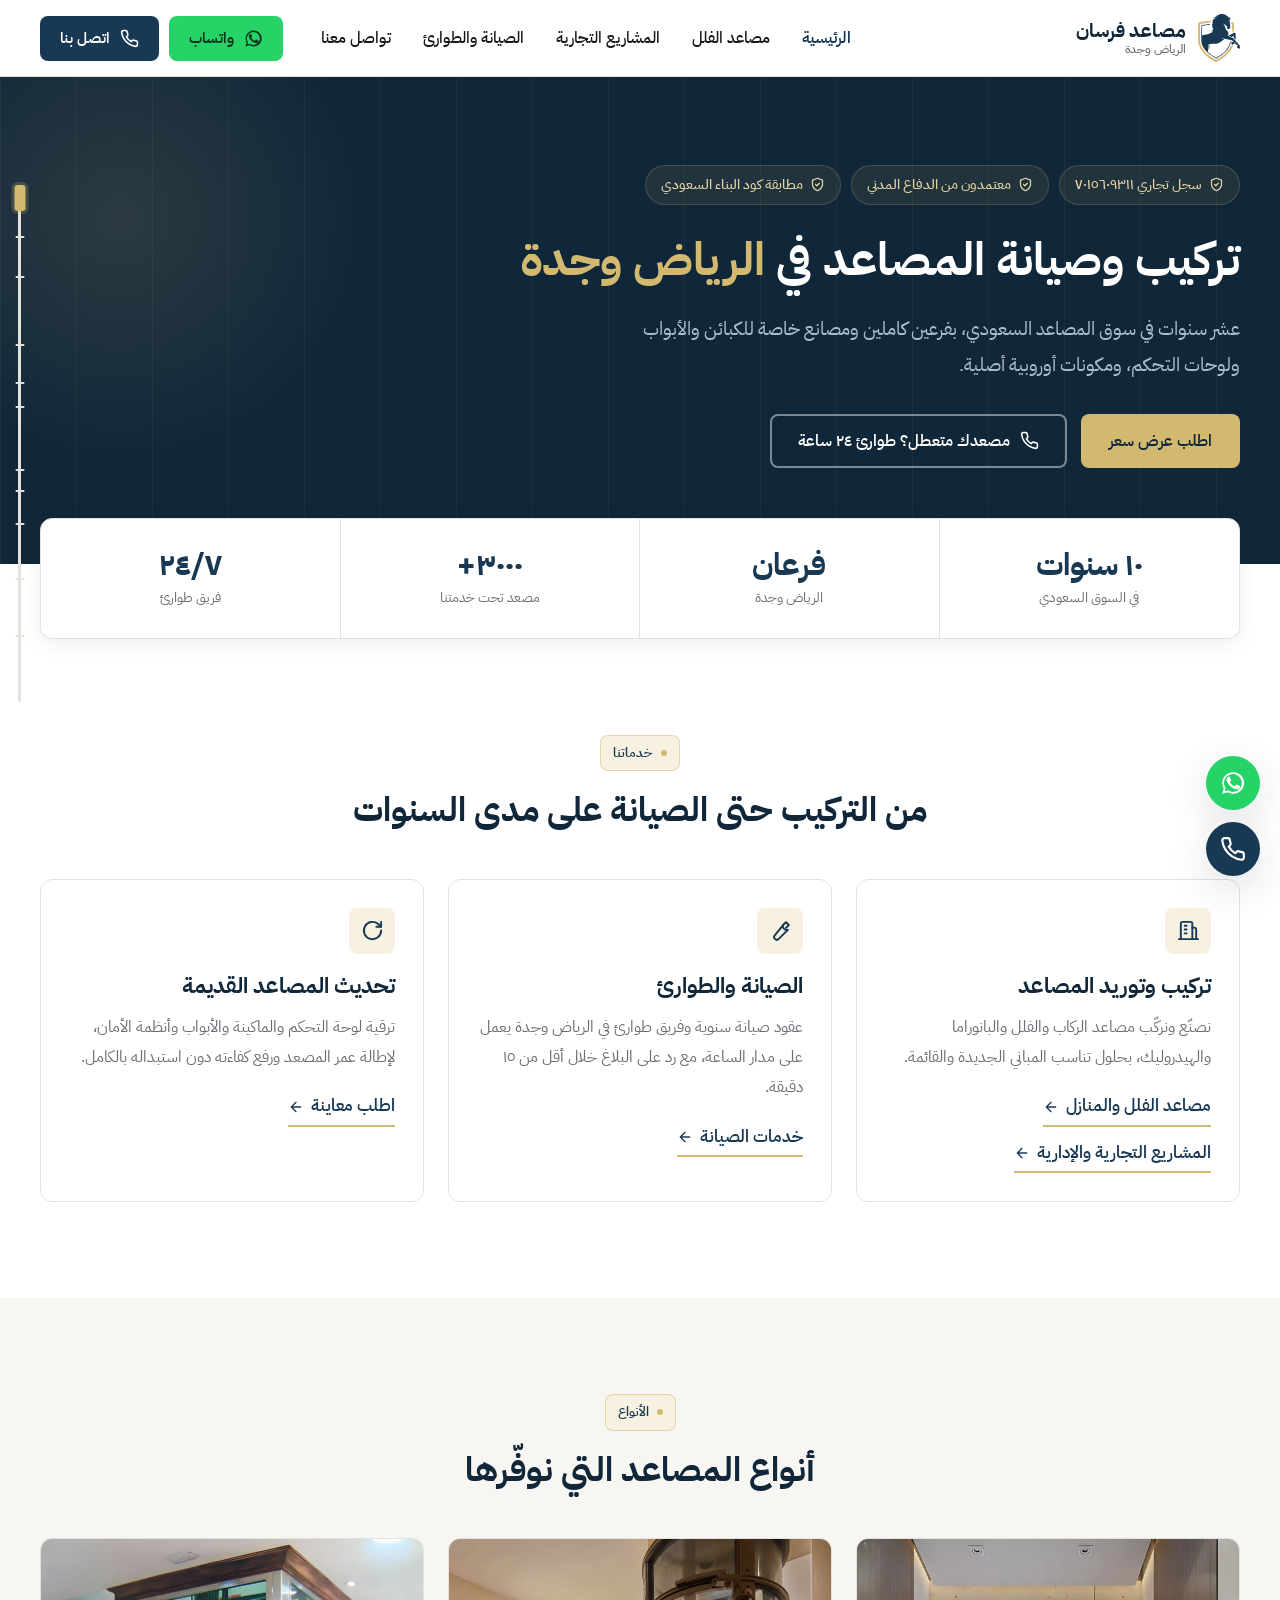
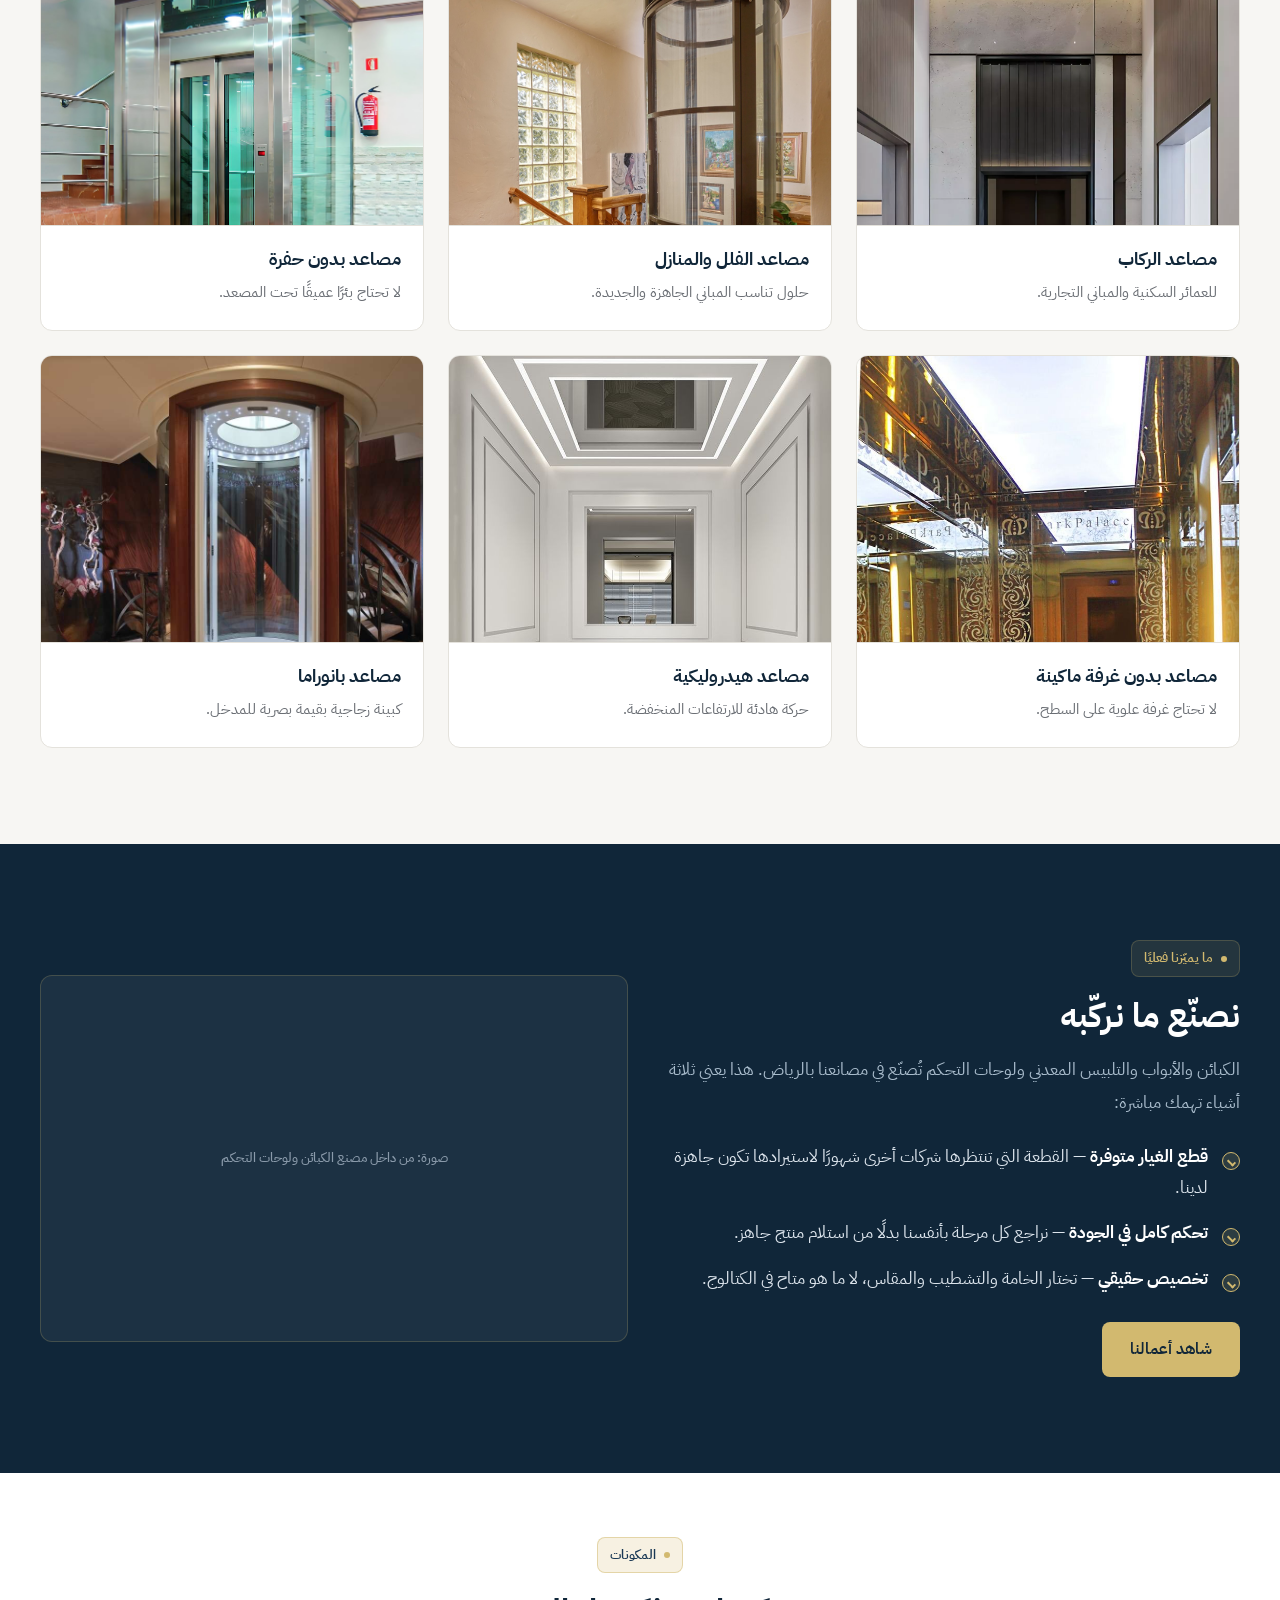
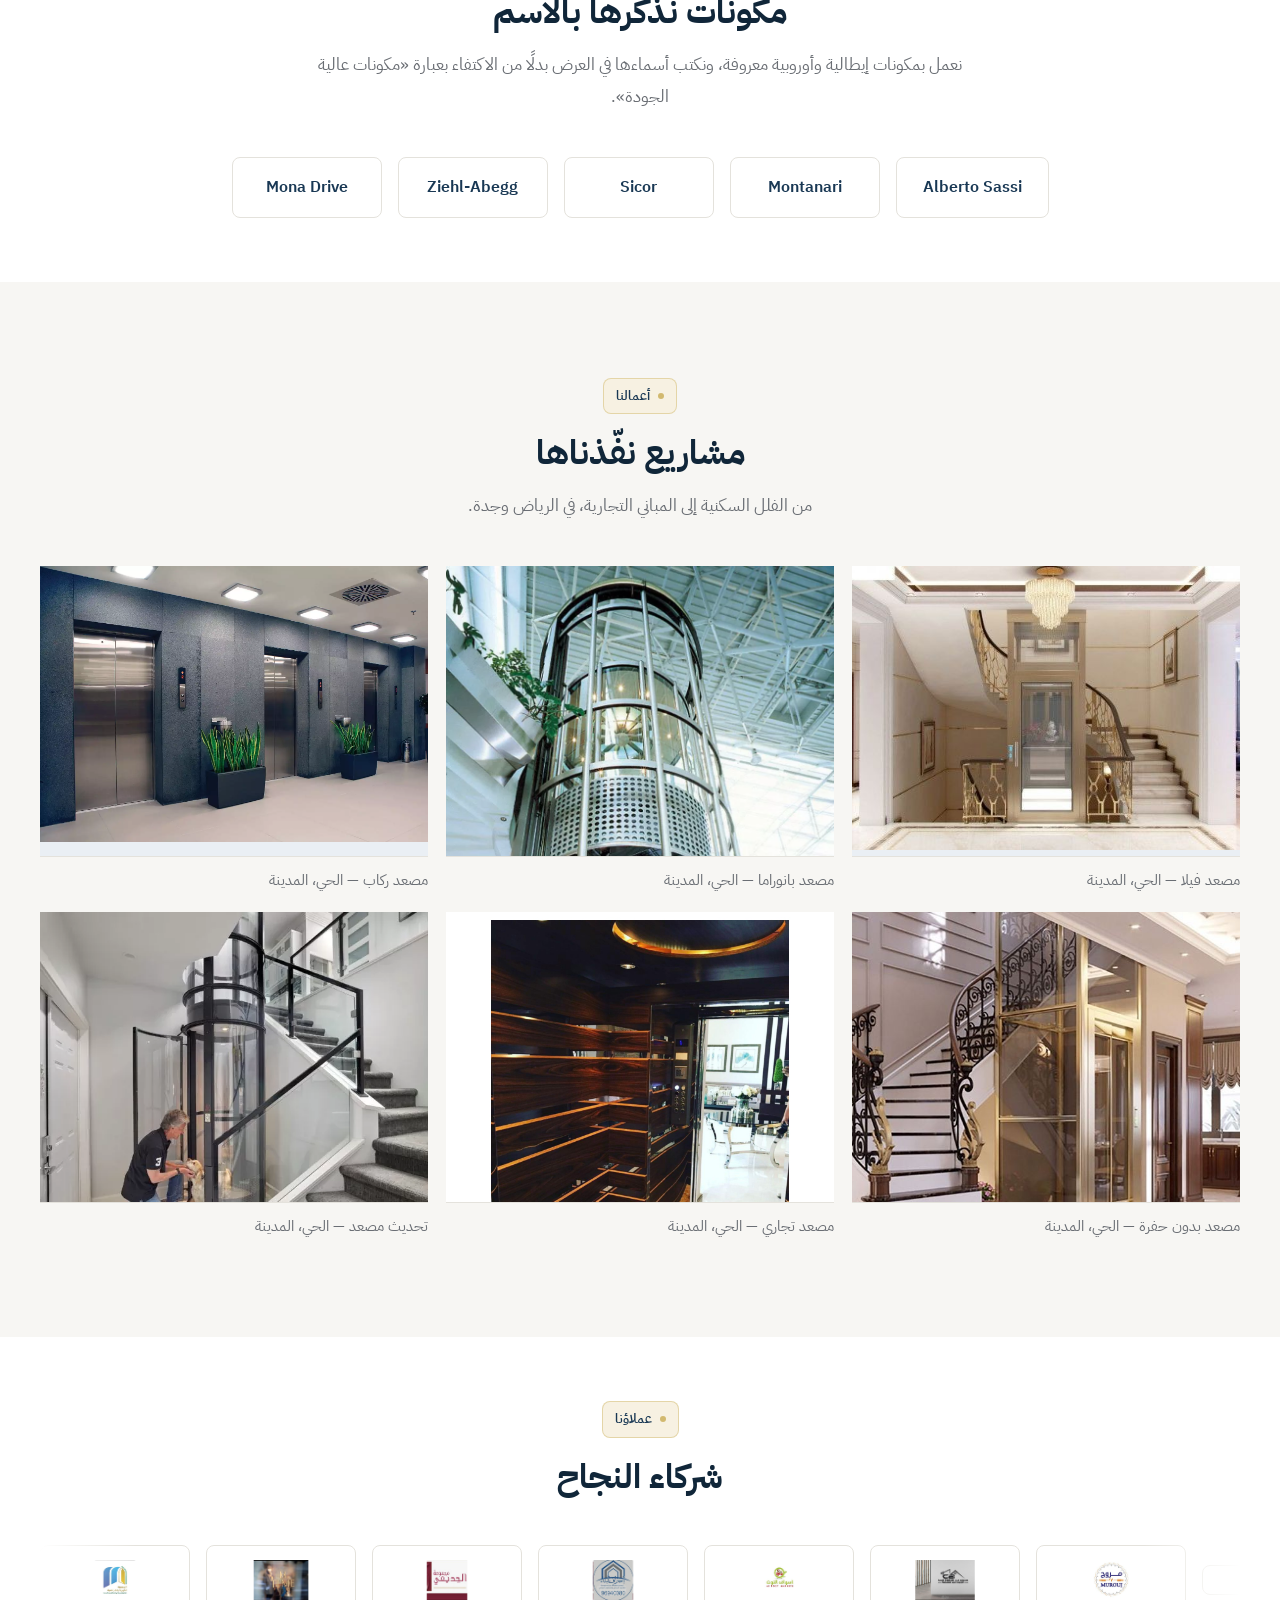
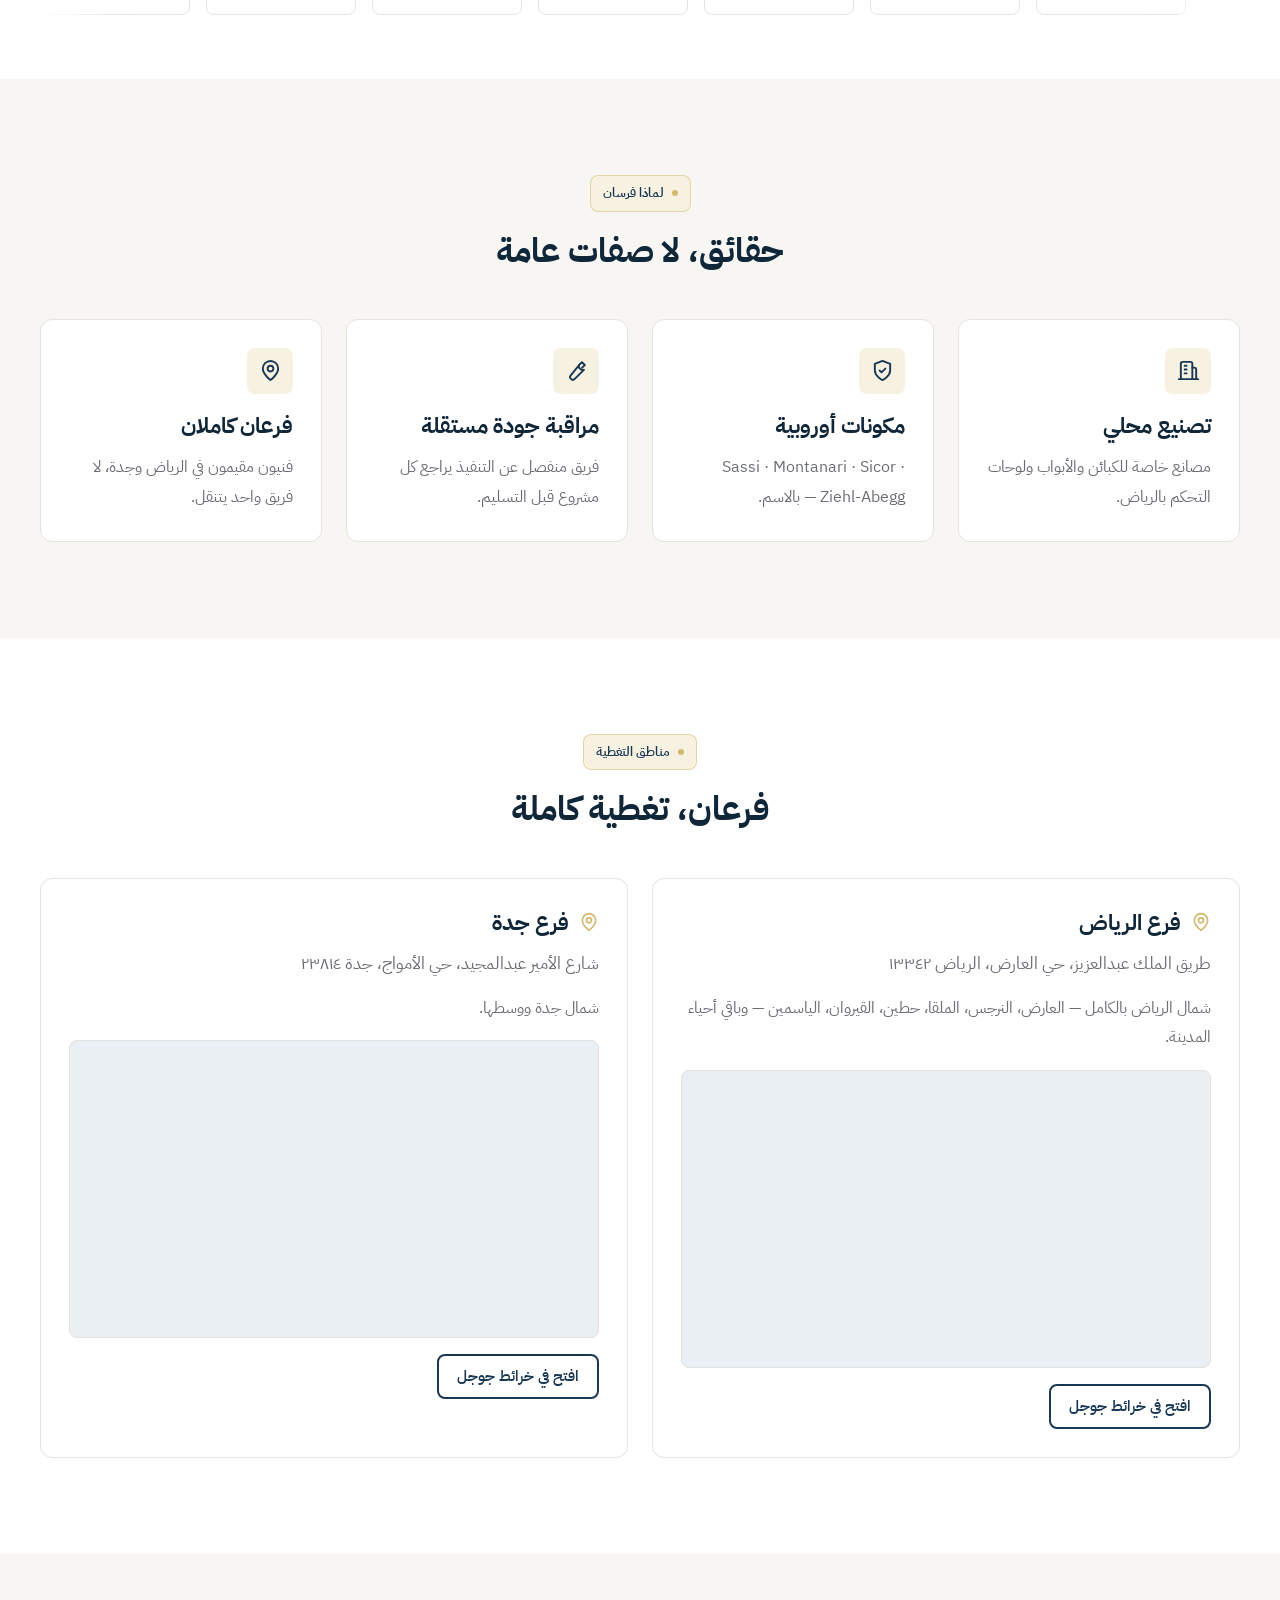
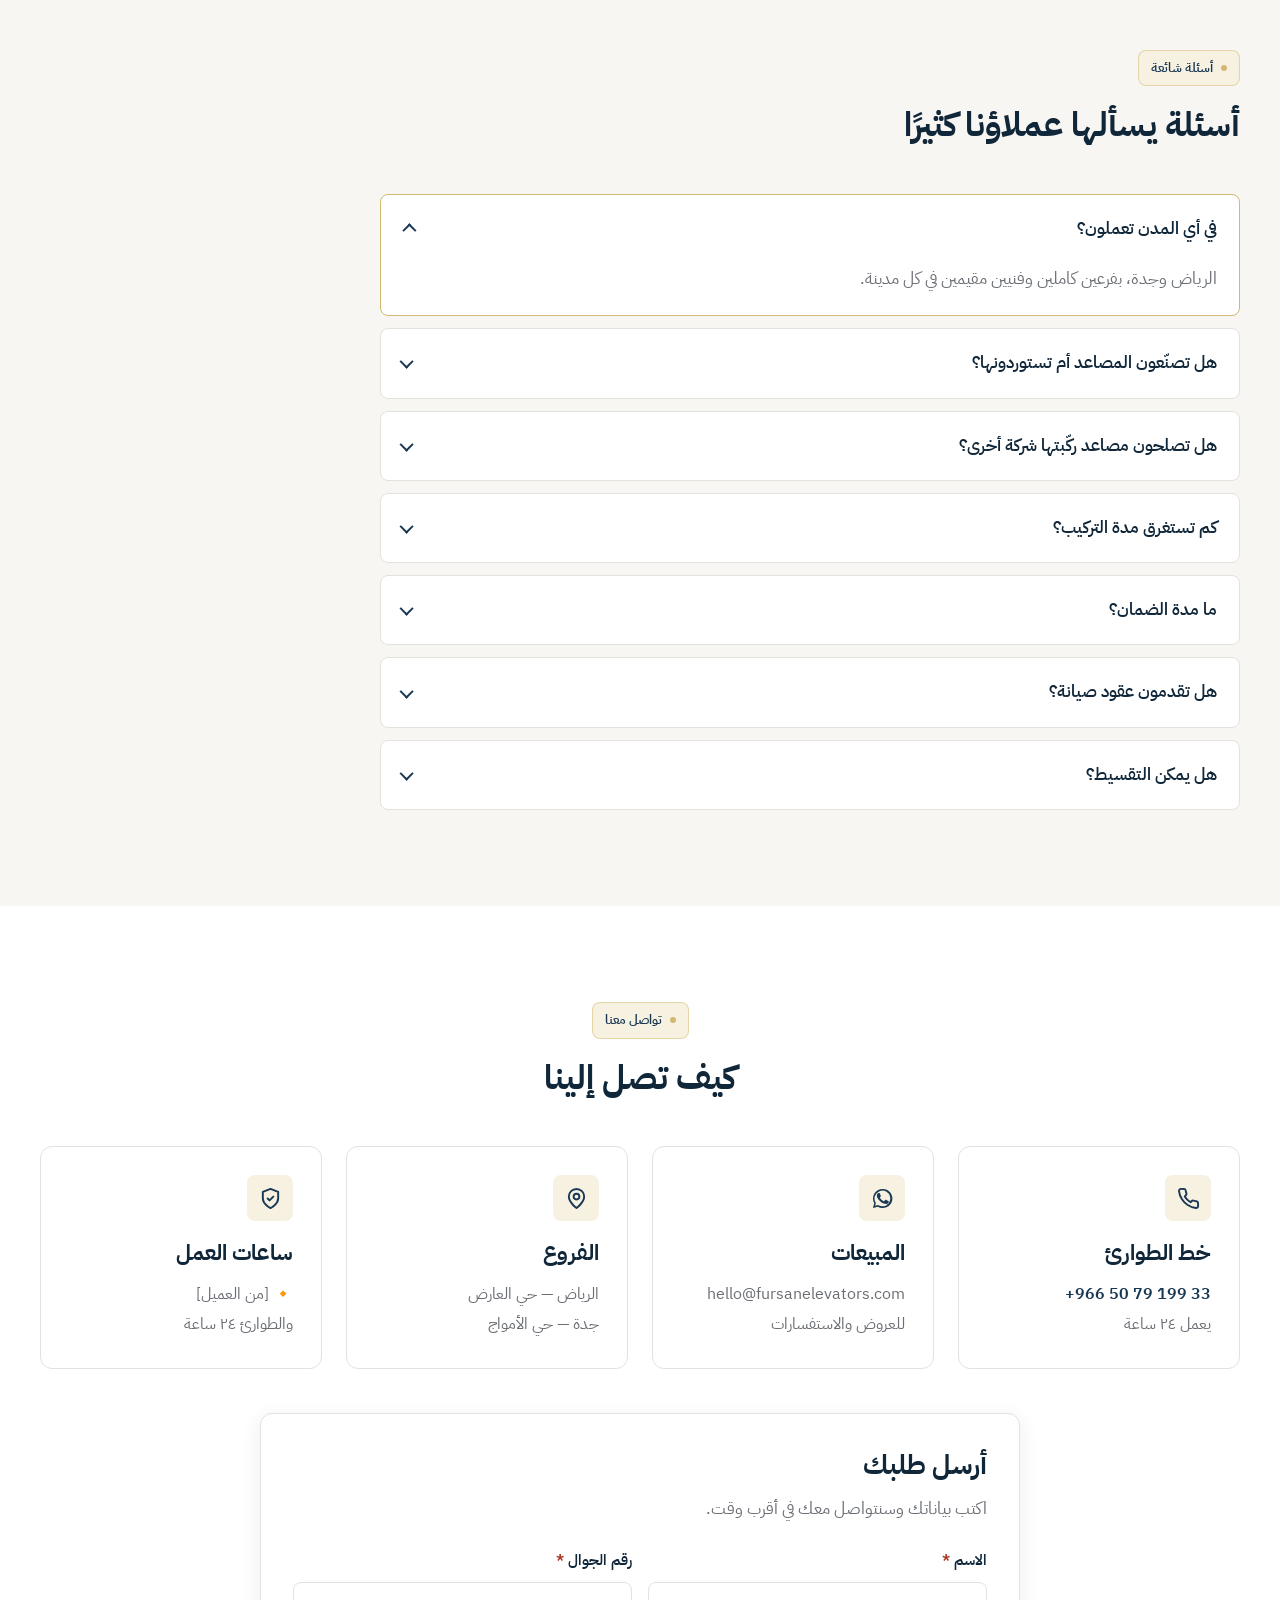
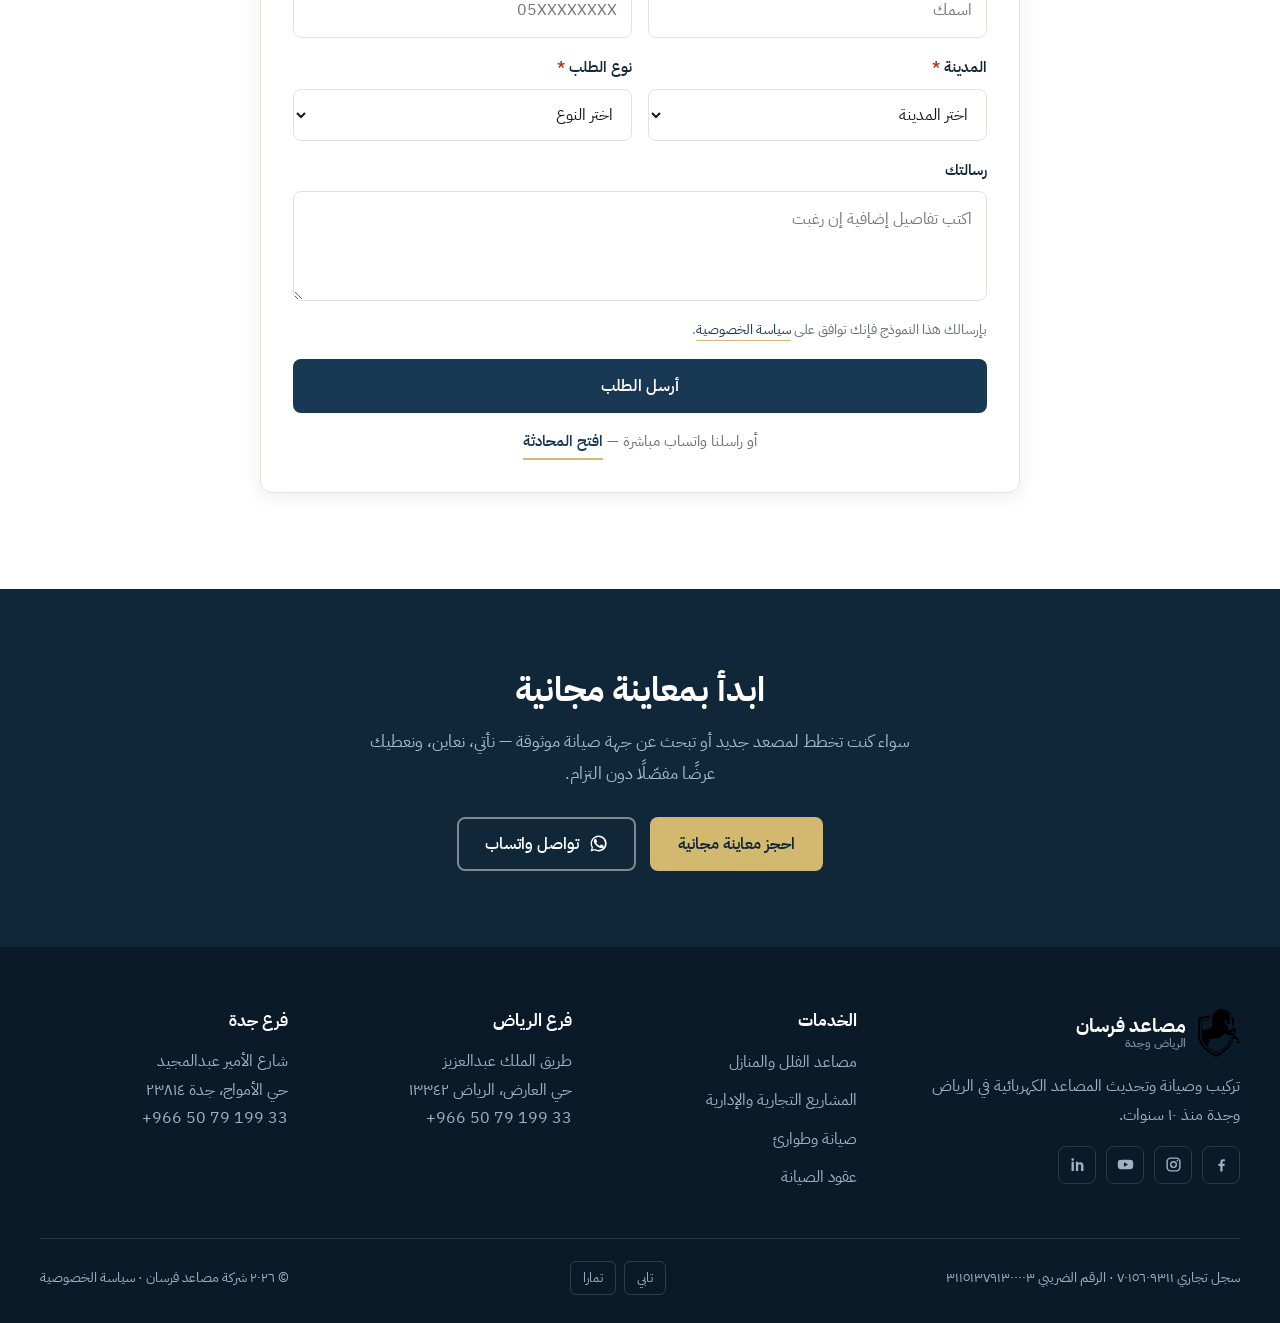
<file: index.html>
<!DOCTYPE html>
<html lang="ar" dir="rtl">
<head>
<meta charset="UTF-8">
<meta name="viewport" content="width=device-width, initial-scale=1">
<title>تركيب وصيانة مصاعد في الرياض وجدة | شركة مصاعد فرسان</title>
<meta name="description" content="شركة مصاعد فرسان — تركيب وصيانة وتحديث المصاعد في الرياض وجدة. تصنيع محلي للكبائن والأبواب، مكونات أوروبية، وفريق طوارئ على مدار الساعة.">
<link rel="canonical" href="https://fursanelevators.com/lp/">
<meta property="og:title" content="تركيب وصيانة مصاعد في الرياض وجدة | شركة مصاعد فرسان">
<meta property="og:description" content="تصنيع محلي للكبائن والأبواب، مكونات أوروبية، وفريق طوارئ على مدار الساعة في الرياض وجدة.">
<meta property="og:type" content="website">
<meta property="og:locale" content="ar_SA">

<link rel="icon" href="assets/fursan-logo-mono.svg" type="image/svg+xml">
<link rel="preconnect" href="https://fonts.googleapis.com">
<link rel="preconnect" href="https://fonts.gstatic.com" crossorigin>
<link rel="stylesheet" href="https://fonts.googleapis.com/css2?family=IBM+Plex+Sans+Arabic:wght@400;500;600;700&display=swap">
<link rel="stylesheet" href="styles.css">

<!-- GTM -->
<script>(function(w,d,s,l,i){w[l]=w[l]||[];w[l].push({'gtm.start':new Date().getTime(),event:'gtm.js'});
var f=d.getElementsByTagName(s)[0],j=d.createElement(s),dl=l!='dataLayer'?'&l='+l:'';j.async=true;
j.src='https://www.googletagmanager.com/gtm.js?id='+i+dl;f.parentNode.insertBefore(j,f);})
(window,document,'script','dataLayer','GTM-TT5C4GKQ');</script>

<script type="application/ld+json">
{
  "@context": "https://schema.org",
  "@type": "Organization",
  "name": "شركة مصاعد فرسان",
  "url": "https://fursanelevators.com/",
  "logo": "https://fursanelevators.com/lp/assets/fursan-logo.svg",
  "telephone": "+966507919933",
  "sameAs": [
    "https://www.facebook.com/fursan.elevators/",
    "https://www.instagram.com/fursanelevators/",
    "https://www.youtube.com/@fursanelevators-3045"
  ],
  "department": [
    {
      "@type": "LocalBusiness",
      "name": "مصاعد فرسان — فرع الرياض",
      "telephone": "+966507919933",
      "address": {
        "@type": "PostalAddress",
        "streetAddress": "طريق الملك عبدالعزيز، حي العارض",
        "addressLocality": "الرياض",
        "postalCode": "13342",
        "addressCountry": "SA"
      }
    },
    {
      "@type": "LocalBusiness",
      "name": "مصاعد فرسان — فرع جدة",
      "telephone": "+966507919933",
      "address": {
        "@type": "PostalAddress",
        "streetAddress": "شارع الأمير عبدالمجيد، حي الأمواج",
        "addressLocality": "جدة",
        "postalCode": "23814",
        "addressCountry": "SA"
      }
    }
  ]
}
</script>
</head>

<body data-page="home" data-page-name="الصفحة الرئيسية">
<noscript><iframe src="https://www.googletagmanager.com/ns.html?id=GTM-TT5C4GKQ" height="0" width="0" style="display:none;visibility:hidden"></iframe></noscript>

<!-- ملف الأيقونات -->
<svg width="0" height="0" style="position:absolute" aria-hidden="true" focusable="false">
  <symbol id="i-phone" viewBox="0 0 24 24" fill="none" stroke="currentColor" stroke-width="2" stroke-linecap="round" stroke-linejoin="round"><path d="M22 16.9v3a2 2 0 0 1-2.2 2 19.8 19.8 0 0 1-8.6-3.1 19.5 19.5 0 0 1-6-6A19.8 19.8 0 0 1 2.1 4.2 2 2 0 0 1 4.1 2h3a2 2 0 0 1 2 1.7c.1 1 .4 1.9.7 2.8a2 2 0 0 1-.5 2.1L8.1 9.9a16 16 0 0 0 6 6l1.3-1.3a2 2 0 0 1 2.1-.4c.9.3 1.8.6 2.8.7a2 2 0 0 1 1.7 2Z"/></symbol>
  <symbol id="i-wa" viewBox="0 0 24 24" fill="currentColor"><path d="M17.5 14.4c-.3-.2-1.7-.9-2-1-.3-.1-.5-.1-.7.1-.2.3-.7 1-.9 1.2-.2.2-.3.2-.6.1a8 8 0 0 1-2.4-1.5 9 9 0 0 1-1.6-2c-.2-.3 0-.5.1-.6l.5-.6.3-.5v-.5l-1-2.3c-.2-.6-.5-.5-.7-.5h-.6c-.2 0-.5.1-.8.4-.3.3-1 1-1 2.5s1.1 2.9 1.2 3.1c.2.2 2.2 3.4 5.3 4.7.7.3 1.3.5 1.8.6.7.2 1.4.2 1.9.1.6-.1 1.7-.7 2-1.4.2-.7.2-1.3.2-1.4l-.5-.3ZM12 2a10 10 0 0 0-8.6 15L2 22l5.2-1.4A10 10 0 1 0 12 2Zm0 18.2c-1.5 0-3-.4-4.3-1.2l-.3-.2-3.1.8.8-3-.2-.3A8.2 8.2 0 1 1 12 20.2Z"/></symbol>
  <symbol id="i-shield" viewBox="0 0 24 24" fill="none" stroke="currentColor" stroke-width="2" stroke-linecap="round" stroke-linejoin="round"><path d="M12 22s8-4 8-10V5l-8-3-8 3v7c0 6 8 10 8 10Z"/><path d="m9 12 2 2 4-4"/></symbol>
  <symbol id="i-wrench" viewBox="0 0 24 24" fill="none" stroke="currentColor" stroke-width="2" stroke-linecap="round" stroke-linejoin="round"><path d="M14.7 6.3a4 4 0 0 0 5 5l-9.5 9.5a2.8 2.8 0 0 1-4-4Z"/><path d="m14.7 6.3 3-3 3 3-3 3"/></symbol>
  <symbol id="i-build" viewBox="0 0 24 24" fill="none" stroke="currentColor" stroke-width="2" stroke-linecap="round" stroke-linejoin="round"><path d="M4 21V5a2 2 0 0 1 2-2h8a2 2 0 0 1 2 2v16"/><path d="M16 9h2a2 2 0 0 1 2 2v10"/><path d="M2 21h20M8 7h2M8 11h2M8 15h2"/></symbol>
  <symbol id="i-refresh" viewBox="0 0 24 24" fill="none" stroke="currentColor" stroke-width="2" stroke-linecap="round" stroke-linejoin="round"><path d="M21 12a9 9 0 1 1-3-6.7L21 8"/><path d="M21 3v5h-5"/></symbol>
  <symbol id="i-pin" viewBox="0 0 24 24" fill="none" stroke="currentColor" stroke-width="2" stroke-linecap="round" stroke-linejoin="round"><path d="M20 10c0 6-8 12-8 12s-8-6-8-12a8 8 0 0 1 16 0Z"/><circle cx="12" cy="10" r="3"/></symbol>
  <symbol id="i-arrow" viewBox="0 0 24 24" fill="none" stroke="currentColor" stroke-width="2" stroke-linecap="round" stroke-linejoin="round"><path d="M19 12H5M12 19l-7-7 7-7"/></symbol>
  <symbol id="i-fb" viewBox="0 0 24 24" fill="currentColor"><path d="M13.5 22v-8h2.7l.4-3.1h-3.1V8.9c0-.9.25-1.5 1.55-1.5H16.7V4.6A22 22 0 0 0 14.3 4.5c-2.4 0-4 1.45-4 4.1v2.3H7.6V14h2.7v8Z"/></symbol>
  <symbol id="i-ig" viewBox="0 0 24 24" fill="none" stroke="currentColor" stroke-width="2"><rect x="3" y="3" width="18" height="18" rx="5"/><circle cx="12" cy="12" r="4"/><circle cx="17.5" cy="6.5" r="1.2" fill="currentColor" stroke="none"/></symbol>
  <symbol id="i-yt" viewBox="0 0 24 24" fill="currentColor"><path d="M22.5 7.6a2.7 2.7 0 0 0-1.9-1.9C18.9 5.2 12 5.2 12 5.2s-6.9 0-8.6.5A2.7 2.7 0 0 0 1.5 7.6 28 28 0 0 0 1 12a28 28 0 0 0 .5 4.4 2.7 2.7 0 0 0 1.9 1.9c1.7.5 8.6.5 8.6.5s6.9 0 8.6-.5a2.7 2.7 0 0 0 1.9-1.9A28 28 0 0 0 23 12a28 28 0 0 0-.5-4.4ZM9.8 15.3V8.7l5.7 3.3Z"/></symbol>
  <symbol id="i-in" viewBox="0 0 24 24" fill="currentColor"><path d="M6.9 8.2H3.6V21h3.3ZM5.25 3a1.9 1.9 0 1 0 0 3.8 1.9 1.9 0 0 0 0-3.8ZM20.4 13.6c0-3.3-1.8-4.9-4.1-4.9-1.9 0-2.8 1.05-3.25 1.8V8.2H9.75c.05.95 0 12.8 0 12.8H13v-7.15c0-.35.05-.7.15-.95.25-.7.85-1.4 1.9-1.4 1.35 0 1.95.95 1.95 2.4V21h3.4Z"/></symbol>
</svg>

<a class="skip-link" href="#main">تخطي إلى المحتوى</a>

<!-- ==================== الهيدر ==================== -->
<header class="header">
  <div class="container header__inner">
    <a class="brand" href="index.html">
      <img src="assets/fursan-logo.svg" alt="" width="42" height="48">
      <span class="brand__name">مصاعد فرسان<span class="brand__tag">الرياض وجدة</span></span>
    </a>

    <button class="burger" type="button" aria-label="القائمة" aria-expanded="false">
      <span></span><span></span><span></span>
    </button>

    <nav class="nav" aria-label="التنقل الرئيسي">
      <a href="index.html" aria-current="page">الرئيسية</a>
      <a href="villa-elevators.html">مصاعد الفلل</a>
      <a href="projects.html">المشاريع التجارية</a>
      <a href="maintenance.html">الصيانة والطوارئ</a>
      <a href="#contact">تواصل معنا</a>
    </nav>

    <div class="header__actions">
      <a class="btn btn--wa btn--sm" data-loc="header" href="https://wa.me/966507919933?text=%D8%A7%D9%84%D8%B3%D9%84%D8%A7%D9%85%20%D8%B9%D9%84%D9%8A%D9%83%D9%85%D8%8C%20%D8%A3%D8%B1%D8%BA%D8%A8%20%D9%81%D9%8A%20%D8%A7%D9%84%D8%A7%D8%B3%D8%AA%D9%81%D8%B3%D8%A7%D8%B1%20%D8%B9%D9%86%20" target="_blank" rel="noopener">
        <svg><use href="#i-wa"></use></svg> واتساب
      </a>
      <a class="btn btn--primary btn--sm" data-loc="header" href="tel:+966507919933">
        <svg><use href="#i-phone"></use></svg> اتصل بنا
      </a>
    </div>
  </div>
</header>

<!-- مؤشر البئر -->
<div class="shaft" aria-hidden="true"><span class="shaft__car"></span></div>

<main id="main">

<!-- ==================== الهيرو ==================== -->
<section class="hero">
  <div class="container">
    <div class="hero__inner">
      <div class="badges">
        <span class="badge"><svg><use href="#i-shield"></use></svg> سجل تجاري ٧٠١٥٦٠٩٣١١</span>
        <!-- 🔸 احذف الشارة التالية إن لم يتأكد اعتماد الدفاع المدني -->
        <span class="badge"><svg><use href="#i-shield"></use></svg> معتمدون من الدفاع المدني</span>
        <span class="badge"><svg><use href="#i-shield"></use></svg> مطابقة كود البناء السعودي</span>
      </div>

      <h1>تركيب وصيانة المصاعد في <span class="hl">الرياض وجدة</span></h1>

      <p class="hero__sub">
        عشر سنوات في سوق المصاعد السعودي، بفرعين كاملين ومصانع خاصة للكبائن والأبواب
        ولوحات التحكم، ومكونات أوروبية أصلية.
      </p>

      <div class="btn-row">
        <a class="btn btn--gold" href="#contact">اطلب عرض سعر</a>
        <a class="btn btn--ghost-light" data-loc="hero_emergency" href="tel:+966507919933">
          <svg><use href="#i-phone"></use></svg> مصعدك متعطل؟ طوارئ ٢٤ ساعة
        </a>
      </div>
    </div>
  </div>
</section>

<!-- ==================== الأرقام ==================== -->
<section class="stats">
  <div class="container">
    <div class="stats__inner">
      <div class="stat"><div class="stat__n">١٠ سنوات</div><div class="stat__l">في السوق السعودي</div></div>
      <div class="stat"><div class="stat__n">فرعان</div><div class="stat__l">الرياض وجدة</div></div>
      <!-- 🔸 الرقم التالي يحتاج تأكيدًا من العميل -->
      <div class="stat"><div class="stat__n">+٣٠٠٠</div><div class="stat__l">مصعد تحت خدمتنا</div></div>
      <div class="stat"><div class="stat__n">٢٤/٧</div><div class="stat__l">فريق طوارئ</div></div>
    </div>
  </div>
</section>

<!-- ==================== الخدمات ==================== -->
<section class="section" id="services">
  <div class="container">
    <div class="section-head section-head--center reveal">
      <span class="eyebrow">خدماتنا</span>
      <h2>من التركيب حتى الصيانة على مدى السنوات</h2>
    </div>

    <div class="grid grid-3 reveal">
      <article class="card">
        <div class="icon-box"><svg><use href="#i-build"></use></svg></div>
        <h3>تركيب وتوريد المصاعد</h3>
        <p>نصنّع ونركّب مصاعد الركاب والفلل والبانوراما والهيدروليك، بحلول تناسب المباني الجديدة والقائمة.</p>
        <div class="card__foot" style="display:grid;gap:10px;justify-items:start">
          <a class="link-more" href="villa-elevators.html" data-service-link="villa">
            مصاعد الفلل والمنازل <svg width="16" height="16"><use href="#i-arrow"></use></svg>
          </a>
          <a class="link-more" href="projects.html" data-service-link="projects">
            المشاريع التجارية والإدارية <svg width="16" height="16"><use href="#i-arrow"></use></svg>
          </a>
        </div>
      </article>

      <article class="card">
        <div class="icon-box"><svg><use href="#i-wrench"></use></svg></div>
        <h3>الصيانة والطوارئ</h3>
        <p>عقود صيانة سنوية وفريق طوارئ في الرياض وجدة يعمل على مدار الساعة، مع رد على البلاغ خلال أقل من ١٥ دقيقة.</p>
        <div class="card__foot">
          <a class="link-more" href="maintenance.html" data-service-link="maintenance">
            خدمات الصيانة <svg width="16" height="16"><use href="#i-arrow"></use></svg>
          </a>
        </div>
      </article>

      <article class="card">
        <div class="icon-box"><svg><use href="#i-refresh"></use></svg></div>
        <h3>تحديث المصاعد القديمة</h3>
        <p>ترقية لوحة التحكم والماكينة والأبواب وأنظمة الأمان، لإطالة عمر المصعد ورفع كفاءته دون استبداله بالكامل.</p>
        <div class="card__foot">
          <a class="link-more" href="#contact">
            اطلب معاينة <svg width="16" height="16"><use href="#i-arrow"></use></svg>
          </a>
        </div>
      </article>
    </div>
  </div>
</section>

<!-- ==================== أنواع المصاعد ==================== -->
<section class="section section--alt" id="types">
  <div class="container">
    <div class="section-head section-head--center reveal">
      <span class="eyebrow">الأنواع</span>
      <h2>أنواع المصاعد التي نوفّرها</h2>
    </div>

    <div class="grid grid-6 reveal">
      <article class="type-card">
        <div class="ph"><img src="assets/gallery/hallway-passenger.jpg" alt="مصعد ركاب" loading="lazy"></div>
        <div class="type-card__body"><h3>مصاعد الركاب</h3><p>للعمائر السكنية والمباني التجارية.</p></div>
      </article>
      <article class="type-card">
        <div class="ph"><img src="assets/gallery/shaft-villa-5.jpg" alt="مصعد فيلا" loading="lazy"></div>
        <div class="type-card__body"><h3>مصاعد الفلل والمنازل</h3><p>حلول تناسب المباني الجاهزة والجديدة.</p></div>
      </article>
      <article class="type-card">
        <div class="ph"><img src="assets/gallery/shaft-villa-1.jpg" alt="مصعد بدون حفرة" loading="lazy"></div>
        <div class="type-card__body"><h3>مصاعد بدون حفرة</h3><p>لا تحتاج بئرًا عميقًا تحت المصعد.</p></div>
      </article>
      <article class="type-card">
        <div class="ph"><img src="assets/gallery/cabin-gold-1.jpg" alt="مصعد بدون غرفة ماكينة" loading="lazy"></div>
        <div class="type-card__body"><h3>مصاعد بدون غرفة ماكينة</h3><p>لا تحتاج غرفة علوية على السطح.</p></div>
      </article>
      <article class="type-card">
        <div class="ph"><img src="assets/gallery/cabin-white-1.jpg" alt="مصعد هيدروليكي" loading="lazy"></div>
        <div class="type-card__body"><h3>مصاعد هيدروليكية</h3><p>حركة هادئة للارتفاعات المنخفضة.</p></div>
      </article>
      <article class="type-card">
        <div class="ph"><img src="assets/gallery/panorama-3.jpg" alt="مصعد بانوراما" loading="lazy"></div>
        <div class="type-card__body"><h3>مصاعد بانوراما</h3><p>كبينة زجاجية بقيمة بصرية للمدخل.</p></div>
      </article>
    </div>
  </div>
</section>

<!-- ==================== التصنيع المحلي ==================== -->
<section class="section section--dark" id="manufacturing">
  <div class="container">
    <div class="grid grid-2 reveal" style="align-items:center">
      <div>
        <span class="eyebrow">ما يميّزنا فعليًا</span>
        <h2>نصنّع ما نركّبه</h2>
        <p style="margin:14px 0 22px;color:#A9BCCC">
          الكبائن والأبواب والتلبيس المعدني ولوحات التحكم تُصنّع في مصانعنا بالرياض.
          هذا يعني ثلاثة أشياء تهمك مباشرة:
        </p>
        <ul class="checks">
          <li><strong style="color:#fff">قطع الغيار متوفرة</strong> — القطعة التي تنتظرها شركات أخرى شهورًا لاستيرادها تكون جاهزة لدينا.</li>
          <li><strong style="color:#fff">تحكم كامل في الجودة</strong> — نراجع كل مرحلة بأنفسنا بدلًا من استلام منتج جاهز.</li>
          <li><strong style="color:#fff">تخصيص حقيقي</strong> — تختار الخامة والتشطيب والمقاس، لا ما هو متاح في الكتالوج.</li>
        </ul>
        <div class="btn-row" style="margin-top:28px">
          <a class="btn btn--gold" href="#gallery">شاهد أعمالنا</a>
        </div>
      </div>
      <!-- 🔸 استبدل بصورة من داخل المصنع -->
      <div class="ph ph--wide" data-label="صورة: من داخل مصنع الكبائن ولوحات التحكم" style="background:rgba(255,255,255,.05);border-color:rgba(210,185,111,.22)"></div>
    </div>
  </div>
</section>

<!-- ==================== المكونات ==================== -->
<section class="section section--tight" id="components">
  <div class="container">
    <div class="section-head section-head--center reveal">
      <span class="eyebrow">المكونات</span>
      <h2>مكونات نذكرها بالاسم</h2>
      <p>نعمل بمكونات إيطالية وأوروبية معروفة، ونكتب أسماءها في العرض بدلًا من الاكتفاء بعبارة «مكونات عالية الجودة».</p>
    </div>
    <div class="logos reveal">
      <span class="logo-chip">Alberto Sassi</span>
      <span class="logo-chip">Montanari</span>
      <span class="logo-chip">Sicor</span>
      <span class="logo-chip">Ziehl-Abegg</span>
      <span class="logo-chip">Mona Drive</span>
    </div>
  </div>
</section>

<!-- ==================== المعرض ==================== -->
<section class="section section--alt" id="gallery">
  <div class="container">
    <div class="section-head section-head--center reveal">
      <span class="eyebrow">أعمالنا</span>
      <h2>مشاريع نفّذناها</h2>
      <p>من الفلل السكنية إلى المباني التجارية، في الرياض وجدة.</p>
    </div>

    <!-- 🔸 استبدل التعليق باسم المشروع والحي الحقيقي -->
    <div class="gallery reveal">
      <figure><div class="ph"><img src="assets/gallery/shaft-villa-4.jpg" alt="مصعد فيلا" loading="lazy"></div><figcaption>مصعد فيلا — الحي، المدينة</figcaption></figure>
      <figure><div class="ph"><img src="assets/gallery/panorama-1.jpg" alt="مصعد بانوراما" loading="lazy"></div><figcaption>مصعد بانوراما — الحي، المدينة</figcaption></figure>
      <figure><div class="ph"><img src="assets/gallery/lobby-passenger.jpg" alt="مصعد ركاب" loading="lazy"></div><figcaption>مصعد ركاب — الحي، المدينة</figcaption></figure>
      <figure><div class="ph"><img src="assets/gallery/shaft-villa-3.jpg" alt="مصعد بدون حفرة" loading="lazy"></div><figcaption>مصعد بدون حفرة — الحي، المدينة</figcaption></figure>
      <figure><div class="ph"><img src="assets/gallery/cabin-wood-1.jpg" alt="مصعد تجاري" loading="lazy"></div><figcaption>مصعد تجاري — الحي، المدينة</figcaption></figure>
      <figure><div class="ph"><img src="assets/gallery/installation-tech.jpg" alt="تحديث مصعد" loading="lazy"></div><figcaption>تحديث مصعد — الحي، المدينة</figcaption></figure>
    </div>
  </div>
</section>

<!-- ==================== العملاء ==================== -->
<section class="section section--tight" id="clients">
  <div class="container">
    <div class="section-head section-head--center reveal">
      <span class="eyebrow">عملاؤنا</span>
      <h2>شركاء النجاح</h2>
    </div>
    <!-- شعارات عملاء فرسان (48 شعار)، مأخوذة من fursanelevators.com/clients/ —
         المجموعتان متطابقتان عمدًا (الثانية مخفية عن قارئ الشاشة) عشان يبان الكاروسيل متصل بدون فجوة —
         حافظ على نفس عدد الشعارات وترتيبها في المجموعتين لو أضفت/حذفت عميل. -->
    <div class="logos-marquee reveal">
      <div class="logos-track">
        <div class="logos-group">
          <span class="logo-chip"><img src="assets/clients/client-1.png" alt="الجمعية الخيرية بالمزاحمية" loading="lazy" width="270" height="180"></span>
          <span class="logo-chip"><img src="assets/clients/client-2.png" alt="فندق تايم (Time Hotel)" loading="lazy" width="270" height="180"></span>
          <span class="logo-chip"><img src="assets/clients/client-3.png" alt="مجموعة الجديفي" loading="lazy" width="270" height="180"></span>
          <span class="logo-chip"><img src="assets/clients/client-4.png" alt="احتراف البناء للتشييد والمقاولات" loading="lazy" width="270" height="180"></span>
          <span class="logo-chip"><img src="assets/clients/client-5.png" alt="اسواق التوت" loading="lazy" width="270" height="180"></span>
          <span class="logo-chip"><img src="assets/clients/client-6.png" alt="صندوق البناء للمقاولات العامة" loading="lazy" width="270" height="180"></span>
          <span class="logo-chip"><img src="assets/clients/client-7.png" alt="مروج (Murouj)" loading="lazy" width="270" height="180"></span>
          <span class="logo-chip"><img src="assets/clients/client-8.png" alt="شركة الدافع للتجارة والمقاولات" loading="lazy" width="270" height="180"></span>
          <span class="logo-chip"><img src="assets/clients/client-9.png" alt="إيثار العقارية" loading="lazy" width="270" height="180"></span>
          <span class="logo-chip"><img src="assets/clients/client-10.png" alt="بركة للاستثمار" loading="lazy" width="270" height="180"></span>
          <span class="logo-chip"><img src="assets/clients/client-11.png" alt="Benchmark" loading="lazy" width="270" height="180"></span>
          <span class="logo-chip"><img src="assets/clients/client-12.png" alt="سمائي (SAMAAI)" loading="lazy" width="270" height="180"></span>
          <span class="logo-chip"><img src="assets/clients/client-13.png" alt="دار الأركان" loading="lazy" width="270" height="180"></span>
          <span class="logo-chip"><img src="assets/clients/client-14.png" alt="درة العالمي لطب الأسنان" loading="lazy" width="270" height="180"></span>
          <span class="logo-chip"><img src="assets/clients/client-15.png" alt="دارات (Darat)" loading="lazy" width="270" height="180"></span>
          <span class="logo-chip"><img src="assets/clients/client-16.png" alt="فتيل للأعمال" loading="lazy" width="270" height="180"></span>
          <span class="logo-chip"><img src="assets/clients/client-17.png" alt="التعمير للمقاولات العامة" loading="lazy" width="270" height="180"></span>
          <span class="logo-chip"><img src="assets/clients/client-18.png" alt="Haseen" loading="lazy" width="270" height="180"></span>
          <span class="logo-chip"><img src="assets/clients/client-19.png" alt="Creative Art" loading="lazy" width="270" height="180"></span>
          <span class="logo-chip"><img src="assets/clients/client-20.png" alt="مدن (MODON)" loading="lazy" width="270" height="180"></span>
          <span class="logo-chip"><img src="assets/clients/client-21.png" alt="دخون (Dkhoun)" loading="lazy" width="270" height="180"></span>
          <span class="logo-chip"><img src="assets/clients/client-22.png" alt="مدارس رؤية المجتمع العالمية" loading="lazy" width="270" height="180"></span>
          <span class="logo-chip"><img src="assets/clients/client-23.png" alt="الراشد (Alrashed)" loading="lazy" width="270" height="180"></span>
          <span class="logo-chip"><img src="assets/clients/client-24.png" alt="مدرسة القانتات لتحفيظ القرآن الكريم" loading="lazy" width="270" height="180"></span>
          <span class="logo-chip"><img src="assets/clients/client-25.png" alt="شركة سهل للمقاولات" loading="lazy" width="270" height="180"></span>
          <span class="logo-chip"><img src="assets/clients/client-26.png" alt="أروقة للاستثمار والتطوير" loading="lazy" width="270" height="180"></span>
          <span class="logo-chip"><img src="assets/clients/client-27.png" alt="HDAIA.COM" loading="lazy" width="270" height="180"></span>
          <span class="logo-chip"><img src="assets/clients/client-28.png" alt="استدامة (Estedama)" loading="lazy" width="270" height="180"></span>
          <span class="logo-chip"><img src="assets/clients/client-29.png" alt="أعتمد للأبواب الأوتوماتيكية" loading="lazy" width="270" height="180"></span>
          <span class="logo-chip"><img src="assets/clients/client-30.png" alt="المسكن المميز العقارية" loading="lazy" width="270" height="180"></span>
          <span class="logo-chip"><img src="assets/clients/client-31.png" alt="PADEL" loading="lazy" width="270" height="180"></span>
          <span class="logo-chip"><img src="assets/clients/client-32.png" alt="بصمة للتطوير العقاري" loading="lazy" width="270" height="180"></span>
          <span class="logo-chip"><img src="assets/clients/client-33.png" alt="العلا للمقاولات العامة المتكاملة" loading="lazy" width="270" height="180"></span>
          <span class="logo-chip"><img src="assets/clients/client-34.png" alt="ركائز (Rakaez)" loading="lazy" width="270" height="180"></span>
          <span class="logo-chip"><img src="assets/clients/client-35.png" alt="الحداثة للعقارات والتسويق العقاري" loading="lazy" width="270" height="180"></span>
          <span class="logo-chip"><img src="assets/clients/client-36.png" alt="Roya Developments" loading="lazy" width="270" height="180"></span>
          <span class="logo-chip"><img src="assets/clients/client-37.png" alt="شركة الثنيان لتطوير وتسويق العقار" loading="lazy" width="270" height="180"></span>
          <span class="logo-chip"><img src="assets/clients/client-38.png" alt="مؤسسة العتيبي" loading="lazy" width="270" height="180"></span>
          <span class="logo-chip"><img src="assets/clients/client-39.png" alt="العمري للخدمات الزراعية" loading="lazy" width="270" height="180"></span>
          <span class="logo-chip"><img src="assets/clients/client-40.png" alt="عميل" loading="lazy" width="270" height="180"></span>
          <span class="logo-chip"><img src="assets/clients/client-41.png" alt="الكيال للمقاولات" loading="lazy" width="270" height="180"></span>
          <span class="logo-chip"><img src="assets/clients/client-42.png" alt="السبيعي" loading="lazy" width="270" height="180"></span>
          <span class="logo-chip"><img src="assets/clients/client-43.png" alt="شركة الحبيب للتجارة والتعهدات" loading="lazy" width="270" height="180"></span>
          <span class="logo-chip"><img src="assets/clients/client-44.png" alt="ARK" loading="lazy" width="270" height="180"></span>
          <span class="logo-chip"><img src="assets/clients/client-45.png" alt="مؤسسة العلي للمقاولات" loading="lazy" width="270" height="180"></span>
          <span class="logo-chip"><img src="assets/clients/client-46.png" alt="مؤسسة وقف الملوان الوقفية" loading="lazy" width="270" height="180"></span>
          <span class="logo-chip"><img src="assets/clients/client-47.png" alt="المستقبل للتطوير العقاري" loading="lazy" width="270" height="180"></span>
          <span class="logo-chip"><img src="assets/clients/client-48.png" alt="وهج (Wahaj)" loading="lazy" width="270" height="180"></span>
        </div>
        <div class="logos-group" aria-hidden="true">
          <span class="logo-chip"><img src="assets/clients/client-1.png" alt="" loading="lazy" width="270" height="180"></span>
          <span class="logo-chip"><img src="assets/clients/client-2.png" alt="" loading="lazy" width="270" height="180"></span>
          <span class="logo-chip"><img src="assets/clients/client-3.png" alt="" loading="lazy" width="270" height="180"></span>
          <span class="logo-chip"><img src="assets/clients/client-4.png" alt="" loading="lazy" width="270" height="180"></span>
          <span class="logo-chip"><img src="assets/clients/client-5.png" alt="" loading="lazy" width="270" height="180"></span>
          <span class="logo-chip"><img src="assets/clients/client-6.png" alt="" loading="lazy" width="270" height="180"></span>
          <span class="logo-chip"><img src="assets/clients/client-7.png" alt="" loading="lazy" width="270" height="180"></span>
          <span class="logo-chip"><img src="assets/clients/client-8.png" alt="" loading="lazy" width="270" height="180"></span>
          <span class="logo-chip"><img src="assets/clients/client-9.png" alt="" loading="lazy" width="270" height="180"></span>
          <span class="logo-chip"><img src="assets/clients/client-10.png" alt="" loading="lazy" width="270" height="180"></span>
          <span class="logo-chip"><img src="assets/clients/client-11.png" alt="" loading="lazy" width="270" height="180"></span>
          <span class="logo-chip"><img src="assets/clients/client-12.png" alt="" loading="lazy" width="270" height="180"></span>
          <span class="logo-chip"><img src="assets/clients/client-13.png" alt="" loading="lazy" width="270" height="180"></span>
          <span class="logo-chip"><img src="assets/clients/client-14.png" alt="" loading="lazy" width="270" height="180"></span>
          <span class="logo-chip"><img src="assets/clients/client-15.png" alt="" loading="lazy" width="270" height="180"></span>
          <span class="logo-chip"><img src="assets/clients/client-16.png" alt="" loading="lazy" width="270" height="180"></span>
          <span class="logo-chip"><img src="assets/clients/client-17.png" alt="" loading="lazy" width="270" height="180"></span>
          <span class="logo-chip"><img src="assets/clients/client-18.png" alt="" loading="lazy" width="270" height="180"></span>
          <span class="logo-chip"><img src="assets/clients/client-19.png" alt="" loading="lazy" width="270" height="180"></span>
          <span class="logo-chip"><img src="assets/clients/client-20.png" alt="" loading="lazy" width="270" height="180"></span>
          <span class="logo-chip"><img src="assets/clients/client-21.png" alt="" loading="lazy" width="270" height="180"></span>
          <span class="logo-chip"><img src="assets/clients/client-22.png" alt="" loading="lazy" width="270" height="180"></span>
          <span class="logo-chip"><img src="assets/clients/client-23.png" alt="" loading="lazy" width="270" height="180"></span>
          <span class="logo-chip"><img src="assets/clients/client-24.png" alt="" loading="lazy" width="270" height="180"></span>
          <span class="logo-chip"><img src="assets/clients/client-25.png" alt="" loading="lazy" width="270" height="180"></span>
          <span class="logo-chip"><img src="assets/clients/client-26.png" alt="" loading="lazy" width="270" height="180"></span>
          <span class="logo-chip"><img src="assets/clients/client-27.png" alt="" loading="lazy" width="270" height="180"></span>
          <span class="logo-chip"><img src="assets/clients/client-28.png" alt="" loading="lazy" width="270" height="180"></span>
          <span class="logo-chip"><img src="assets/clients/client-29.png" alt="" loading="lazy" width="270" height="180"></span>
          <span class="logo-chip"><img src="assets/clients/client-30.png" alt="" loading="lazy" width="270" height="180"></span>
          <span class="logo-chip"><img src="assets/clients/client-31.png" alt="" loading="lazy" width="270" height="180"></span>
          <span class="logo-chip"><img src="assets/clients/client-32.png" alt="" loading="lazy" width="270" height="180"></span>
          <span class="logo-chip"><img src="assets/clients/client-33.png" alt="" loading="lazy" width="270" height="180"></span>
          <span class="logo-chip"><img src="assets/clients/client-34.png" alt="" loading="lazy" width="270" height="180"></span>
          <span class="logo-chip"><img src="assets/clients/client-35.png" alt="" loading="lazy" width="270" height="180"></span>
          <span class="logo-chip"><img src="assets/clients/client-36.png" alt="" loading="lazy" width="270" height="180"></span>
          <span class="logo-chip"><img src="assets/clients/client-37.png" alt="" loading="lazy" width="270" height="180"></span>
          <span class="logo-chip"><img src="assets/clients/client-38.png" alt="" loading="lazy" width="270" height="180"></span>
          <span class="logo-chip"><img src="assets/clients/client-39.png" alt="" loading="lazy" width="270" height="180"></span>
          <span class="logo-chip"><img src="assets/clients/client-40.png" alt="" loading="lazy" width="270" height="180"></span>
          <span class="logo-chip"><img src="assets/clients/client-41.png" alt="" loading="lazy" width="270" height="180"></span>
          <span class="logo-chip"><img src="assets/clients/client-42.png" alt="" loading="lazy" width="270" height="180"></span>
          <span class="logo-chip"><img src="assets/clients/client-43.png" alt="" loading="lazy" width="270" height="180"></span>
          <span class="logo-chip"><img src="assets/clients/client-44.png" alt="" loading="lazy" width="270" height="180"></span>
          <span class="logo-chip"><img src="assets/clients/client-45.png" alt="" loading="lazy" width="270" height="180"></span>
          <span class="logo-chip"><img src="assets/clients/client-46.png" alt="" loading="lazy" width="270" height="180"></span>
          <span class="logo-chip"><img src="assets/clients/client-47.png" alt="" loading="lazy" width="270" height="180"></span>
          <span class="logo-chip"><img src="assets/clients/client-48.png" alt="" loading="lazy" width="270" height="180"></span>
        </div>
    </div>
  </div>
</section>

<!-- ==================== لماذا فرسان ==================== -->
<section class="section section--alt" id="why">
  <div class="container">
    <div class="section-head section-head--center reveal">
      <span class="eyebrow">لماذا فرسان</span>
      <h2>حقائق، لا صفات عامة</h2>
    </div>
    <div class="grid grid-4 reveal">
      <article class="card">
        <div class="icon-box"><svg><use href="#i-build"></use></svg></div>
        <h3>تصنيع محلي</h3>
        <p>مصانع خاصة للكبائن والأبواب ولوحات التحكم بالرياض.</p>
      </article>
      <article class="card">
        <div class="icon-box"><svg><use href="#i-shield"></use></svg></div>
        <h3>مكونات أوروبية</h3>
        <p>Sassi · Montanari · Sicor · Ziehl-Abegg — بالاسم.</p>
      </article>
      <article class="card">
        <div class="icon-box"><svg><use href="#i-wrench"></use></svg></div>
        <h3>مراقبة جودة مستقلة</h3>
        <p>فريق منفصل عن التنفيذ يراجع كل مشروع قبل التسليم.</p>
      </article>
      <article class="card">
        <div class="icon-box"><svg><use href="#i-pin"></use></svg></div>
        <h3>فرعان كاملان</h3>
        <p>فنيون مقيمون في الرياض وجدة، لا فريق واحد يتنقل.</p>
      </article>
    </div>
  </div>
</section>

<!-- ==================== التغطية ==================== -->
<section class="section" id="coverage">
  <div class="container">
    <div class="section-head section-head--center reveal">
      <span class="eyebrow">مناطق التغطية</span>
      <h2>فرعان، تغطية كاملة</h2>
    </div>

    <div class="grid grid-2 reveal">
      <article class="branch">
        <h3><svg><use href="#i-pin"></use></svg> فرع الرياض</h3>
        <address>طريق الملك عبدالعزيز، حي العارض، الرياض ١٣٣٤٢</address>
        <p class="branch__areas">شمال الرياض بالكامل — العارض، النرجس، الملقا، حطين، القيروان، الياسمين — وباقي أحياء المدينة.</p>
        <div class="map"><iframe src="https://www.google.com/maps?q=24.8871226,46.6096672&z=16&output=embed" title="خريطة فرع الرياض" loading="lazy" referrerpolicy="no-referrer-when-downgrade"></iframe></div>
        <a class="btn btn--outline btn--sm" href="https://www.google.com/maps/place/%D9%85%D8%B5%D8%A7%D8%B9%D8%AF+%D9%81%D8%B1%D8%B3%D8%A7%D9%86%E2%80%AD/@24.8871226,46.6074785,16z/data=!4m6!3m5!1s0x3e2eef9c48c102d1:0x23d970a174320f38!8m2!3d24.8871226!4d46.6096672!16s%2Fg%2F11fn3d29d4" target="_blank" rel="noopener">افتح في خرائط جوجل</a>
      </article>

      <article class="branch">
        <h3><svg><use href="#i-pin"></use></svg> فرع جدة</h3>
        <address>شارع الأمير عبدالمجيد، حي الأمواج، جدة ٢٣٨١٤</address>
        <p class="branch__areas">شمال جدة ووسطها.</p>
        <div class="map"><iframe src="https://www.google.com/maps?q=21.7550783,39.0661289&z=17&output=embed" title="خريطة فرع جدة" loading="lazy" referrerpolicy="no-referrer-when-downgrade"></iframe></div>
        <a class="btn btn--outline btn--sm" href="https://www.google.com/maps/place/%D8%B4%D8%B1%D9%83%D8%A9+%D9%85%D8%B5%D8%A7%D8%B9%D8%AF+%D9%81%D8%B1%D8%B3%D8%A7%D9%86+%D9%81%D8%B1%D8%B9+%D8%AC%D8%AF%D8%A9%E2%80%AD/@21.7550783,39.0661289,17z/data=!3m1!4b1!4m6!3m5!1s0x15c163da2d7b7d39:0xb3d6ba9a25aa2f13!8m2!3d21.7550783!4d39.0661289!16s%2Fg%2F11tjz8y_5l" target="_blank" rel="noopener">افتح في خرائط جوجل</a>
      </article>
    </div>
  </div>
</section>

<!-- ==================== الأسئلة الشائعة ==================== -->
<section class="section section--alt" id="faq">
  <div class="container">
    <div class="section-head reveal">
      <span class="eyebrow">أسئلة شائعة</span>
      <h2>أسئلة يسألها عملاؤنا كثيرًا</h2>
    </div>

    <div class="faq reveal">
      <details open>
        <summary>في أي المدن تعملون؟</summary>
        <div class="faq__body">الرياض وجدة، بفرعين كاملين وفنيين مقيمين في كل مدينة.</div>
      </details>
      <details>
        <summary>هل تصنّعون المصاعد أم تستوردونها؟</summary>
        <div class="faq__body">نصنّع الكبائن والأبواب والتلبيس المعدني ولوحات التحكم في مصانعنا بالرياض، ونستخدم مكونات أوروبية للماكينات وأنظمة الحركة.</div>
      </details>
      <details>
        <summary>هل تصلحون مصاعد ركّبتها شركة أخرى؟</summary>
        <div class="faq__body">نعم، نتعامل مع جميع الماركات صيانةً وإصلاحًا وتحديثًا.</div>
      </details>
      <details>
        <summary>كم تستغرق مدة التركيب؟</summary>
        <div class="faq__body">🔸 تختلف حسب نوع المصعد وعدد الوقفات وجاهزية الموقع، ونحدد جدولًا مكتوبًا مع عرض السعر.</div>
      </details>
      <details>
        <summary>ما مدة الضمان؟</summary>
        <div class="faq__body">🔸 تختلف حسب نطاق الأعمال المنفذة، وتُذكر مكتوبة في العقد.</div>
      </details>
      <details>
        <summary>هل تقدمون عقود صيانة؟</summary>
        <div class="faq__body">نعم، بثلاث باقات تناسب المباني السكنية والتجارية، مع فريق طوارئ ٢٤ ساعة. <a class="link-more" href="maintenance.html#packages">تفاصيل عقود الصيانة</a></div>
      </details>
      <details>
        <summary>هل يمكن التقسيط؟</summary>
        <div class="faq__body">نعم، عبر تابي وتمارا.</div>
      </details>
    </div>
  </div>
</section>

<!-- ==================== تواصل معنا ==================== -->
<section class="section" id="contact">
  <div class="container">
    <div class="section-head section-head--center reveal">
      <span class="eyebrow">تواصل معنا</span>
      <h2>كيف تصل إلينا</h2>
    </div>

    <div class="grid grid-4 reveal" style="margin-bottom:44px">
      <article class="card">
        <div class="icon-box"><svg><use href="#i-phone"></use></svg></div>
        <h3>خط الطوارئ</h3>
        <p><a href="tel:+966507919933" data-loc="contact_card" style="direction:ltr;display:inline-block;font-weight:600;color:var(--navy)">+966 50 79 199 33</a><br>يعمل ٢٤ ساعة</p>
      </article>
      <article class="card">
        <div class="icon-box"><svg><use href="#i-wa"></use></svg></div>
        <h3>المبيعات</h3>
        <p>hello@fursanelevators.com<br>للعروض والاستفسارات</p>
      </article>
      <article class="card">
        <div class="icon-box"><svg><use href="#i-pin"></use></svg></div>
        <h3>الفروع</h3>
        <p>الرياض — حي العارض<br>جدة — حي الأمواج</p>
      </article>
      <article class="card">
        <div class="icon-box"><svg><use href="#i-shield"></use></svg></div>
        <h3>ساعات العمل</h3>
        <p>🔸 [من العميل]<br>والطوارئ ٢٤ ساعة</p>
      </article>
    </div>

    <div class="form-card reveal" data-form-wrap style="max-width:760px;margin-inline:auto">
      <h2>أرسل طلبك</h2>
      <p>اكتب بياناتك وسنتواصل معك في أقرب وقت.</p>

      <form data-form="form_submit" novalidate class="form-body">
        <div class="field-row">
          <div class="field">
            <label for="h-name">الاسم <span class="req">*</span></label>
            <input id="h-name" name="name" type="text" required placeholder="اسمك">
            <span class="err">من فضلك اكتب اسمك</span>
          </div>
          <div class="field">
            <label for="h-phone">رقم الجوال <span class="req">*</span></label>
            <input id="h-phone" name="phone" type="tel" required inputmode="tel" placeholder="05XXXXXXXX">
            <span class="err">رقم الجوال غير صحيح — تأكد من الرقم</span>
          </div>
        </div>

        <div class="field-row">
          <div class="field">
            <label for="h-city">المدينة <span class="req">*</span></label>
            <select id="h-city" name="city" required>
              <option value="">اختر المدينة</option>
              <option>الرياض</option>
              <option>جدة</option>
            </select>
            <span class="err">اختر المدينة</span>
          </div>
          <div class="field">
            <label for="h-type">نوع الطلب <span class="req">*</span></label>
            <select id="h-type" name="request_type" required>
              <option value="">اختر النوع</option>
              <option>تركيب مصعد جديد</option>
              <option>صيانة أو عطل</option>
              <option>عقد صيانة سنوي</option>
              <option>تحديث مصعد قديم</option>
              <option>استفسار عام</option>
            </select>
            <span class="err">اختر نوع الطلب</span>
          </div>
        </div>

        <div class="field">
          <label for="h-msg">رسالتك</label>
          <textarea id="h-msg" name="message" placeholder="اكتب تفاصيل إضافية إن رغبت"></textarea>
        </div>

        <p class="form-note">بإرسالك هذا النموذج فإنك توافق على <a href="privacy.html">سياسة الخصوصية</a>.</p>
        <button class="btn btn--primary btn--block" type="submit">أرسل الطلب</button>

        <p class="form-alt">أو راسلنا واتساب مباشرة —
          <a class="link-more" data-loc="form_alt" href="https://wa.me/966507919933" target="_blank" rel="noopener">افتح المحادثة</a>
        </p>
      </form>
    </div>
  </div>
</section>

<!-- ==================== CTA ==================== -->
<section class="cta-band cta-band--center">
  <div class="container">
    <h2>ابدأ بمعاينة مجانية</h2>
    <p>سواء كنت تخطط لمصعد جديد أو تبحث عن جهة صيانة موثوقة — نأتي، نعاين، ونعطيك عرضًا مفصّلًا دون التزام.</p>
    <div class="btn-row">
      <a class="btn btn--gold" href="#contact">احجز معاينة مجانية</a>
      <a class="btn btn--ghost-light" data-loc="cta_band" href="https://wa.me/966507919933" target="_blank" rel="noopener">
        <svg><use href="#i-wa"></use></svg> تواصل واتساب
      </a>
    </div>
  </div>
</section>

</main>

<!-- ==================== الفوتر ==================== -->
<footer class="footer">
  <div class="container">
    <div class="footer__grid">
      <div class="footer__about">
        <div class="brand">
          <img src="assets/fursan-logo-mono.svg" alt="" width="38" height="43" style="color:var(--gold)">
          <span class="brand__name">مصاعد فرسان<span class="brand__tag">الرياض وجدة</span></span>
        </div>
        <p>تركيب وصيانة وتحديث المصاعد الكهربائية في الرياض وجدة منذ ١٠ سنوات.</p>
        <div class="social">
          <a href="https://www.facebook.com/fursan.elevators/" target="_blank" rel="noopener" aria-label="فيسبوك"><svg><use href="#i-fb"></use></svg></a>
          <a href="https://www.instagram.com/fursanelevators/" target="_blank" rel="noopener" aria-label="إنستجرام"><svg><use href="#i-ig"></use></svg></a>
          <a href="https://www.youtube.com/@fursanelevators-3045" target="_blank" rel="noopener" aria-label="يوتيوب"><svg><use href="#i-yt"></use></svg></a>
          <a href="https://sa.linkedin.com/in/%D9%85%D8%B5%D8%A7%D8%B9%D8%AF-%D9%81%D8%B1%D8%B3%D8%A7%D9%86-7a75ba194" target="_blank" rel="noopener" aria-label="لينكدإن"><svg><use href="#i-in"></use></svg></a>
        </div>
      </div>

      <div>
        <h4>الخدمات</h4>
        <ul>
          <li><a href="villa-elevators.html">مصاعد الفلل والمنازل</a></li>
          <li><a href="projects.html">المشاريع التجارية والإدارية</a></li>
          <li><a href="maintenance.html">صيانة وطوارئ</a></li>
          <li><a href="maintenance.html#packages">عقود الصيانة</a></li>
        </ul>
      </div>

      <div>
        <h4>فرع الرياض</h4>
        <address>
          طريق الملك عبدالعزيز<br>حي العارض، الرياض ١٣٣٤٢<br>
          <a href="tel:+966507919933" data-loc="footer"><span class="num">+966 50 79 199 33</span></a>
        </address>
      </div>

      <div>
        <h4>فرع جدة</h4>
        <address>
          شارع الأمير عبدالمجيد<br>حي الأمواج، جدة ٢٣٨١٤<br>
          <a href="tel:+966507919933" data-loc="footer"><span class="num">+966 50 79 199 33</span></a>
        </address>
      </div>
    </div>

    <div class="footer__bottom">
      <div>سجل تجاري ٧٠١٥٦٠٩٣١١ · الرقم الضريبي ٣١١٥١٣٧٩١٣٠٠٠٠٣</div>
      <div class="pay-chips"><span class="pay-chip">تابي</span><span class="pay-chip">تمارا</span></div>
      <div>© ٢٠٢٦ شركة مصاعد فرسان · <a href="privacy.html">سياسة الخصوصية</a></div>
    </div>
  </div>
</footer>

<!-- الأزرار العائمة -->
<div class="floating">
  <a class="fab-wa" data-loc="floating" href="https://wa.me/966507919933" target="_blank" rel="noopener" aria-label="واتساب"><svg><use href="#i-wa"></use></svg></a>
  <a class="fab-call" data-loc="floating" href="tel:+966507919933" aria-label="اتصل بنا"><svg><use href="#i-phone"></use></svg></a>
</div>

<div class="mobile-bar">
  <a class="m-call" data-loc="mobile_bar" href="tel:+966507919933"><svg><use href="#i-phone"></use></svg> اتصل الآن</a>
  <a class="m-wa" data-loc="mobile_bar" href="https://wa.me/966507919933" target="_blank" rel="noopener"><svg><use href="#i-wa"></use></svg> واتساب</a>
</div>

<!-- شريط الكوكيز -->
<div class="cookie" role="region" aria-label="ملفات تعريف الارتباط">
  <p>نستخدم بيانات تصفحك لتحسين تجربتك. <a href="privacy.html">سياسة الخصوصية</a></p>
  <button class="btn btn--primary btn--sm" type="button" data-cookie-accept>موافق</button>
  <button class="cookie__close" type="button" data-cookie-close aria-label="إغلاق">&times;</button>
</div>

<script src="main.js"></script>
</body>
</html>
</file>
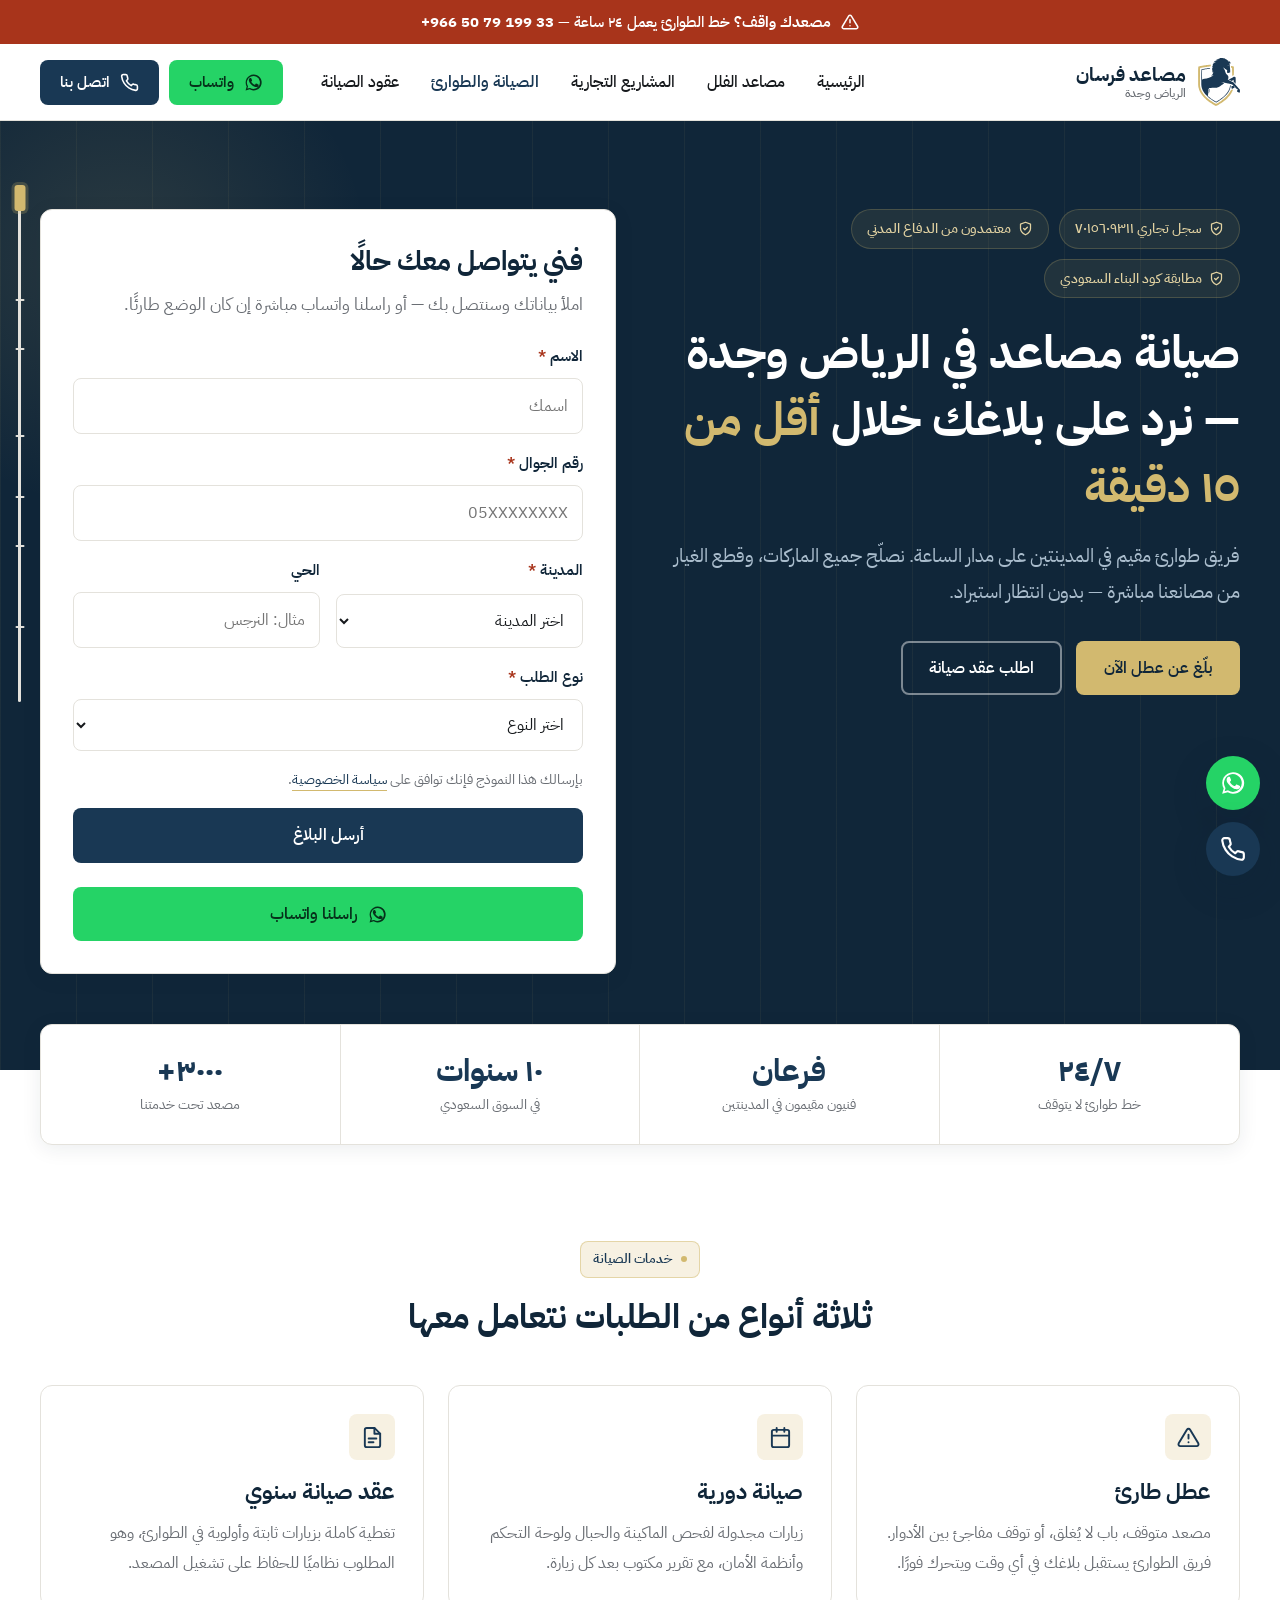
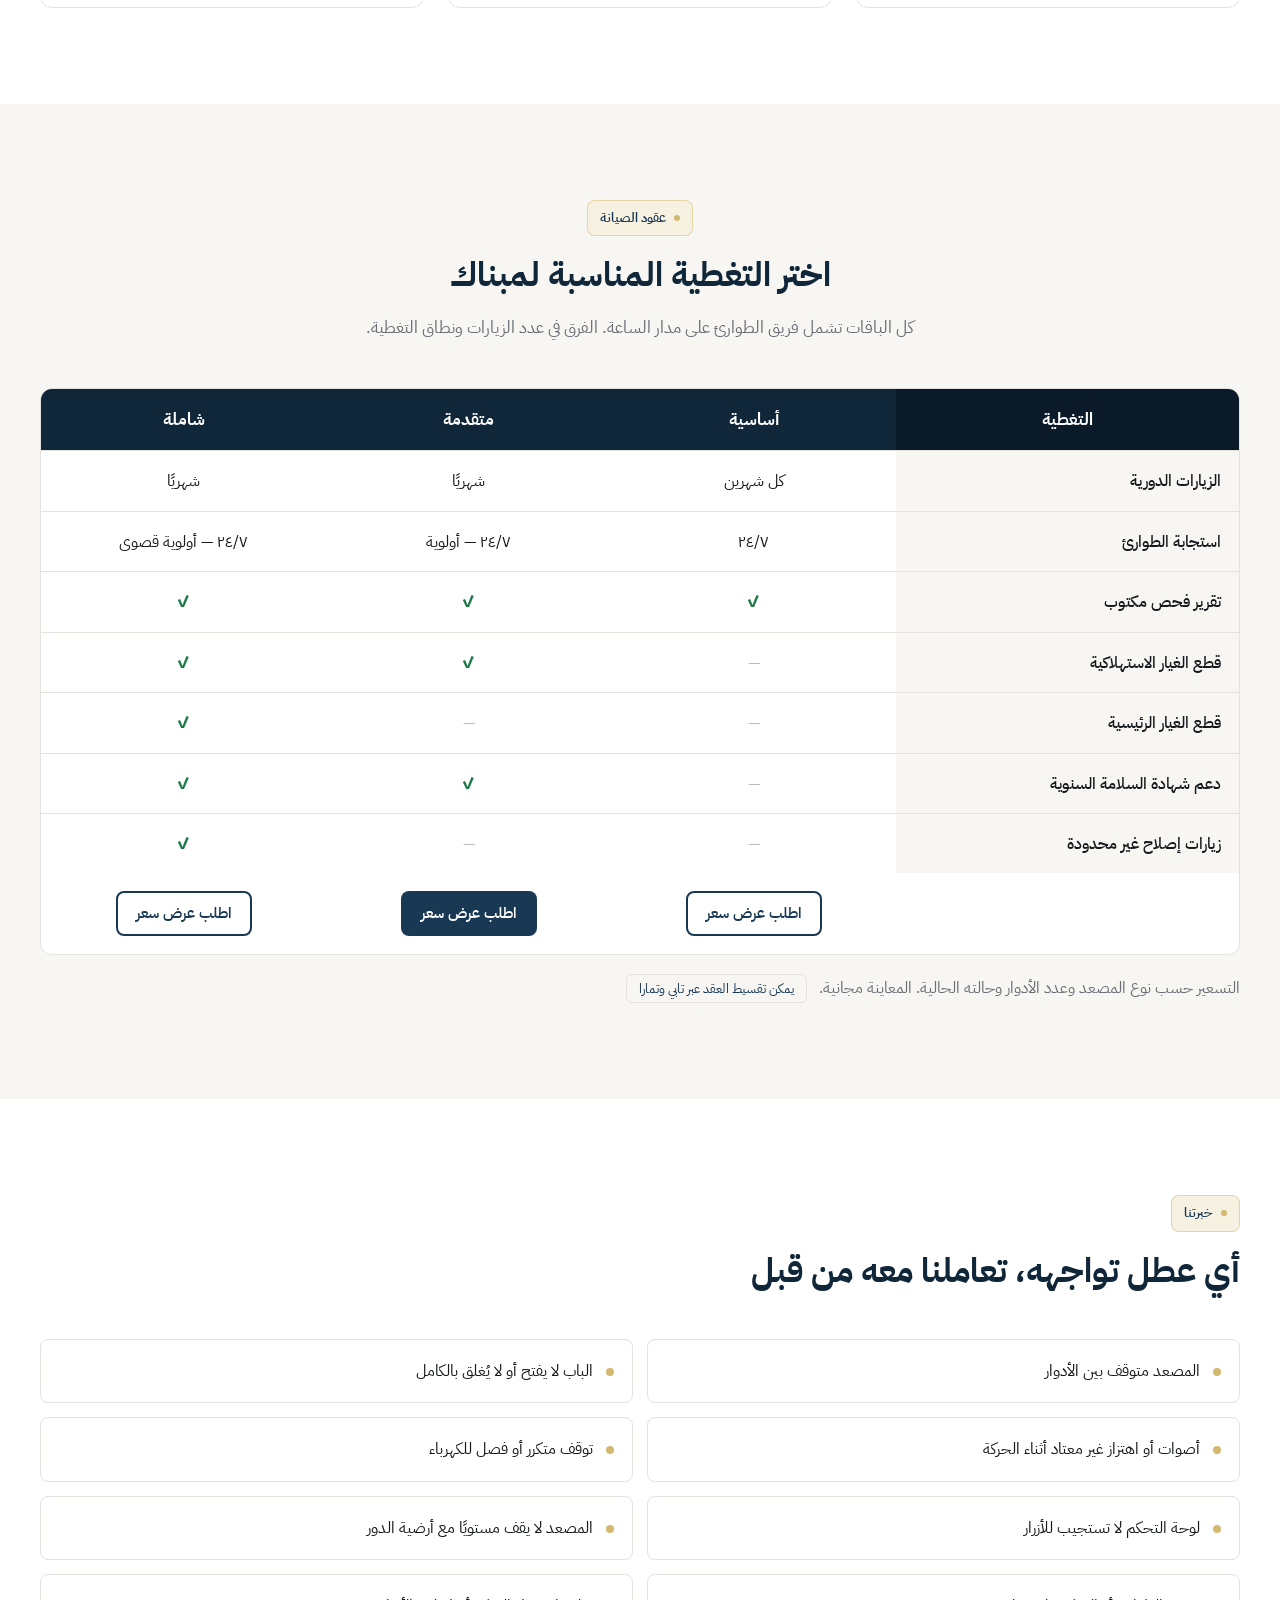
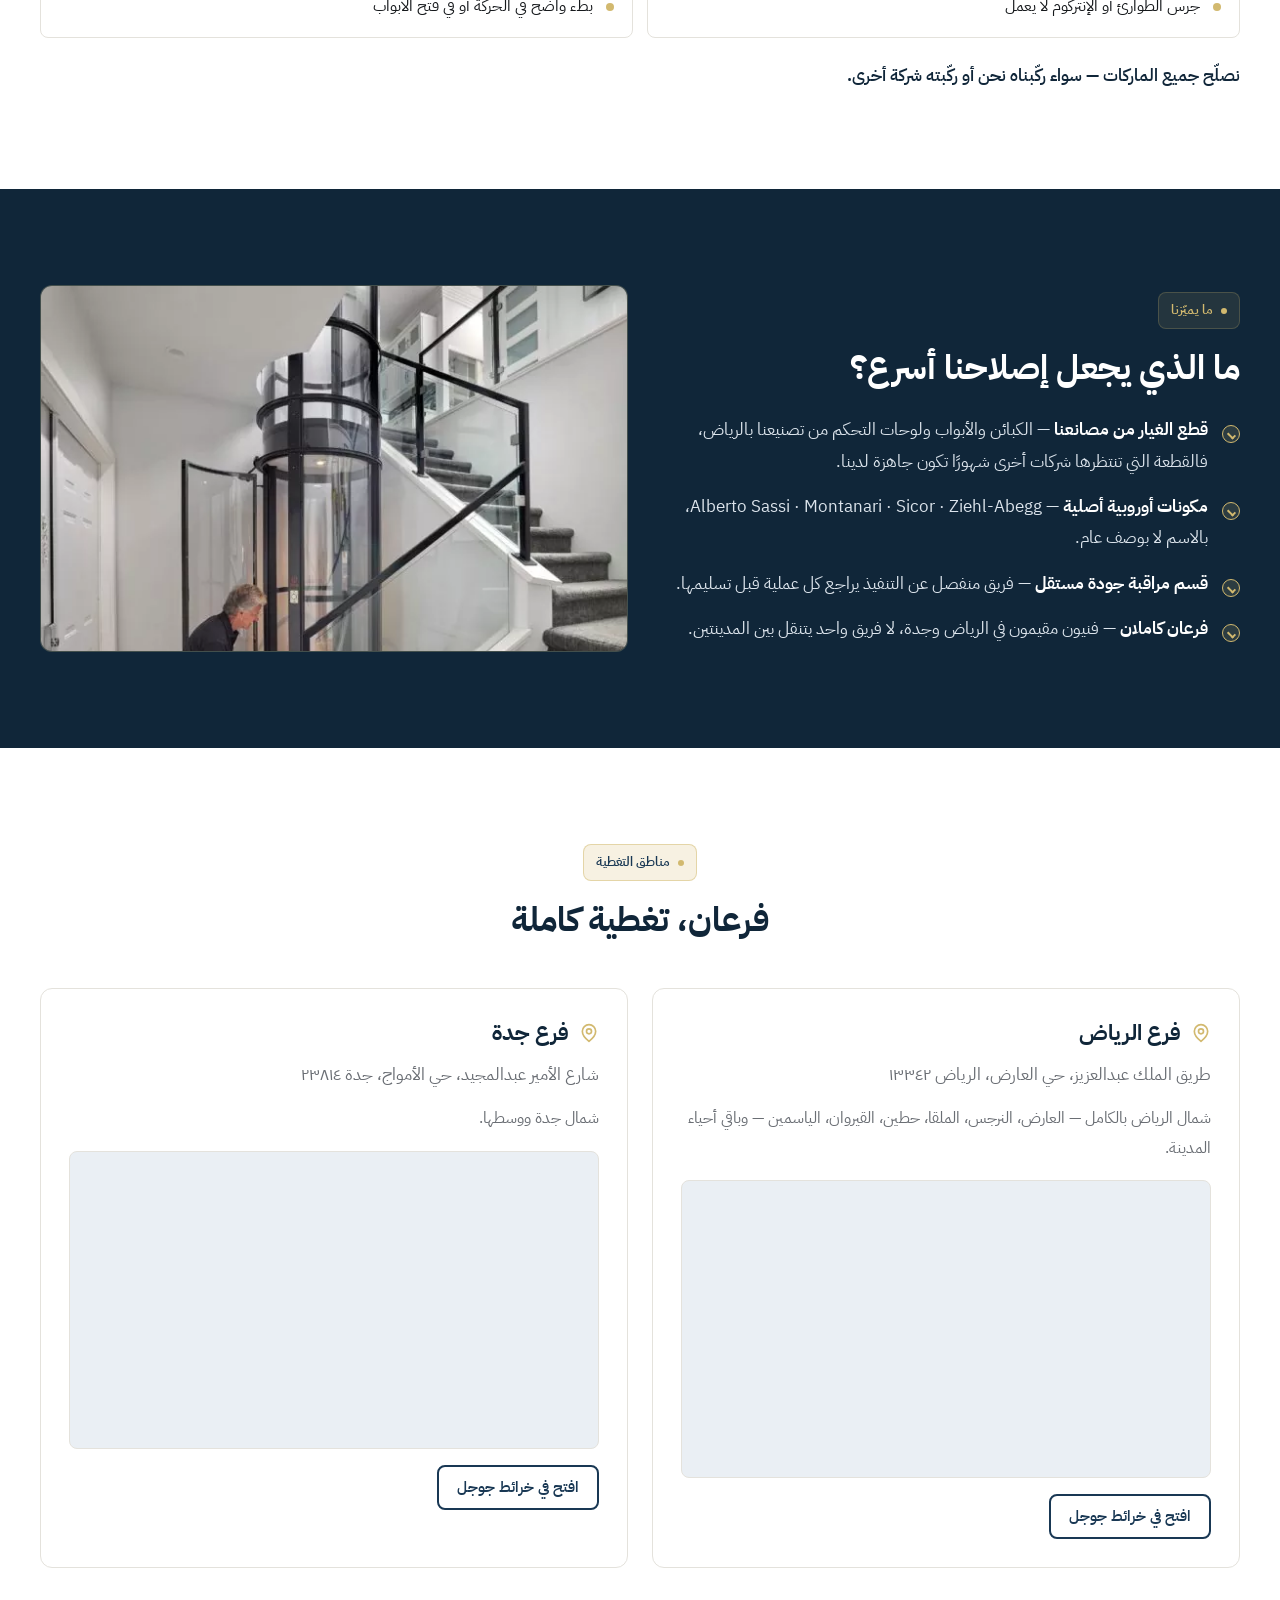
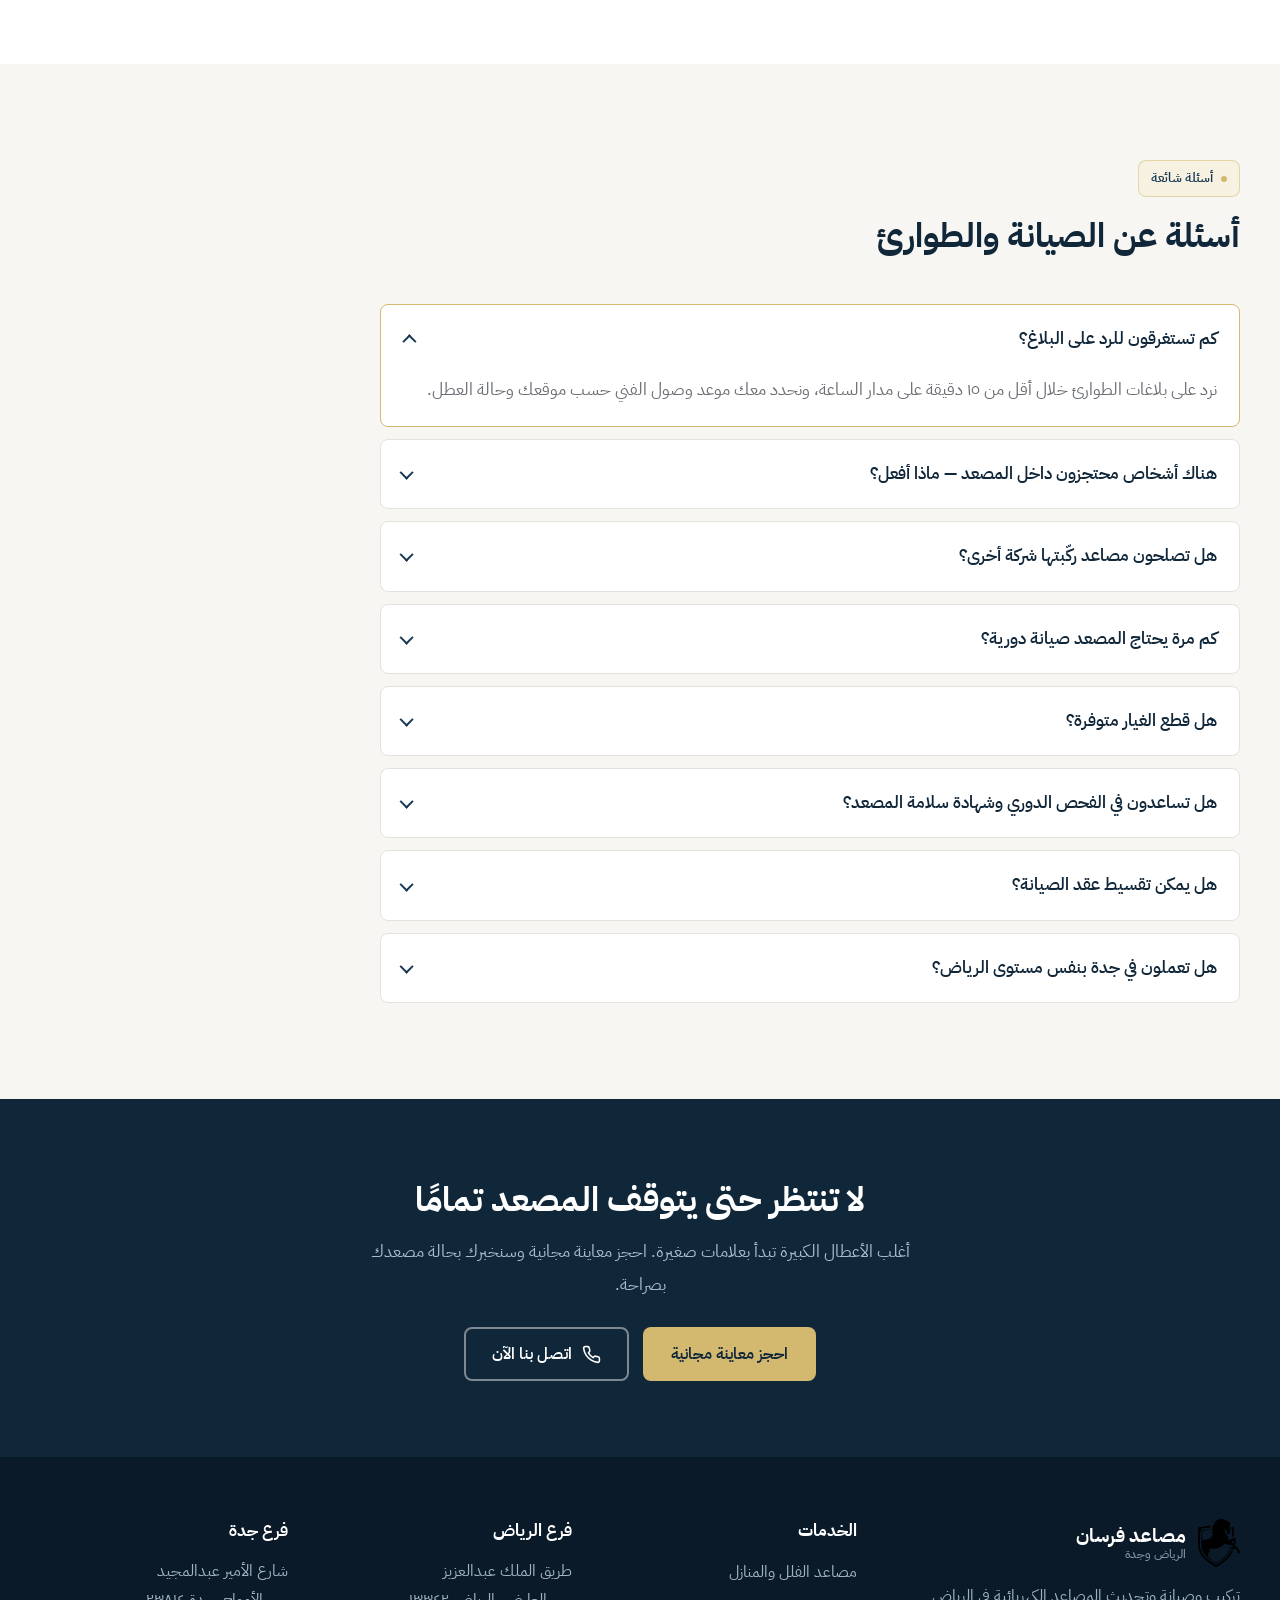
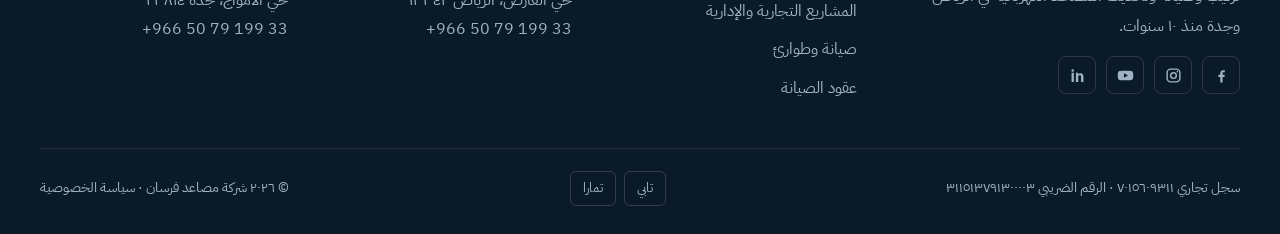
<file: maintenance.html>
<!DOCTYPE html>
<html lang="ar" dir="rtl">
<head>
<meta charset="UTF-8">
<meta name="viewport" content="width=device-width, initial-scale=1">
<title>صيانة مصاعد الرياض وجدة | طوارئ ٢٤ ساعة – مصاعد فرسان</title>
<meta name="description" content="عطل في المصعد؟ فريق طوارئ مقيم في الرياض وجدة على مدار الساعة، ورد على بلاغك خلال أقل من ١٥ دقيقة. عقود صيانة سنوية وقطع غيار من مصانعنا.">
<link rel="canonical" href="https://fursanelevators.com/lp/maintenance.html">
<meta property="og:title" content="صيانة مصاعد الرياض وجدة | طوارئ ٢٤ ساعة">
<meta property="og:description" content="فريق طوارئ مقيم في الرياض وجدة على مدار الساعة، ورد على بلاغك خلال أقل من ١٥ دقيقة.">
<meta property="og:type" content="website">
<meta property="og:locale" content="ar_SA">

<link rel="icon" href="assets/fursan-logo-mono.svg" type="image/svg+xml">
<link rel="preconnect" href="https://fonts.googleapis.com">
<link rel="preconnect" href="https://fonts.gstatic.com" crossorigin>
<link rel="stylesheet" href="https://fonts.googleapis.com/css2?family=IBM+Plex+Sans+Arabic:wght@400;500;600;700&display=swap">
<link rel="stylesheet" href="styles.css">

<!-- 🔸 GTM -->
<script>(function(w,d,s,l,i){w[l]=w[l]||[];w[l].push({'gtm.start':new Date().getTime(),event:'gtm.js'});
var f=d.getElementsByTagName(s)[0],j=d.createElement(s),dl=l!='dataLayer'?'&l='+l:'';j.async=true;
j.src='https://www.googletagmanager.com/gtm.js?id='+i+dl;f.parentNode.insertBefore(j,f);})
(window,document,'script','dataLayer','GTM-TT5C4GKQ');</script>

<script type="application/ld+json">
{
  "@context": "https://schema.org",
  "@type": "FAQPage",
  "mainEntity": [
    {"@type":"Question","name":"كم تستغرقون للرد على البلاغ؟","acceptedAnswer":{"@type":"Answer","text":"نرد على بلاغات الطوارئ خلال أقل من ١٥ دقيقة على مدار الساعة، ونحدد معك موعد وصول الفني حسب موقعك وحالة العطل."}},
    {"@type":"Question","name":"هل تصلحون مصاعد ركّبتها شركة أخرى؟","acceptedAnswer":{"@type":"Answer","text":"نعم. نتعامل مع جميع الماركات، ونبدأ بمعاينة لتحديد الحالة قبل أي عمل."}},
    {"@type":"Question","name":"كم مرة يحتاج المصعد صيانة دورية؟","acceptedAnswer":{"@type":"Answer","text":"الشائع زيارة شهرية للمصاعد كثيفة الاستخدام، وكل شهرين للمصاعد السكنية الأقل استخدامًا."}}
  ]
}
</script>
</head>

<body class="has-bar" data-page="maintenance" data-page-name="صفحة الصيانة والطوارئ">
<noscript><iframe src="https://www.googletagmanager.com/ns.html?id=GTM-TT5C4GKQ" height="0" width="0" style="display:none;visibility:hidden"></iframe></noscript>

<svg width="0" height="0" style="position:absolute" aria-hidden="true" focusable="false">
  <symbol id="i-phone" viewBox="0 0 24 24" fill="none" stroke="currentColor" stroke-width="2" stroke-linecap="round" stroke-linejoin="round"><path d="M22 16.9v3a2 2 0 0 1-2.2 2 19.8 19.8 0 0 1-8.6-3.1 19.5 19.5 0 0 1-6-6A19.8 19.8 0 0 1 2.1 4.2 2 2 0 0 1 4.1 2h3a2 2 0 0 1 2 1.7c.1 1 .4 1.9.7 2.8a2 2 0 0 1-.5 2.1L8.1 9.9a16 16 0 0 0 6 6l1.3-1.3a2 2 0 0 1 2.1-.4c.9.3 1.8.6 2.8.7a2 2 0 0 1 1.7 2Z"/></symbol>
  <symbol id="i-wa" viewBox="0 0 24 24" fill="currentColor"><path d="M17.5 14.4c-.3-.2-1.7-.9-2-1-.3-.1-.5-.1-.7.1-.2.3-.7 1-.9 1.2-.2.2-.3.2-.6.1a8 8 0 0 1-2.4-1.5 9 9 0 0 1-1.6-2c-.2-.3 0-.5.1-.6l.5-.6.3-.5v-.5l-1-2.3c-.2-.6-.5-.5-.7-.5h-.6c-.2 0-.5.1-.8.4-.3.3-1 1-1 2.5s1.1 2.9 1.2 3.1c.2.2 2.2 3.4 5.3 4.7.7.3 1.3.5 1.8.6.7.2 1.4.2 1.9.1.6-.1 1.7-.7 2-1.4.2-.7.2-1.3.2-1.4l-.5-.3ZM12 2a10 10 0 0 0-8.6 15L2 22l5.2-1.4A10 10 0 1 0 12 2Zm0 18.2c-1.5 0-3-.4-4.3-1.2l-.3-.2-3.1.8.8-3-.2-.3A8.2 8.2 0 1 1 12 20.2Z"/></symbol>
  <symbol id="i-shield" viewBox="0 0 24 24" fill="none" stroke="currentColor" stroke-width="2" stroke-linecap="round" stroke-linejoin="round"><path d="M12 22s8-4 8-10V5l-8-3-8 3v7c0 6 8 10 8 10Z"/><path d="m9 12 2 2 4-4"/></symbol>
  <symbol id="i-wrench" viewBox="0 0 24 24" fill="none" stroke="currentColor" stroke-width="2" stroke-linecap="round" stroke-linejoin="round"><path d="M14.7 6.3a4 4 0 0 0 5 5l-9.5 9.5a2.8 2.8 0 0 1-4-4Z"/><path d="m14.7 6.3 3-3 3 3-3 3"/></symbol>
  <symbol id="i-alert" viewBox="0 0 24 24" fill="none" stroke="currentColor" stroke-width="2" stroke-linecap="round" stroke-linejoin="round"><path d="M10.3 3.9 1.8 18a2 2 0 0 0 1.7 3h17a2 2 0 0 0 1.7-3L13.7 3.9a2 2 0 0 0-3.4 0Z"/><path d="M12 9v4M12 17h.01"/></symbol>
  <symbol id="i-cal" viewBox="0 0 24 24" fill="none" stroke="currentColor" stroke-width="2" stroke-linecap="round" stroke-linejoin="round"><rect x="3" y="4" width="18" height="18" rx="2"/><path d="M16 2v4M8 2v4M3 10h18"/></symbol>
  <symbol id="i-doc" viewBox="0 0 24 24" fill="none" stroke="currentColor" stroke-width="2" stroke-linecap="round" stroke-linejoin="round"><path d="M14 2H6a2 2 0 0 0-2 2v16a2 2 0 0 0 2 2h12a2 2 0 0 0 2-2V8Z"/><path d="M14 2v6h6M8 13h8M8 17h5"/></symbol>
  <symbol id="i-build" viewBox="0 0 24 24" fill="none" stroke="currentColor" stroke-width="2" stroke-linecap="round" stroke-linejoin="round"><path d="M4 21V5a2 2 0 0 1 2-2h8a2 2 0 0 1 2 2v16"/><path d="M16 9h2a2 2 0 0 1 2 2v10"/><path d="M2 21h20M8 7h2M8 11h2M8 15h2"/></symbol>
  <symbol id="i-pin" viewBox="0 0 24 24" fill="none" stroke="currentColor" stroke-width="2" stroke-linecap="round" stroke-linejoin="round"><path d="M20 10c0 6-8 12-8 12s-8-6-8-12a8 8 0 0 1 16 0Z"/><circle cx="12" cy="10" r="3"/></symbol>
  <symbol id="i-arrow" viewBox="0 0 24 24" fill="none" stroke="currentColor" stroke-width="2" stroke-linecap="round" stroke-linejoin="round"><path d="M19 12H5M12 19l-7-7 7-7"/></symbol>
  <symbol id="i-fb" viewBox="0 0 24 24" fill="currentColor"><path d="M13.5 22v-8h2.7l.4-3.1h-3.1V8.9c0-.9.25-1.5 1.55-1.5H16.7V4.6A22 22 0 0 0 14.3 4.5c-2.4 0-4 1.45-4 4.1v2.3H7.6V14h2.7v8Z"/></symbol>
  <symbol id="i-ig" viewBox="0 0 24 24" fill="none" stroke="currentColor" stroke-width="2"><rect x="3" y="3" width="18" height="18" rx="5"/><circle cx="12" cy="12" r="4"/><circle cx="17.5" cy="6.5" r="1.2" fill="currentColor" stroke="none"/></symbol>
  <symbol id="i-yt" viewBox="0 0 24 24" fill="currentColor"><path d="M22.5 7.6a2.7 2.7 0 0 0-1.9-1.9C18.9 5.2 12 5.2 12 5.2s-6.9 0-8.6.5A2.7 2.7 0 0 0 1.5 7.6 28 28 0 0 0 1 12a28 28 0 0 0 .5 4.4 2.7 2.7 0 0 0 1.9 1.9c1.7.5 8.6.5 8.6.5s6.9 0 8.6-.5a2.7 2.7 0 0 0 1.9-1.9A28 28 0 0 0 23 12a28 28 0 0 0-.5-4.4ZM9.8 15.3V8.7l5.7 3.3Z"/></symbol>
  <symbol id="i-in" viewBox="0 0 24 24" fill="currentColor"><path d="M6.9 8.2H3.6V21h3.3ZM5.25 3a1.9 1.9 0 1 0 0 3.8 1.9 1.9 0 0 0 0-3.8ZM20.4 13.6c0-3.3-1.8-4.9-4.1-4.9-1.9 0-2.8 1.05-3.25 1.8V8.2H9.75c.05.95 0 12.8 0 12.8H13v-7.15c0-.35.05-.7.15-.95.25-.7.85-1.4 1.9-1.4 1.35 0 1.95.95 1.95 2.4V21h3.4Z"/></symbol>
</svg>

<a class="skip-link" href="#main">تخطي إلى المحتوى</a>

<!-- ==================== شريط الطوارئ ==================== -->
<a class="emergency-bar" data-loc="emergency_bar" href="tel:+966507919933">
  <svg width="18" height="18"><use href="#i-alert"></use></svg>
  <span><strong>مصعدك واقف؟</strong> خط الطوارئ يعمل ٢٤ ساعة — <span class="num">+966 50 79 199 33</span></span>
</a>

<!-- ==================== الهيدر ==================== -->
<header class="header">
  <div class="container header__inner">
    <a class="brand" href="index.html">
      <img src="assets/fursan-logo.svg" alt="" width="42" height="48">
      <span class="brand__name">مصاعد فرسان<span class="brand__tag">الرياض وجدة</span></span>
    </a>

    <button class="burger" type="button" aria-label="القائمة" aria-expanded="false">
      <span></span><span></span><span></span>
    </button>

    <nav class="nav" aria-label="التنقل الرئيسي">
      <a href="index.html">الرئيسية</a>
      <a href="villa-elevators.html">مصاعد الفلل</a>
      <a href="projects.html">المشاريع التجارية</a>
      <a href="maintenance.html" aria-current="page">الصيانة والطوارئ</a>
      <a href="#packages">عقود الصيانة</a>
    </nav>

    <div class="header__actions">
      <a class="btn btn--wa btn--sm" data-loc="header" href="https://wa.me/966507919933?text=%D8%A7%D9%84%D8%B3%D9%84%D8%A7%D9%85%20%D8%B9%D9%84%D9%8A%D9%83%D9%85%D8%8C%20%D8%B9%D9%86%D8%AF%D9%8A%20%D8%B9%D8%B7%D9%84%20%D9%81%D9%8A%20%D8%A7%D9%84%D9%85%D8%B5%D8%B9%D8%AF%20%D9%88%D8%A3%D8%AD%D8%AA%D8%A7%D8%AC%20%D9%81%D9%86%D9%8A" target="_blank" rel="noopener">
        <svg><use href="#i-wa"></use></svg> واتساب
      </a>
      <a class="btn btn--primary btn--sm" data-loc="header" href="tel:+966507919933">
        <svg><use href="#i-phone"></use></svg> اتصل بنا
      </a>
    </div>
  </div>
</header>

<div class="shaft" aria-hidden="true"><span class="shaft__car"></span></div>

<main id="main">

<!-- ==================== الهيرو + النموذج ==================== -->
<section class="hero">
  <div class="container">
    <div class="grid grid-2" style="align-items:start;gap:48px">
      <div class="hero__inner">
        <div class="badges">
          <span class="badge"><svg><use href="#i-shield"></use></svg> سجل تجاري ٧٠١٥٦٠٩٣١١</span>
          <!-- 🔸 احذف إن لم يتأكد -->
          <span class="badge"><svg><use href="#i-shield"></use></svg> معتمدون من الدفاع المدني</span>
          <span class="badge"><svg><use href="#i-shield"></use></svg> مطابقة كود البناء السعودي</span>
        </div>

        <!-- 🔸 «نرد على بلاغك» مقصودة — راجع الملاحظة في ملف الكوبي قبل تغييرها -->
        <h1>صيانة مصاعد في الرياض وجدة — نرد على بلاغك خلال <span class="hl">أقل من ١٥ دقيقة</span></h1>

        <p class="hero__sub">
          فريق طوارئ مقيم في المدينتين على مدار الساعة. نصلّح جميع الماركات،
          وقطع الغيار من مصانعنا مباشرة — بدون انتظار استيراد.
        </p>

        <div class="btn-row">
          <a class="btn btn--gold" href="#report">بلّغ عن عطل الآن</a>
          <a class="btn btn--ghost-light" href="#packages">اطلب عقد صيانة</a>
        </div>
      </div>

      <!-- النموذج فوق الطية -->
      <div class="form-card" data-form-wrap id="report">
        <h2>فني يتواصل معك حالًا</h2>
        <p>املأ بياناتك وسنتصل بك — أو راسلنا واتساب مباشرة إن كان الوضع طارئًا.</p>

        <form data-form="form_submit" novalidate class="form-body">
          <div class="field">
            <label for="m-name">الاسم <span class="req">*</span></label>
            <input id="m-name" name="name" type="text" required placeholder="اسمك">
            <span class="err">من فضلك اكتب اسمك</span>
          </div>

          <div class="field">
            <label for="m-phone">رقم الجوال <span class="req">*</span></label>
            <input id="m-phone" name="phone" type="tel" required inputmode="tel" placeholder="05XXXXXXXX">
            <span class="err">رقم الجوال غير صحيح — تأكد من الرقم</span>
          </div>

          <div class="field-row">
            <div class="field">
              <label for="m-city">المدينة <span class="req">*</span></label>
              <select id="m-city" name="city" required>
                <option value="">اختر المدينة</option>
                <option>الرياض</option>
                <option>جدة</option>
              </select>
              <span class="err">اختر المدينة</span>
            </div>
            <div class="field">
              <label for="m-area">الحي</label>
              <input id="m-area" name="area" type="text" placeholder="مثال: النرجس">
            </div>
          </div>

          <div class="field">
            <label for="m-type">نوع الطلب <span class="req">*</span></label>
            <select id="m-type" name="request_type" required>
              <option value="">اختر النوع</option>
              <option>عطل طارئ</option>
              <option>صيانة دورية</option>
              <option>عقد صيانة سنوي</option>
            </select>
            <span class="err">اختر نوع الطلب</span>
          </div>

          <p class="form-note">بإرسالك هذا النموذج فإنك توافق على <a href="privacy.html">سياسة الخصوصية</a>.</p>
          <button class="btn btn--primary btn--block" type="submit">أرسل البلاغ</button>

          <p class="form-alt">
            <a class="btn btn--wa btn--block" data-loc="form_alt" href="https://wa.me/966507919933?text=%D8%A7%D9%84%D8%B3%D9%84%D8%A7%D9%85%20%D8%B9%D9%84%D9%8A%D9%83%D9%85%D8%8C%20%D8%B9%D9%86%D8%AF%D9%8A%20%D8%B9%D8%B7%D9%84%20%D9%81%D9%8A%20%D8%A7%D9%84%D9%85%D8%B5%D8%B9%D8%AF" target="_blank" rel="noopener" style="margin-top:10px">
              <svg><use href="#i-wa"></use></svg> راسلنا واتساب
            </a>
          </p>
        </form>
      </div>
    </div>
  </div>
</section>

<!-- ==================== شريط الثقة ==================== -->
<section class="stats">
  <div class="container">
    <div class="stats__inner">
      <div class="stat"><div class="stat__n">٢٤/٧</div><div class="stat__l">خط طوارئ لا يتوقف</div></div>
      <div class="stat"><div class="stat__n">فرعان</div><div class="stat__l">فنيون مقيمون في المدينتين</div></div>
      <div class="stat"><div class="stat__n">١٠ سنوات</div><div class="stat__l">في السوق السعودي</div></div>
      <!-- 🔸 يحتاج تأكيدًا -->
      <div class="stat"><div class="stat__n">+٣٠٠٠</div><div class="stat__l">مصعد تحت خدمتنا</div></div>
    </div>
  </div>
</section>

<!-- ==================== بنتعامل مع إيه ==================== -->
<section class="section" id="services">
  <div class="container">
    <div class="section-head section-head--center reveal">
      <span class="eyebrow">خدمات الصيانة</span>
      <h2>ثلاثة أنواع من الطلبات نتعامل معها</h2>
    </div>

    <div class="grid grid-3 reveal">
      <article class="card">
        <div class="icon-box"><svg><use href="#i-alert"></use></svg></div>
        <h3>عطل طارئ</h3>
        <p>مصعد متوقف، باب لا يُغلق، أو توقف مفاجئ بين الأدوار. فريق الطوارئ يستقبل بلاغك في أي وقت ويتحرك فورًا.</p>
      </article>
      <article class="card">
        <div class="icon-box"><svg><use href="#i-cal"></use></svg></div>
        <h3>صيانة دورية</h3>
        <p>زيارات مجدولة لفحص الماكينة والحبال ولوحة التحكم وأنظمة الأمان، مع تقرير مكتوب بعد كل زيارة.</p>
      </article>
      <article class="card">
        <div class="icon-box"><svg><use href="#i-doc"></use></svg></div>
        <h3>عقد صيانة سنوي</h3>
        <p>تغطية كاملة بزيارات ثابتة وأولوية في الطوارئ، وهو المطلوب نظاميًا للحفاظ على تشغيل المصعد.</p>
      </article>
    </div>
  </div>
</section>

<!-- ==================== الباقات ==================== -->
<section class="section section--alt" id="packages">
  <div class="container">
    <div class="section-head section-head--center reveal">
      <span class="eyebrow">عقود الصيانة</span>
      <h2>اختر التغطية المناسبة لمبناك</h2>
      <p>كل الباقات تشمل فريق الطوارئ على مدار الساعة. الفرق في عدد الزيارات ونطاق التغطية.</p>
    </div>

    <!-- 🔸 محتوى الباقات مقترح — يحتاج مراجعة العميل قبل النشر -->
    <div class="table-wrap reveal">
      <table class="pkg">
        <thead>
          <tr>
            <th scope="col">التغطية</th>
            <th scope="col">أساسية</th>
            <th scope="col">متقدمة</th>
            <th scope="col">شاملة</th>
          </tr>
        </thead>
        <tbody>
          <tr><th scope="row">الزيارات الدورية</th><td>كل شهرين</td><td>شهريًا</td><td>شهريًا</td></tr>
          <tr><th scope="row">استجابة الطوارئ</th><td>٢٤/٧</td><td>٢٤/٧ — أولوية</td><td>٢٤/٧ — أولوية قصوى</td></tr>
          <tr><th scope="row">تقرير فحص مكتوب</th><td class="yes">✓</td><td class="yes">✓</td><td class="yes">✓</td></tr>
          <tr><th scope="row">قطع الغيار الاستهلاكية</th><td class="no">—</td><td class="yes">✓</td><td class="yes">✓</td></tr>
          <tr><th scope="row">قطع الغيار الرئيسية</th><td class="no">—</td><td class="no">—</td><td class="yes">✓</td></tr>
          <tr><th scope="row">دعم شهادة السلامة السنوية</th><td class="no">—</td><td class="yes">✓</td><td class="yes">✓</td></tr>
          <tr><th scope="row">زيارات إصلاح غير محدودة</th><td class="no">—</td><td class="no">—</td><td class="yes">✓</td></tr>
        </tbody>
        <tfoot>
          <tr>
            <td></td>
            <td><a class="btn btn--outline btn--sm" href="#report">اطلب عرض سعر</a></td>
            <td><a class="btn btn--primary btn--sm" href="#report">اطلب عرض سعر</a></td>
            <td><a class="btn btn--outline btn--sm" href="#report">اطلب عرض سعر</a></td>
          </tr>
        </tfoot>
      </table>
    </div>

    <p style="margin-top:18px;color:var(--gray);font-size:15.5px">
      التسعير حسب نوع المصعد وعدد الأدوار وحالته الحالية. المعاينة مجانية.
      <span class="pay-chip" style="border-color:var(--line);color:var(--navy);margin-inline-start:8px">يمكن تقسيط العقد عبر تابي وتمارا</span>
    </p>
  </div>
</section>

<!-- ==================== الأعطال ==================== -->
<section class="section" id="faults">
  <div class="container">
    <div class="section-head reveal">
      <span class="eyebrow">خبرتنا</span>
      <h2>أي عطل تواجهه، تعاملنا معه من قبل</h2>
    </div>

    <div class="fault-grid reveal">
      <div class="fault"><span></span> المصعد متوقف بين الأدوار</div>
      <div class="fault"><span></span> الباب لا يفتح أو لا يُغلق بالكامل</div>
      <div class="fault"><span></span> أصوات أو اهتزاز غير معتاد أثناء الحركة</div>
      <div class="fault"><span></span> توقف متكرر أو فصل للكهرباء</div>
      <div class="fault"><span></span> لوحة التحكم لا تستجيب للأزرار</div>
      <div class="fault"><span></span> المصعد لا يقف مستويًا مع أرضية الدور</div>
      <div class="fault"><span></span> جرس الطوارئ أو الإنتركوم لا يعمل</div>
      <div class="fault"><span></span> بطء واضح في الحركة أو في فتح الأبواب</div>
    </div>

    <p style="margin-top:22px;font-weight:600;color:var(--navy-dark)">
      نصلّح جميع الماركات — سواء ركّبناه نحن أو ركّبته شركة أخرى.
    </p>
  </div>
</section>

<!-- ==================== لماذا إصلاحنا أسرع ==================== -->
<section class="section section--dark" id="why">
  <div class="container">
    <div class="grid grid-2 reveal" style="align-items:center">
      <div>
        <span class="eyebrow">ما يميّزنا</span>
        <h2>ما الذي يجعل إصلاحنا أسرع؟</h2>
        <ul class="checks" style="margin-top:22px">
          <li><strong style="color:#fff">قطع الغيار من مصانعنا</strong> — الكبائن والأبواب ولوحات التحكم من تصنيعنا بالرياض، فالقطعة التي تنتظرها شركات أخرى شهورًا تكون جاهزة لدينا.</li>
          <li><strong style="color:#fff">مكونات أوروبية أصلية</strong> — Alberto Sassi · Montanari · Sicor · Ziehl-Abegg، بالاسم لا بوصف عام.</li>
          <li><strong style="color:#fff">قسم مراقبة جودة مستقل</strong> — فريق منفصل عن التنفيذ يراجع كل عملية قبل تسليمها.</li>
          <li><strong style="color:#fff">فرعان كاملان</strong> — فنيون مقيمون في الرياض وجدة، لا فريق واحد يتنقل بين المدينتين.</li>
        </ul>
      </div>
      <div class="ph ph--wide" style="background:rgba(255,255,255,.05);border-color:rgba(210,185,111,.22)"><img src="assets/gallery/installation-tech.jpg" alt="فني أثناء العمل على المصعد" loading="lazy"></div>
    </div>
  </div>
</section>

<!-- ==================== التغطية ==================== -->
<section class="section" id="coverage">
  <div class="container">
    <div class="section-head section-head--center reveal">
      <span class="eyebrow">مناطق التغطية</span>
      <h2>فرعان، تغطية كاملة</h2>
    </div>

    <div class="grid grid-2 reveal">
      <article class="branch">
        <h3><svg><use href="#i-pin"></use></svg> فرع الرياض</h3>
        <address>طريق الملك عبدالعزيز، حي العارض، الرياض ١٣٣٤٢</address>
        <p class="branch__areas">شمال الرياض بالكامل — العارض، النرجس، الملقا، حطين، القيروان، الياسمين — وباقي أحياء المدينة.</p>
        <div class="map"><iframe src="https://www.google.com/maps?q=24.8871226,46.6096672&z=16&output=embed" title="خريطة فرع الرياض" loading="lazy" referrerpolicy="no-referrer-when-downgrade"></iframe></div>
        <a class="btn btn--outline btn--sm" href="https://www.google.com/maps/place/%D9%85%D8%B5%D8%A7%D8%B9%D8%AF+%D9%81%D8%B1%D8%B3%D8%A7%D9%86%E2%80%AD/@24.8871226,46.6074785,16z/data=!4m6!3m5!1s0x3e2eef9c48c102d1:0x23d970a174320f38!8m2!3d24.8871226!4d46.6096672!16s%2Fg%2F11fn3d29d4" target="_blank" rel="noopener">افتح في خرائط جوجل</a>
      </article>

      <article class="branch">
        <h3><svg><use href="#i-pin"></use></svg> فرع جدة</h3>
        <address>شارع الأمير عبدالمجيد، حي الأمواج، جدة ٢٣٨١٤</address>
        <p class="branch__areas">شمال جدة ووسطها.</p>
        <div class="map"><iframe src="https://www.google.com/maps?q=21.7550783,39.0661289&z=17&output=embed" title="خريطة فرع جدة" loading="lazy" referrerpolicy="no-referrer-when-downgrade"></iframe></div>
        <a class="btn btn--outline btn--sm" href="https://www.google.com/maps/place/%D8%B4%D8%B1%D9%83%D8%A9+%D9%85%D8%B5%D8%A7%D8%B9%D8%AF+%D9%81%D8%B1%D8%B3%D8%A7%D9%86+%D9%81%D8%B1%D8%B9+%D8%AC%D8%AF%D8%A9%E2%80%AD/@21.7550783,39.0661289,17z/data=!3m1!4b1!4m6!3m5!1s0x15c163da2d7b7d39:0xb3d6ba9a25aa2f13!8m2!3d21.7550783!4d39.0661289!16s%2Fg%2F11tjz8y_5l" target="_blank" rel="noopener">افتح في خرائط جوجل</a>
      </article>
    </div>
  </div>
</section>

<!-- ==================== الأسئلة الشائعة ==================== -->
<section class="section section--alt" id="faq">
  <div class="container">
    <div class="section-head reveal">
      <span class="eyebrow">أسئلة شائعة</span>
      <h2>أسئلة عن الصيانة والطوارئ</h2>
    </div>

    <div class="faq reveal">
      <details open>
        <summary>كم تستغرقون للرد على البلاغ؟</summary>
        <div class="faq__body">نرد على بلاغات الطوارئ خلال أقل من ١٥ دقيقة على مدار الساعة، ونحدد معك موعد وصول الفني حسب موقعك وحالة العطل.</div>
      </details>
      <details>
        <summary>هناك أشخاص محتجزون داخل المصعد — ماذا أفعل؟</summary>
        <div class="faq__body">
          اطلب منهم البقاء داخل الكبينة وعدم محاولة فتح الأبواب بالقوة، والضغط على جرس الطوارئ.
          اتصل بنا فورًا على <strong>+966 50 79 199 33</strong>، وبالدفاع المدني على <strong>٩٩٨</strong>
          إن كانت هناك حالة صحية طارئة.
        </div>
      </details>
      <details>
        <summary>هل تصلحون مصاعد ركّبتها شركة أخرى؟</summary>
        <div class="faq__body">نعم. نتعامل مع جميع الماركات، ونبدأ بمعاينة لتحديد الحالة قبل أي عمل.</div>
      </details>
      <details>
        <summary>كم مرة يحتاج المصعد صيانة دورية؟</summary>
        <div class="faq__body">الشائع زيارة شهرية للمصاعد كثيفة الاستخدام، وكل شهرين للمصاعد السكنية الأقل استخدامًا. نحدد الجدول بعد المعاينة.</div>
      </details>
      <details>
        <summary>هل قطع الغيار متوفرة؟</summary>
        <div class="faq__body">الكبائن والأبواب ولوحات التحكم من تصنيعنا، والمكونات الأوروبية متوفرة لدينا. هذا يختصر زمن الإصلاح مقارنة بالاعتماد على الاستيراد.</div>
      </details>
      <details>
        <summary>هل تساعدون في الفحص الدوري وشهادة سلامة المصعد؟</summary>
        <div class="faq__body">نعم، نجهّز المصعد للفحص الدوري ونرافق العملية، وهي خدمة مشمولة في الباقتين المتقدمة والشاملة.</div>
      </details>
      <details>
        <summary>هل يمكن تقسيط عقد الصيانة؟</summary>
        <div class="faq__body">نعم، عبر تابي وتمارا.</div>
      </details>
      <details>
        <summary>هل تعملون في جدة بنفس مستوى الرياض؟</summary>
        <div class="faq__body">نعم. فرع جدة فرع كامل بفنيين مقيمين، وليس فريقًا يتنقل من الرياض.</div>
      </details>
    </div>
  </div>
</section>

<!-- ==================== CTA ==================== -->
<section class="cta-band cta-band--center">
  <div class="container">
    <h2>لا تنتظر حتى يتوقف المصعد تمامًا</h2>
    <p>أغلب الأعطال الكبيرة تبدأ بعلامات صغيرة. احجز معاينة مجانية وسنخبرك بحالة مصعدك بصراحة.</p>
    <div class="btn-row">
      <a class="btn btn--gold" href="#report">احجز معاينة مجانية</a>
      <a class="btn btn--ghost-light" data-loc="cta_band" href="tel:+966507919933">
        <svg><use href="#i-phone"></use></svg> اتصل بنا الآن
      </a>
    </div>
  </div>
</section>

</main>

<!-- ==================== الفوتر ==================== -->
<footer class="footer">
  <div class="container">
    <div class="footer__grid">
      <div class="footer__about">
        <div class="brand">
          <img src="assets/fursan-logo-mono.svg" alt="" width="38" height="43" style="color:var(--gold)">
          <span class="brand__name">مصاعد فرسان<span class="brand__tag">الرياض وجدة</span></span>
        </div>
        <p>تركيب وصيانة وتحديث المصاعد الكهربائية في الرياض وجدة منذ ١٠ سنوات.</p>
        <div class="social">
          <a href="https://www.facebook.com/fursan.elevators/" target="_blank" rel="noopener" aria-label="فيسبوك"><svg><use href="#i-fb"></use></svg></a>
          <a href="https://www.instagram.com/fursanelevators/" target="_blank" rel="noopener" aria-label="إنستجرام"><svg><use href="#i-ig"></use></svg></a>
          <a href="https://www.youtube.com/@fursanelevators-3045" target="_blank" rel="noopener" aria-label="يوتيوب"><svg><use href="#i-yt"></use></svg></a>
          <a href="https://sa.linkedin.com/in/%D9%85%D8%B5%D8%A7%D8%B9%D8%AF-%D9%81%D8%B1%D8%B3%D8%A7%D9%86-7a75ba194" target="_blank" rel="noopener" aria-label="لينكدإن"><svg><use href="#i-in"></use></svg></a>
        </div>
      </div>

      <div>
        <h4>الخدمات</h4>
        <ul>
          <li><a href="villa-elevators.html">مصاعد الفلل والمنازل</a></li>
          <li><a href="projects.html">المشاريع التجارية والإدارية</a></li>
          <li><a href="maintenance.html">صيانة وطوارئ</a></li>
          <li><a href="maintenance.html#packages">عقود الصيانة</a></li>
        </ul>
      </div>

      <div>
        <h4>فرع الرياض</h4>
        <address>
          طريق الملك عبدالعزيز<br>حي العارض، الرياض ١٣٣٤٢<br>
          <a href="tel:+966507919933" data-loc="footer"><span class="num">+966 50 79 199 33</span></a>
        </address>
      </div>

      <div>
        <h4>فرع جدة</h4>
        <address>
          شارع الأمير عبدالمجيد<br>حي الأمواج، جدة ٢٣٨١٤<br>
          <a href="tel:+966507919933" data-loc="footer"><span class="num">+966 50 79 199 33</span></a>
        </address>
      </div>
    </div>

    <div class="footer__bottom">
      <div>سجل تجاري ٧٠١٥٦٠٩٣١١ · الرقم الضريبي ٣١١٥١٣٧٩١٣٠٠٠٠٣</div>
      <div class="pay-chips"><span class="pay-chip">تابي</span><span class="pay-chip">تمارا</span></div>
      <div>© ٢٠٢٦ شركة مصاعد فرسان · <a href="privacy.html">سياسة الخصوصية</a></div>
    </div>
  </div>
</footer>

<div class="floating">
  <a class="fab-wa" data-loc="floating" href="https://wa.me/966507919933" target="_blank" rel="noopener" aria-label="واتساب"><svg><use href="#i-wa"></use></svg></a>
  <a class="fab-call" data-loc="floating" href="tel:+966507919933" aria-label="اتصل بنا"><svg><use href="#i-phone"></use></svg></a>
</div>

<div class="mobile-bar">
  <a class="m-call" data-loc="mobile_bar" href="tel:+966507919933"><svg><use href="#i-phone"></use></svg> اتصل الآن</a>
  <a class="m-wa" data-loc="mobile_bar" href="https://wa.me/966507919933" target="_blank" rel="noopener"><svg><use href="#i-wa"></use></svg> واتساب</a>
</div>

<div class="cookie" role="region" aria-label="ملفات تعريف الارتباط">
  <p>نستخدم بيانات تصفحك لتحسين تجربتك. <a href="privacy.html">سياسة الخصوصية</a></p>
  <button class="btn btn--primary btn--sm" type="button" data-cookie-accept>موافق</button>
  <button class="cookie__close" type="button" data-cookie-close aria-label="إغلاق">&times;</button>
</div>

<script src="main.js"></script>
</body>
</html>
</file>
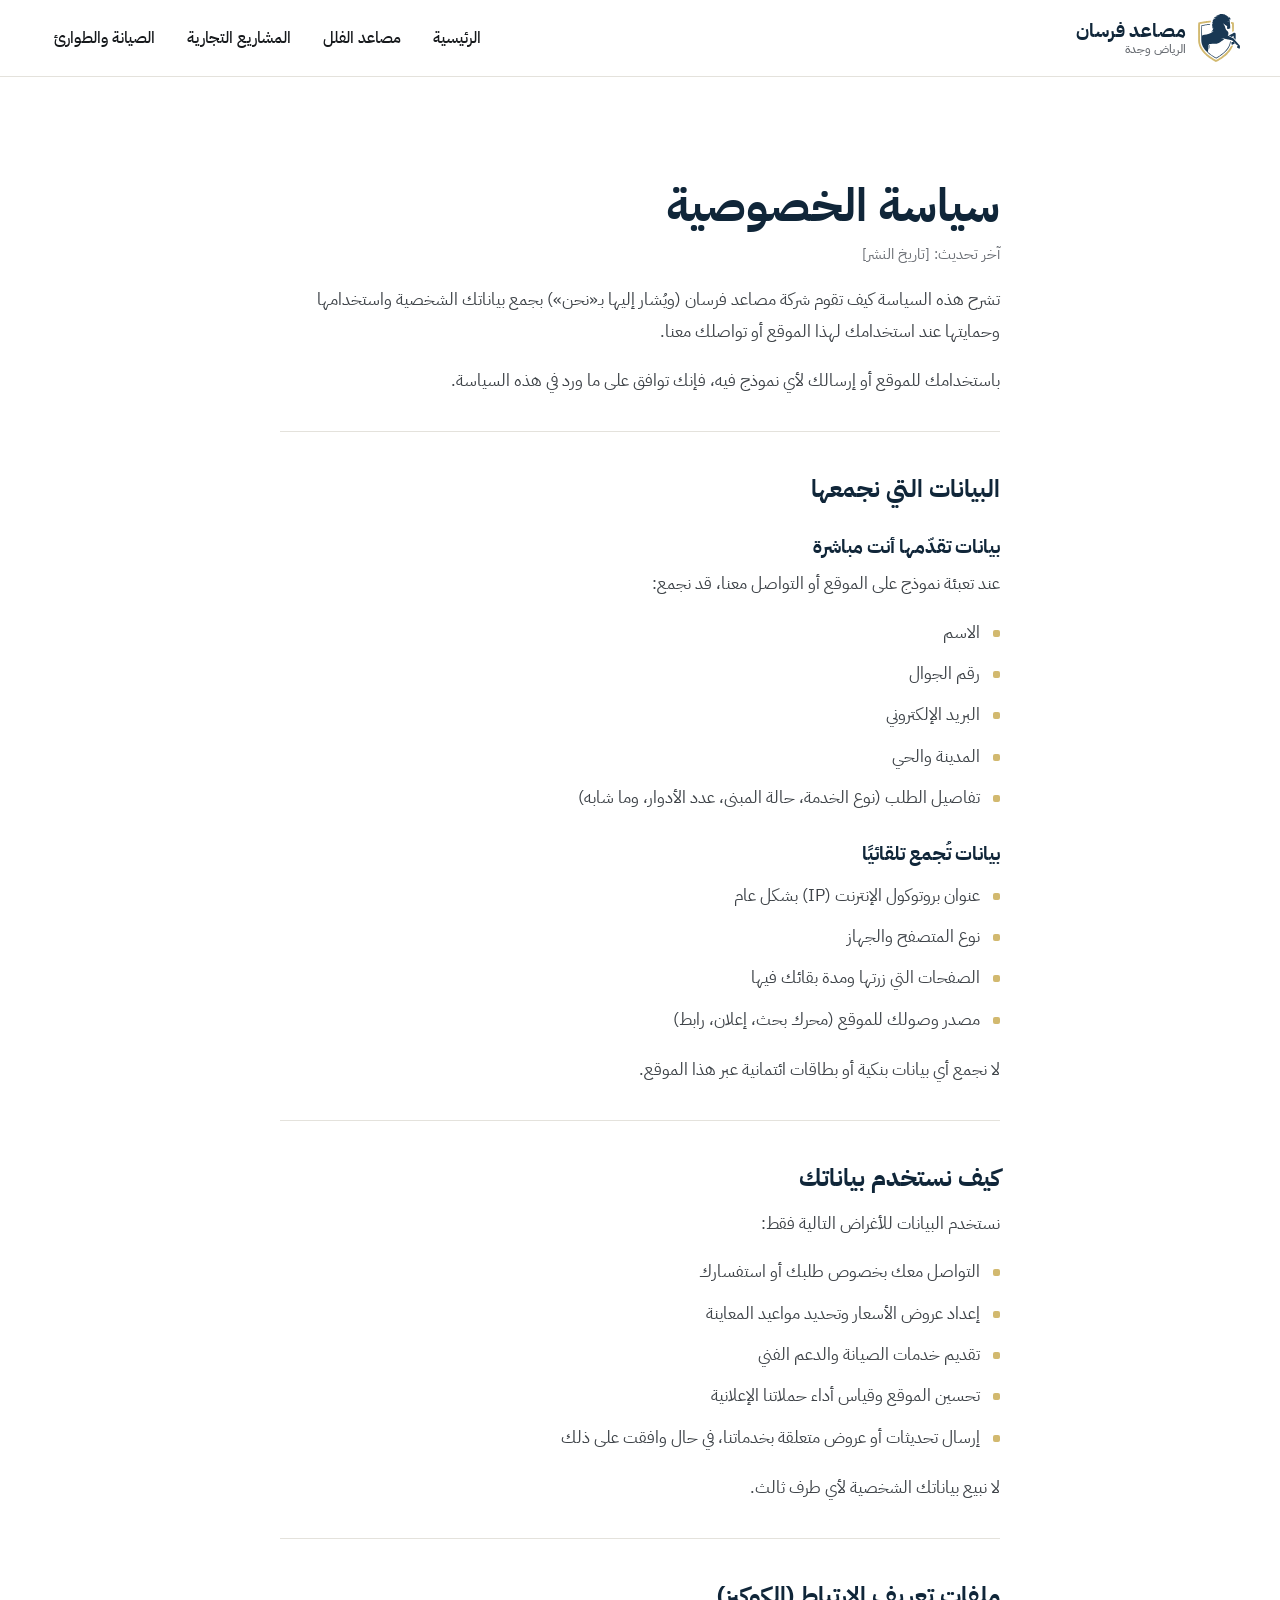
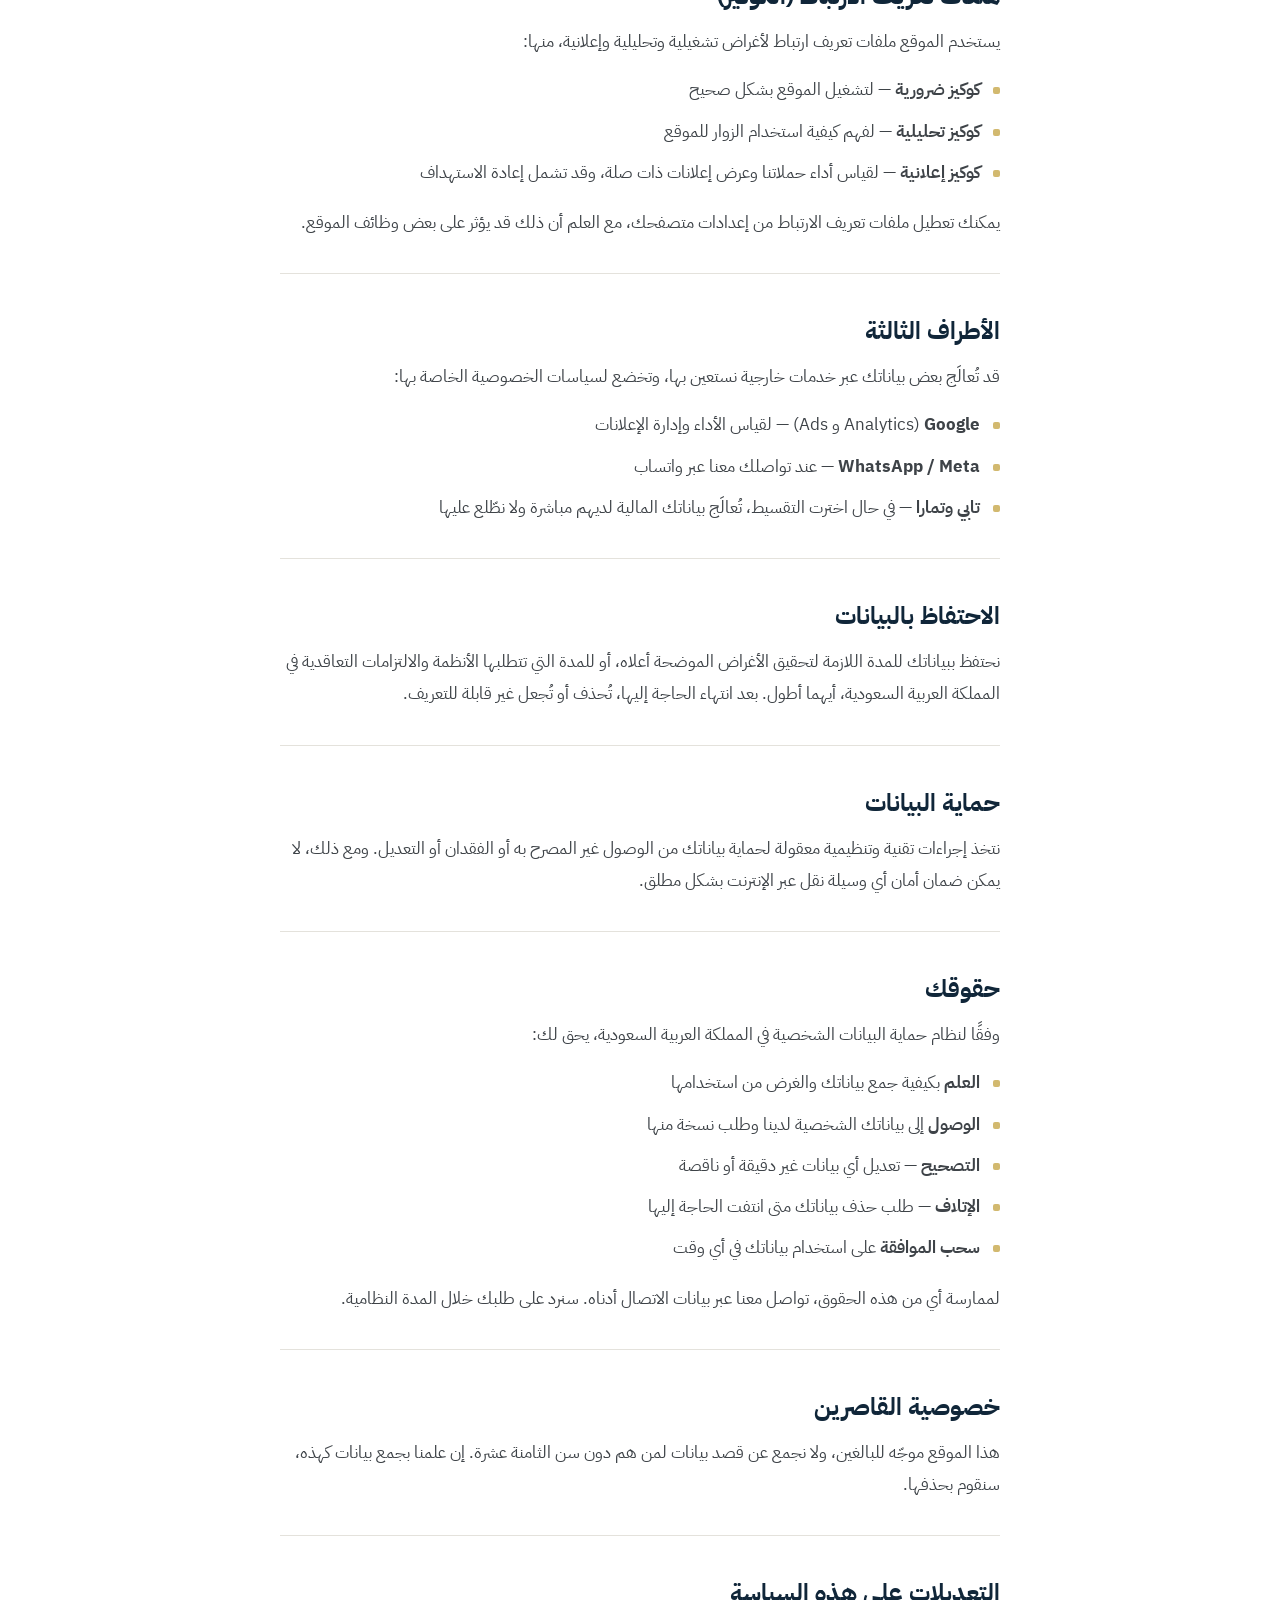
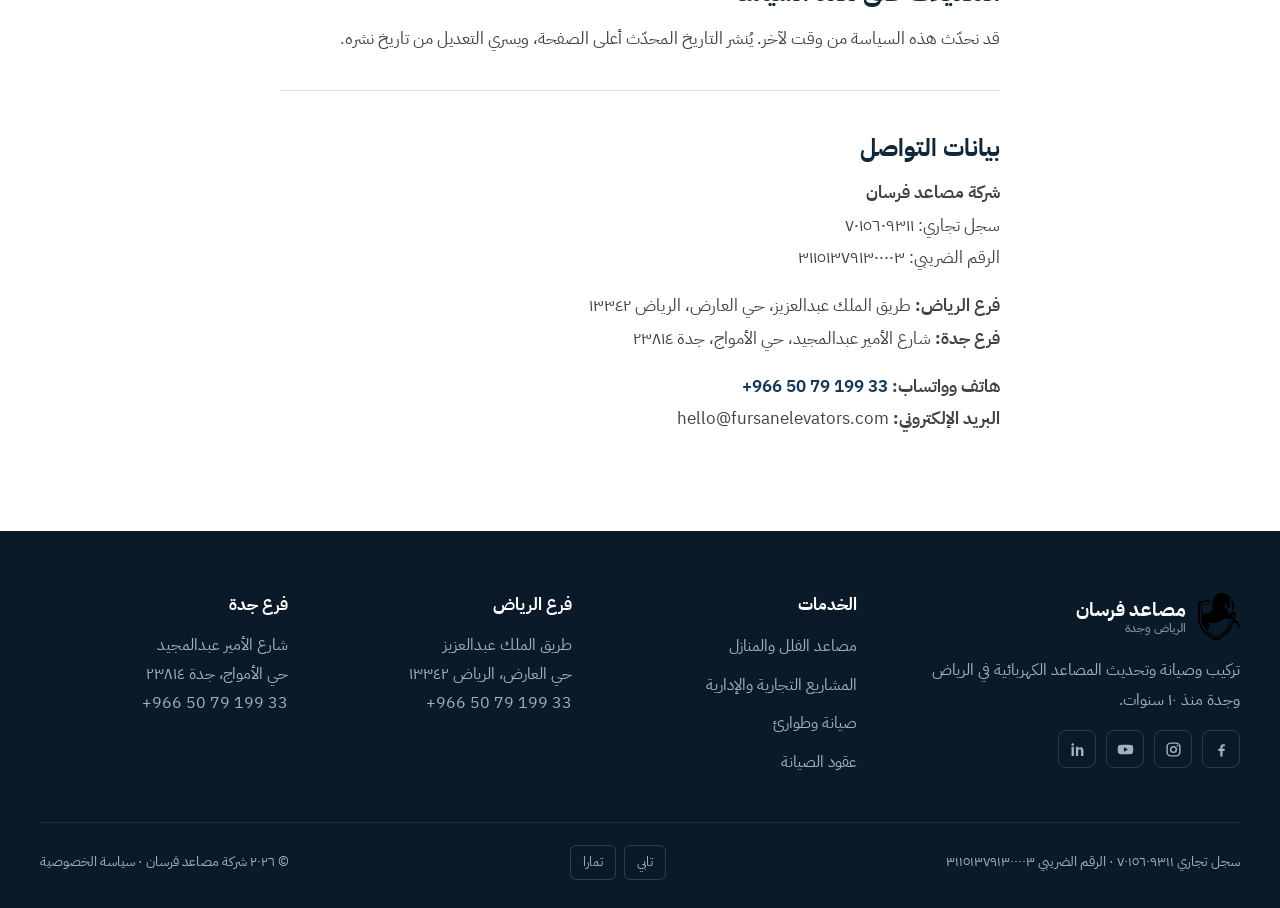
<file: privacy.html>
<!DOCTYPE html>
<html lang="ar" dir="rtl">
<head>
<meta charset="UTF-8">
<meta name="viewport" content="width=device-width, initial-scale=1">
<meta name="robots" content="noindex, follow">
<title>سياسة الخصوصية | شركة مصاعد فرسان</title>
<meta name="description" content="سياسة الخصوصية الخاصة بموقع شركة مصاعد فرسان — كيف نجمع بياناتك ونستخدمها ونحميها.">

<link rel="icon" href="assets/fursan-logo-mono.svg" type="image/svg+xml">
<link rel="preconnect" href="https://fonts.googleapis.com">
<link rel="preconnect" href="https://fonts.gstatic.com" crossorigin>
<link rel="stylesheet" href="https://fonts.googleapis.com/css2?family=IBM+Plex+Sans+Arabic:wght@400;500;600;700&display=swap">
<link rel="stylesheet" href="styles.css">
</head>

<body data-page="privacy" data-page-name="سياسة الخصوصية">

<svg width="0" height="0" style="position:absolute" aria-hidden="true" focusable="false">
  <symbol id="i-fb" viewBox="0 0 24 24" fill="currentColor"><path d="M13.5 22v-8h2.7l.4-3.1h-3.1V8.9c0-.9.25-1.5 1.55-1.5H16.7V4.6A22 22 0 0 0 14.3 4.5c-2.4 0-4 1.45-4 4.1v2.3H7.6V14h2.7v8Z"/></symbol>
  <symbol id="i-ig" viewBox="0 0 24 24" fill="none" stroke="currentColor" stroke-width="2"><rect x="3" y="3" width="18" height="18" rx="5"/><circle cx="12" cy="12" r="4"/><circle cx="17.5" cy="6.5" r="1.2" fill="currentColor" stroke="none"/></symbol>
  <symbol id="i-yt" viewBox="0 0 24 24" fill="currentColor"><path d="M22.5 7.6a2.7 2.7 0 0 0-1.9-1.9C18.9 5.2 12 5.2 12 5.2s-6.9 0-8.6.5A2.7 2.7 0 0 0 1.5 7.6 28 28 0 0 0 1 12a28 28 0 0 0 .5 4.4 2.7 2.7 0 0 0 1.9 1.9c1.7.5 8.6.5 8.6.5s6.9 0 8.6-.5a2.7 2.7 0 0 0 1.9-1.9A28 28 0 0 0 23 12a28 28 0 0 0-.5-4.4ZM9.8 15.3V8.7l5.7 3.3Z"/></symbol>
  <symbol id="i-in" viewBox="0 0 24 24" fill="currentColor"><path d="M6.9 8.2H3.6V21h3.3ZM5.25 3a1.9 1.9 0 1 0 0 3.8 1.9 1.9 0 0 0 0-3.8ZM20.4 13.6c0-3.3-1.8-4.9-4.1-4.9-1.9 0-2.8 1.05-3.25 1.8V8.2H9.75c.05.95 0 12.8 0 12.8H13v-7.15c0-.35.05-.7.15-.95.25-.7.85-1.4 1.9-1.4 1.35 0 1.95.95 1.95 2.4V21h3.4Z"/></symbol>
</svg>

<a class="skip-link" href="#main">تخطي إلى المحتوى</a>

<header class="header">
  <div class="container header__inner">
    <a class="brand" href="index.html">
      <img src="assets/fursan-logo.svg" alt="" width="42" height="48">
      <span class="brand__name">مصاعد فرسان<span class="brand__tag">الرياض وجدة</span></span>
    </a>

    <button class="burger" type="button" aria-label="القائمة" aria-expanded="false">
      <span></span><span></span><span></span>
    </button>

    <nav class="nav" aria-label="التنقل الرئيسي">
      <a href="index.html">الرئيسية</a>
      <a href="villa-elevators.html">مصاعد الفلل</a>
      <a href="projects.html">المشاريع التجارية</a>
      <a href="maintenance.html">الصيانة والطوارئ</a>
    </nav>
  </div>
</header>

<main id="main">
<section class="section">
  <div class="container">
    <article class="legal">
      <h1>سياسة الخصوصية</h1>
      <!-- 🔸 حدّث التاريخ عند النشر -->
      <p class="meta">آخر تحديث: [تاريخ النشر]</p>

      <p>
        تشرح هذه السياسة كيف تقوم شركة مصاعد فرسان (ويُشار إليها بـ«نحن») بجمع بياناتك الشخصية
        واستخدامها وحمايتها عند استخدامك لهذا الموقع أو تواصلك معنا.
      </p>
      <p>باستخدامك للموقع أو إرسالك لأي نموذج فيه، فإنك توافق على ما ورد في هذه السياسة.</p>

      <hr>

      <h2>البيانات التي نجمعها</h2>

      <h3>بيانات تقدّمها أنت مباشرة</h3>
      <p>عند تعبئة نموذج على الموقع أو التواصل معنا، قد نجمع:</p>
      <ul>
        <li>الاسم</li>
        <li>رقم الجوال</li>
        <li>البريد الإلكتروني</li>
        <li>المدينة والحي</li>
        <li>تفاصيل الطلب (نوع الخدمة، حالة المبنى، عدد الأدوار، وما شابه)</li>
      </ul>

      <h3>بيانات تُجمع تلقائيًا</h3>
      <ul>
        <li>عنوان بروتوكول الإنترنت (IP) بشكل عام</li>
        <li>نوع المتصفح والجهاز</li>
        <li>الصفحات التي زرتها ومدة بقائك فيها</li>
        <li>مصدر وصولك للموقع (محرك بحث، إعلان، رابط)</li>
      </ul>

      <p>لا نجمع أي بيانات بنكية أو بطاقات ائتمانية عبر هذا الموقع.</p>

      <hr>

      <h2>كيف نستخدم بياناتك</h2>
      <p>نستخدم البيانات للأغراض التالية فقط:</p>
      <ul>
        <li>التواصل معك بخصوص طلبك أو استفسارك</li>
        <li>إعداد عروض الأسعار وتحديد مواعيد المعاينة</li>
        <li>تقديم خدمات الصيانة والدعم الفني</li>
        <li>تحسين الموقع وقياس أداء حملاتنا الإعلانية</li>
        <li>إرسال تحديثات أو عروض متعلقة بخدماتنا، في حال وافقت على ذلك</li>
      </ul>
      <p>لا نبيع بياناتك الشخصية لأي طرف ثالث.</p>

      <hr>

      <h2>ملفات تعريف الارتباط (الكوكيز)</h2>
      <p>يستخدم الموقع ملفات تعريف ارتباط لأغراض تشغيلية وتحليلية وإعلانية، منها:</p>
      <ul>
        <li><strong>كوكيز ضرورية</strong> — لتشغيل الموقع بشكل صحيح</li>
        <li><strong>كوكيز تحليلية</strong> — لفهم كيفية استخدام الزوار للموقع</li>
        <li><strong>كوكيز إعلانية</strong> — لقياس أداء حملاتنا وعرض إعلانات ذات صلة، وقد تشمل إعادة الاستهداف</li>
      </ul>
      <p>
        يمكنك تعطيل ملفات تعريف الارتباط من إعدادات متصفحك، مع العلم أن ذلك قد يؤثر على بعض وظائف الموقع.
      </p>

      <hr>

      <h2>الأطراف الثالثة</h2>
      <p>قد تُعالَج بعض بياناتك عبر خدمات خارجية نستعين بها، وتخضع لسياسات الخصوصية الخاصة بها:</p>
      <ul>
        <li><strong>Google</strong> (Analytics و Ads) — لقياس الأداء وإدارة الإعلانات</li>
        <li><strong>WhatsApp / Meta</strong> — عند تواصلك معنا عبر واتساب</li>
        <li><strong>تابي وتمارا</strong> — في حال اخترت التقسيط، تُعالَج بياناتك المالية لديهم مباشرة ولا نطّلع عليها</li>
        <!-- 🔸 أضف أي أداة أخرى: CRM، أداة بريد، بيكسل ميتا -->
      </ul>

      <hr>

      <h2>الاحتفاظ بالبيانات</h2>
      <p>
        نحتفظ ببياناتك للمدة اللازمة لتحقيق الأغراض الموضحة أعلاه، أو للمدة التي تتطلبها الأنظمة
        والالتزامات التعاقدية في المملكة العربية السعودية، أيهما أطول. بعد انتهاء الحاجة إليها،
        تُحذف أو تُجعل غير قابلة للتعريف.
      </p>
      <!-- 🔸 يُفضّل تحديد مدة صريحة بعد مراجعة قانونية -->

      <hr>

      <h2>حماية البيانات</h2>
      <p>
        نتخذ إجراءات تقنية وتنظيمية معقولة لحماية بياناتك من الوصول غير المصرح به أو الفقدان أو التعديل.
        ومع ذلك، لا يمكن ضمان أمان أي وسيلة نقل عبر الإنترنت بشكل مطلق.
      </p>

      <hr>

      <h2>حقوقك</h2>
      <p>وفقًا لنظام حماية البيانات الشخصية في المملكة العربية السعودية، يحق لك:</p>
      <ul>
        <li><strong>العلم</strong> بكيفية جمع بياناتك والغرض من استخدامها</li>
        <li><strong>الوصول</strong> إلى بياناتك الشخصية لدينا وطلب نسخة منها</li>
        <li><strong>التصحيح</strong> — تعديل أي بيانات غير دقيقة أو ناقصة</li>
        <li><strong>الإتلاف</strong> — طلب حذف بياناتك متى انتفت الحاجة إليها</li>
        <li><strong>سحب الموافقة</strong> على استخدام بياناتك في أي وقت</li>
      </ul>
      <p>
        لممارسة أي من هذه الحقوق، تواصل معنا عبر بيانات الاتصال أدناه.
        سنرد على طلبك خلال المدة النظامية.
      </p>

      <hr>

      <h2>خصوصية القاصرين</h2>
      <p>
        هذا الموقع موجّه للبالغين، ولا نجمع عن قصد بيانات لمن هم دون سن الثامنة عشرة.
        إن علمنا بجمع بيانات كهذه، سنقوم بحذفها.
      </p>

      <hr>

      <h2>التعديلات على هذه السياسة</h2>
      <p>
        قد نحدّث هذه السياسة من وقت لآخر. يُنشر التاريخ المحدّث أعلى الصفحة،
        ويسري التعديل من تاريخ نشره.
      </p>

      <hr>

      <h2>بيانات التواصل</h2>
      <p>
        <strong>شركة مصاعد فرسان</strong><br>
        سجل تجاري: ٧٠١٥٦٠٩٣١١<br>
        الرقم الضريبي: ٣١١٥١٣٧٩١٣٠٠٠٠٣
      </p>
      <p>
        <strong>فرع الرياض:</strong> طريق الملك عبدالعزيز، حي العارض، الرياض ١٣٣٤٢<br>
        <strong>فرع جدة:</strong> شارع الأمير عبدالمجيد، حي الأمواج، جدة ٢٣٨١٤
      </p>
      <p>
        <strong>هاتف وواتساب:</strong>
        <a href="tel:+966507919933" style="color:var(--navy);font-weight:600"><span class="num" style="direction:ltr;display:inline-block">+966 50 79 199 33</span></a><br>
        <!-- 🔸 أكّد البريد الرسمي -->
        <strong>البريد الإلكتروني:</strong> hello@fursanelevators.com
      </p>
    </article>
  </div>
</section>
</main>

<footer class="footer">
  <div class="container">
    <div class="footer__grid">
      <div class="footer__about">
        <div class="brand">
          <img src="assets/fursan-logo-mono.svg" alt="" width="38" height="43" style="color:var(--gold)">
          <span class="brand__name">مصاعد فرسان<span class="brand__tag">الرياض وجدة</span></span>
        </div>
        <p>تركيب وصيانة وتحديث المصاعد الكهربائية في الرياض وجدة منذ ١٠ سنوات.</p>
        <div class="social">
          <a href="https://www.facebook.com/fursan.elevators/" target="_blank" rel="noopener" aria-label="فيسبوك"><svg><use href="#i-fb"></use></svg></a>
          <a href="https://www.instagram.com/fursanelevators/" target="_blank" rel="noopener" aria-label="إنستجرام"><svg><use href="#i-ig"></use></svg></a>
          <a href="https://www.youtube.com/@fursanelevators-3045" target="_blank" rel="noopener" aria-label="يوتيوب"><svg><use href="#i-yt"></use></svg></a>
          <a href="https://sa.linkedin.com/in/%D9%85%D8%B5%D8%A7%D8%B9%D8%AF-%D9%81%D8%B1%D8%B3%D8%A7%D9%86-7a75ba194" target="_blank" rel="noopener" aria-label="لينكدإن"><svg><use href="#i-in"></use></svg></a>
        </div>
      </div>

      <div>
        <h4>الخدمات</h4>
        <ul>
          <li><a href="villa-elevators.html">مصاعد الفلل والمنازل</a></li>
          <li><a href="projects.html">المشاريع التجارية والإدارية</a></li>
          <li><a href="maintenance.html">صيانة وطوارئ</a></li>
          <li><a href="maintenance.html#packages">عقود الصيانة</a></li>
        </ul>
      </div>

      <div>
        <h4>فرع الرياض</h4>
        <address>
          طريق الملك عبدالعزيز<br>حي العارض، الرياض ١٣٣٤٢<br>
          <a href="tel:+966507919933"><span class="num">+966 50 79 199 33</span></a>
        </address>
      </div>

      <div>
        <h4>فرع جدة</h4>
        <address>
          شارع الأمير عبدالمجيد<br>حي الأمواج، جدة ٢٣٨١٤<br>
          <a href="tel:+966507919933"><span class="num">+966 50 79 199 33</span></a>
        </address>
      </div>
    </div>

    <div class="footer__bottom">
      <div>سجل تجاري ٧٠١٥٦٠٩٣١١ · الرقم الضريبي ٣١١٥١٣٧٩١٣٠٠٠٠٣</div>
      <div class="pay-chips"><span class="pay-chip">تابي</span><span class="pay-chip">تمارا</span></div>
      <div>© ٢٠٢٦ شركة مصاعد فرسان · <a href="privacy.html">سياسة الخصوصية</a></div>
    </div>
  </div>
</footer>

<script src="main.js"></script>
</body>
</html>
</file>
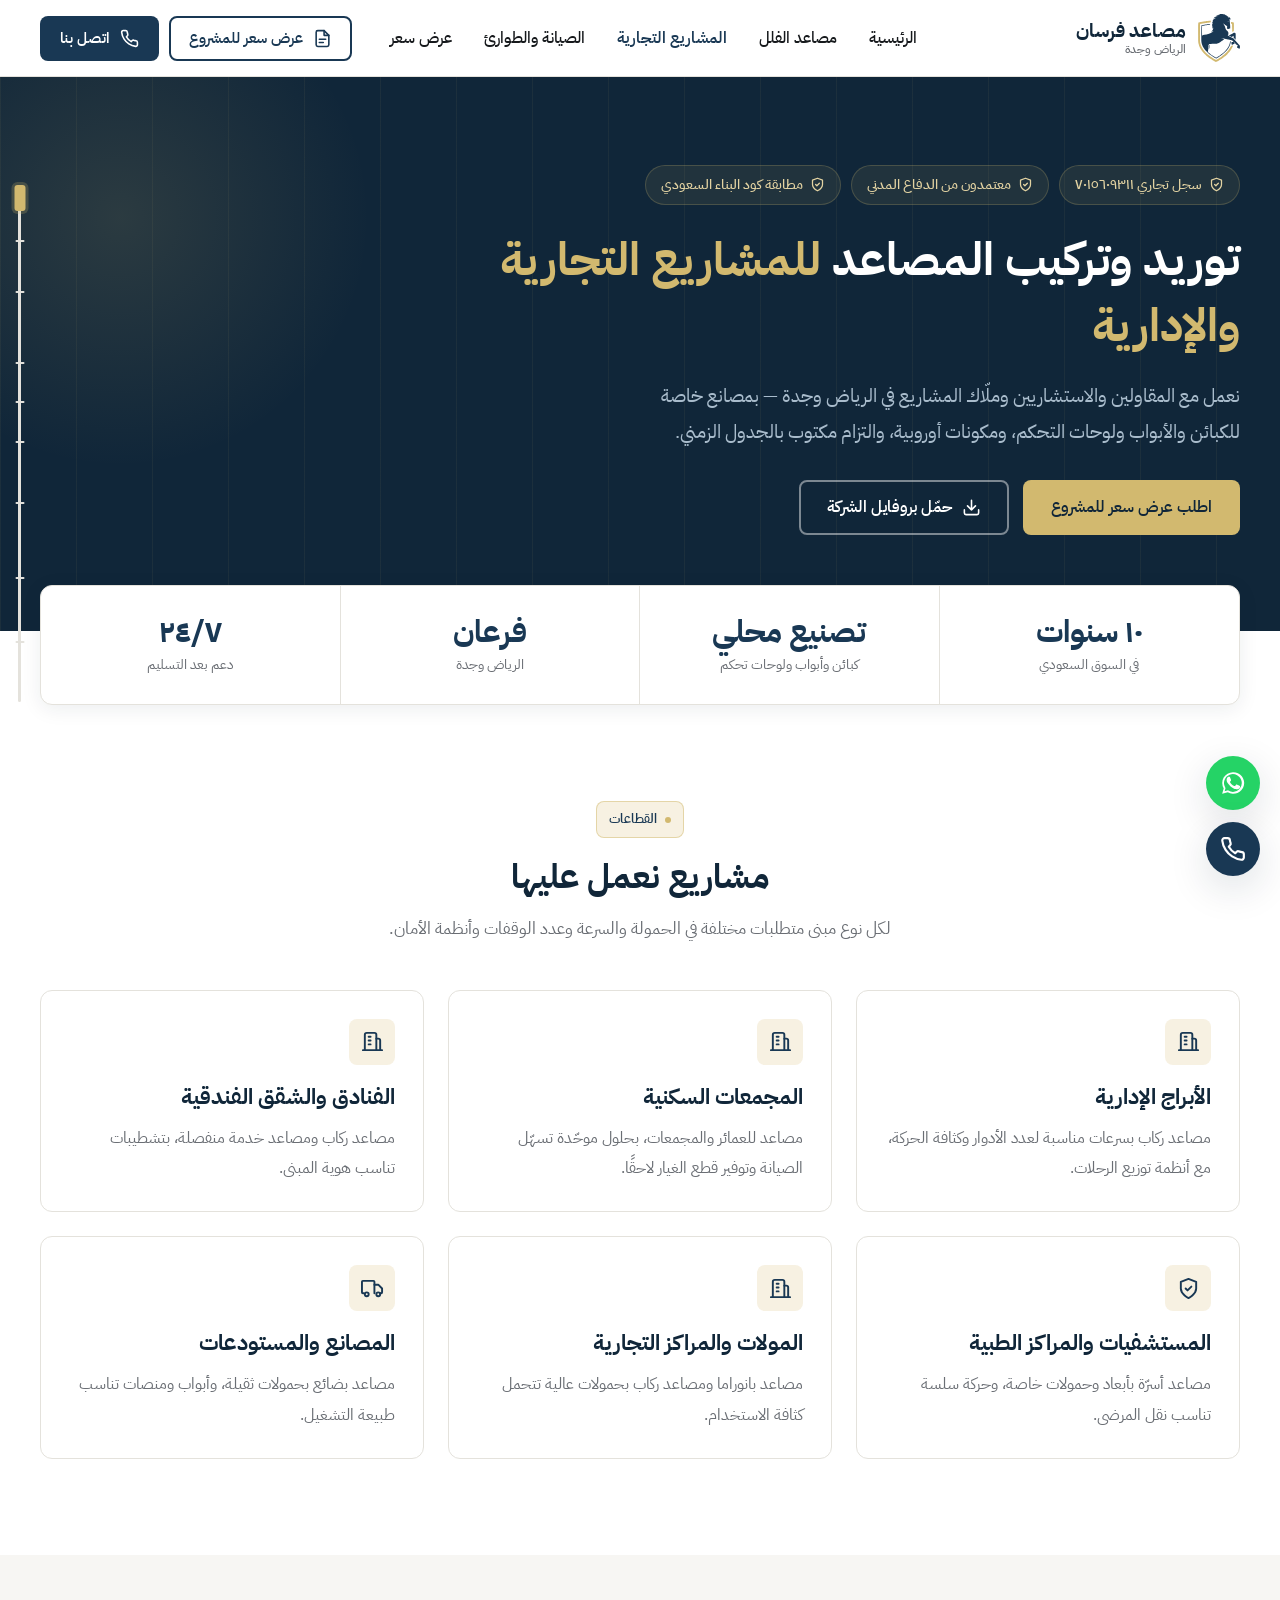
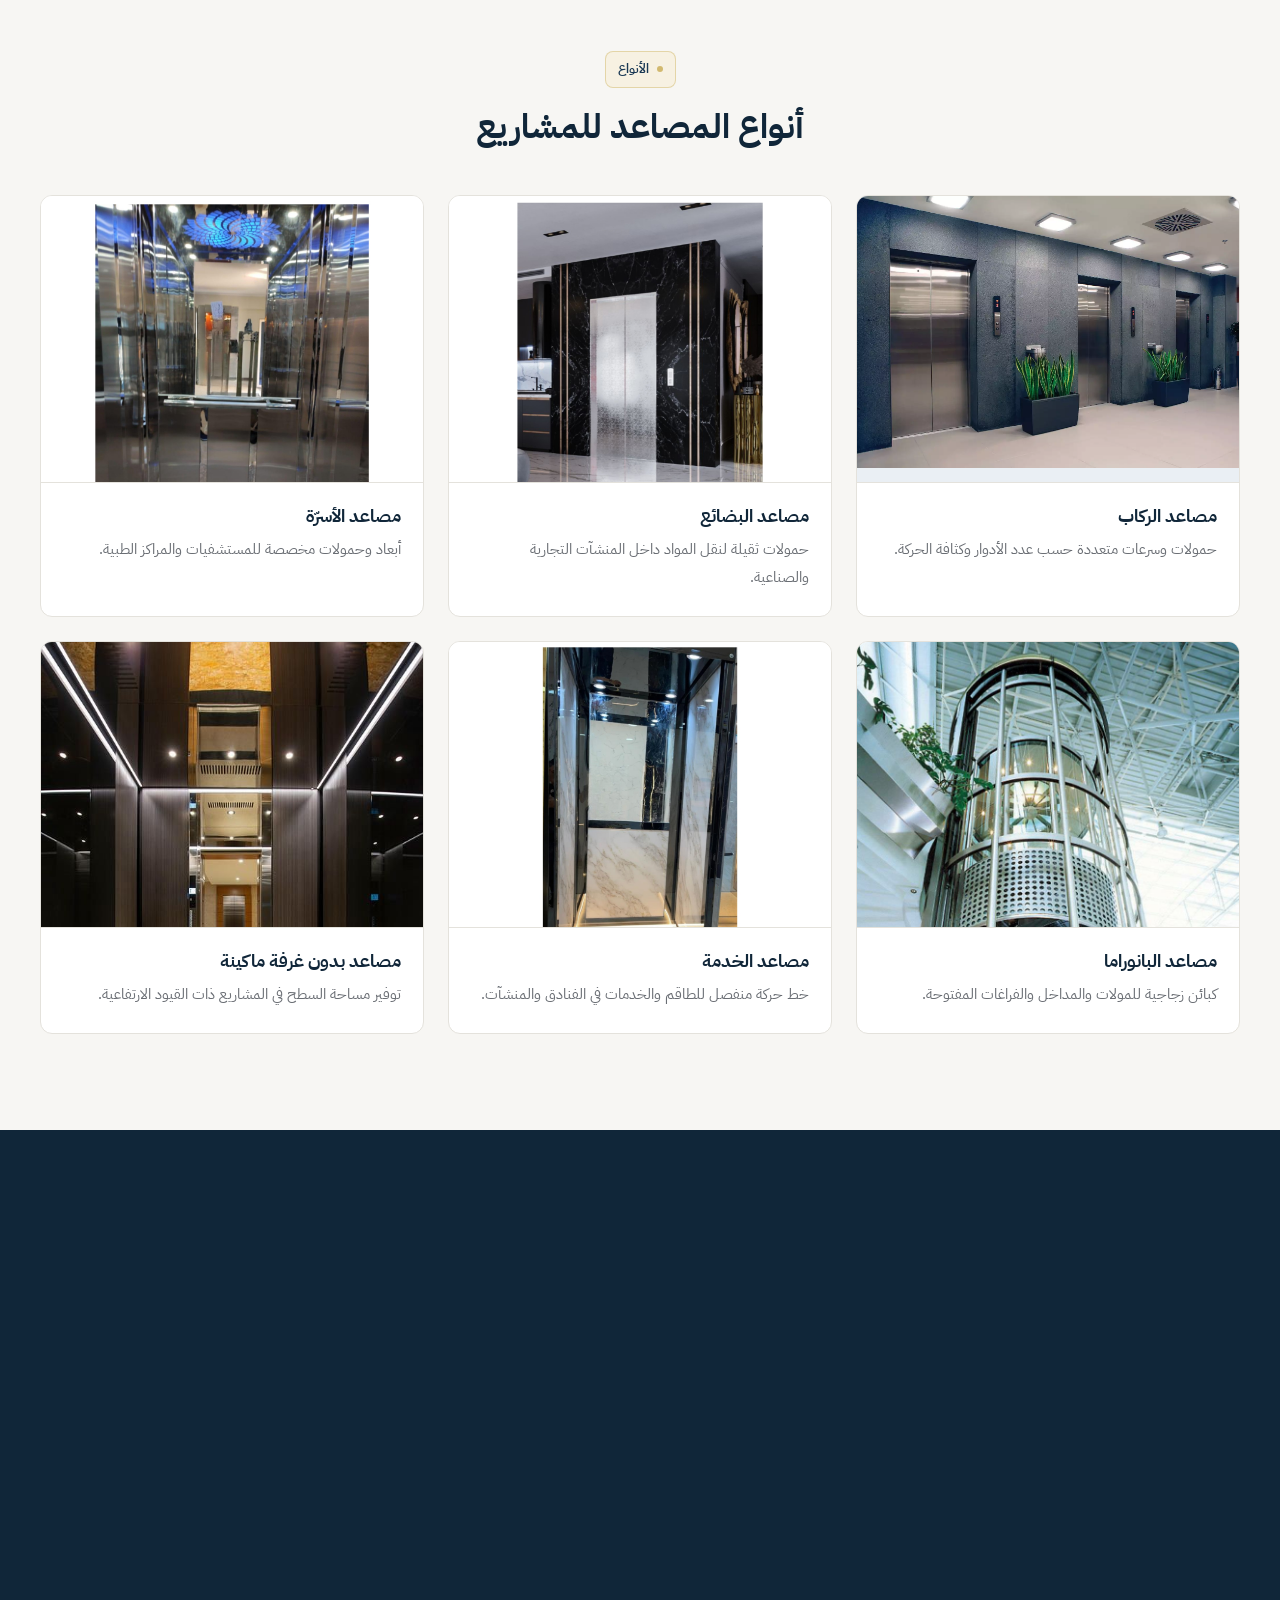
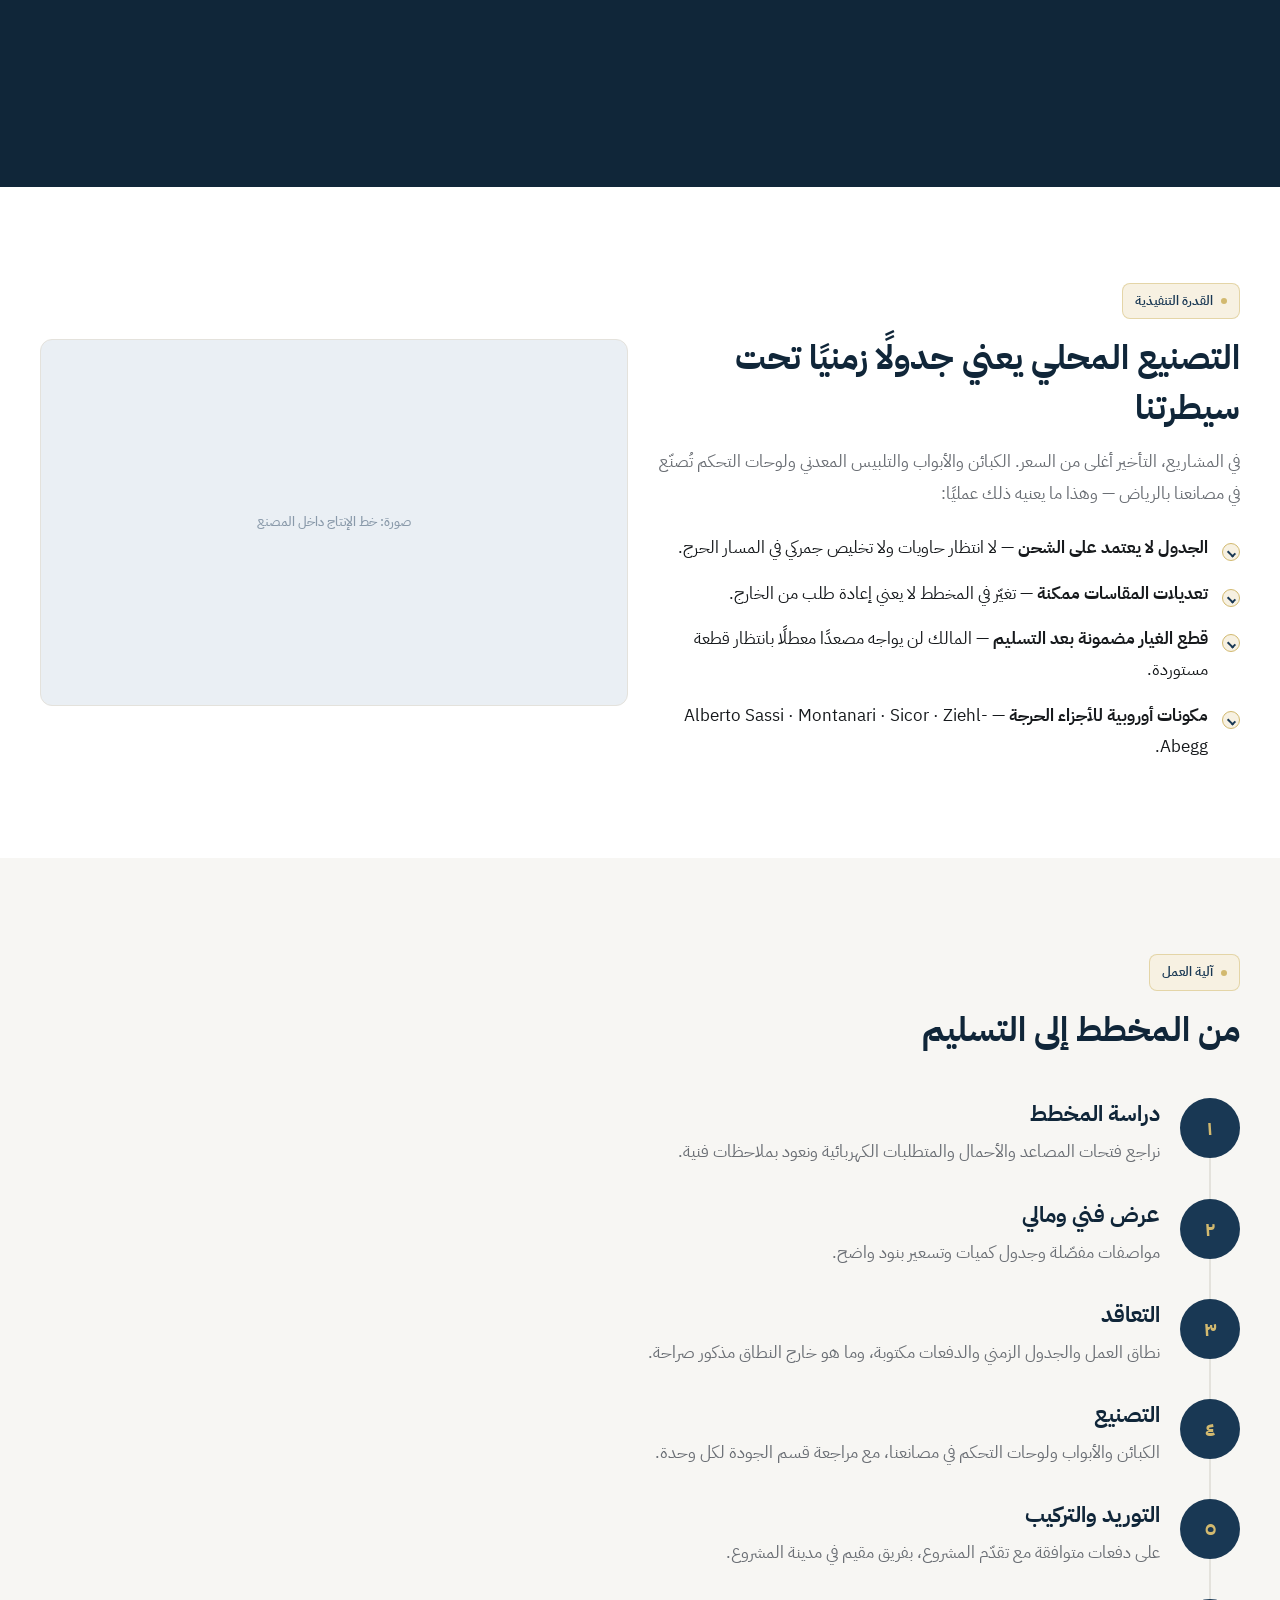
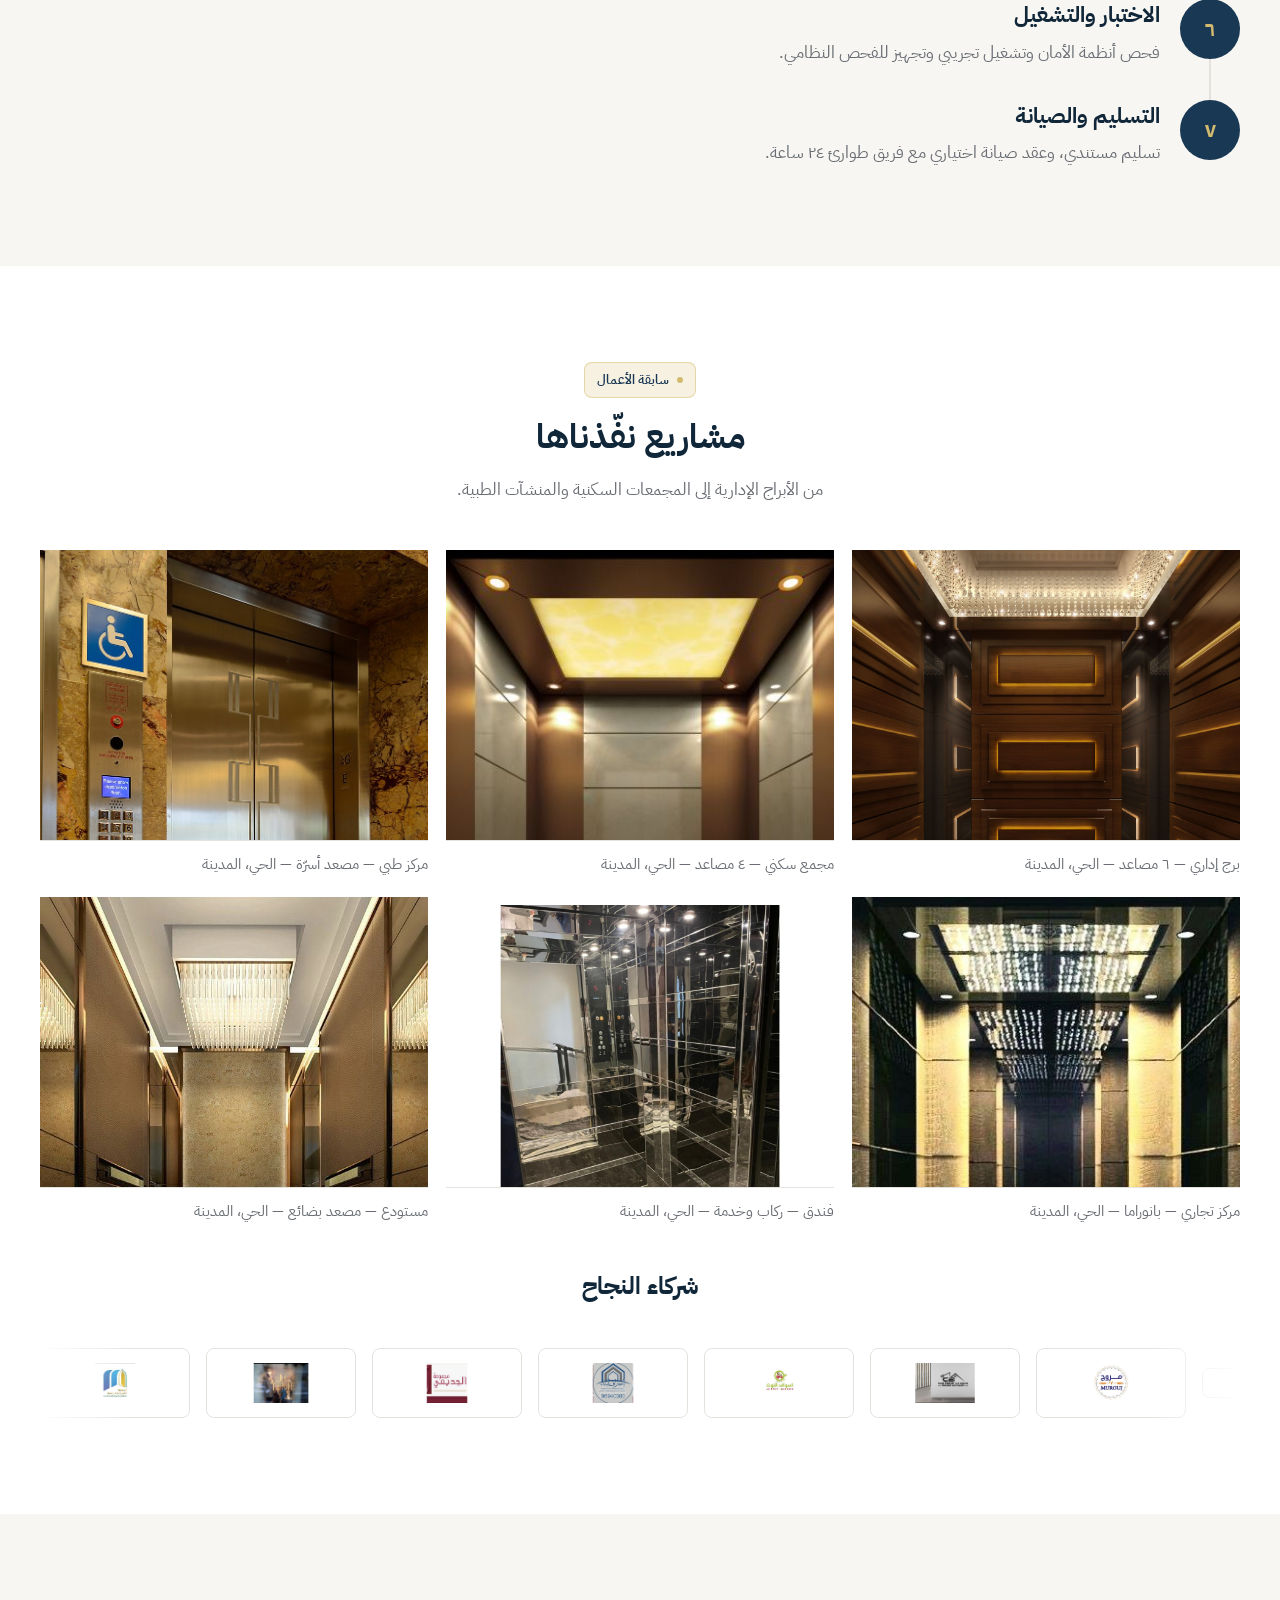
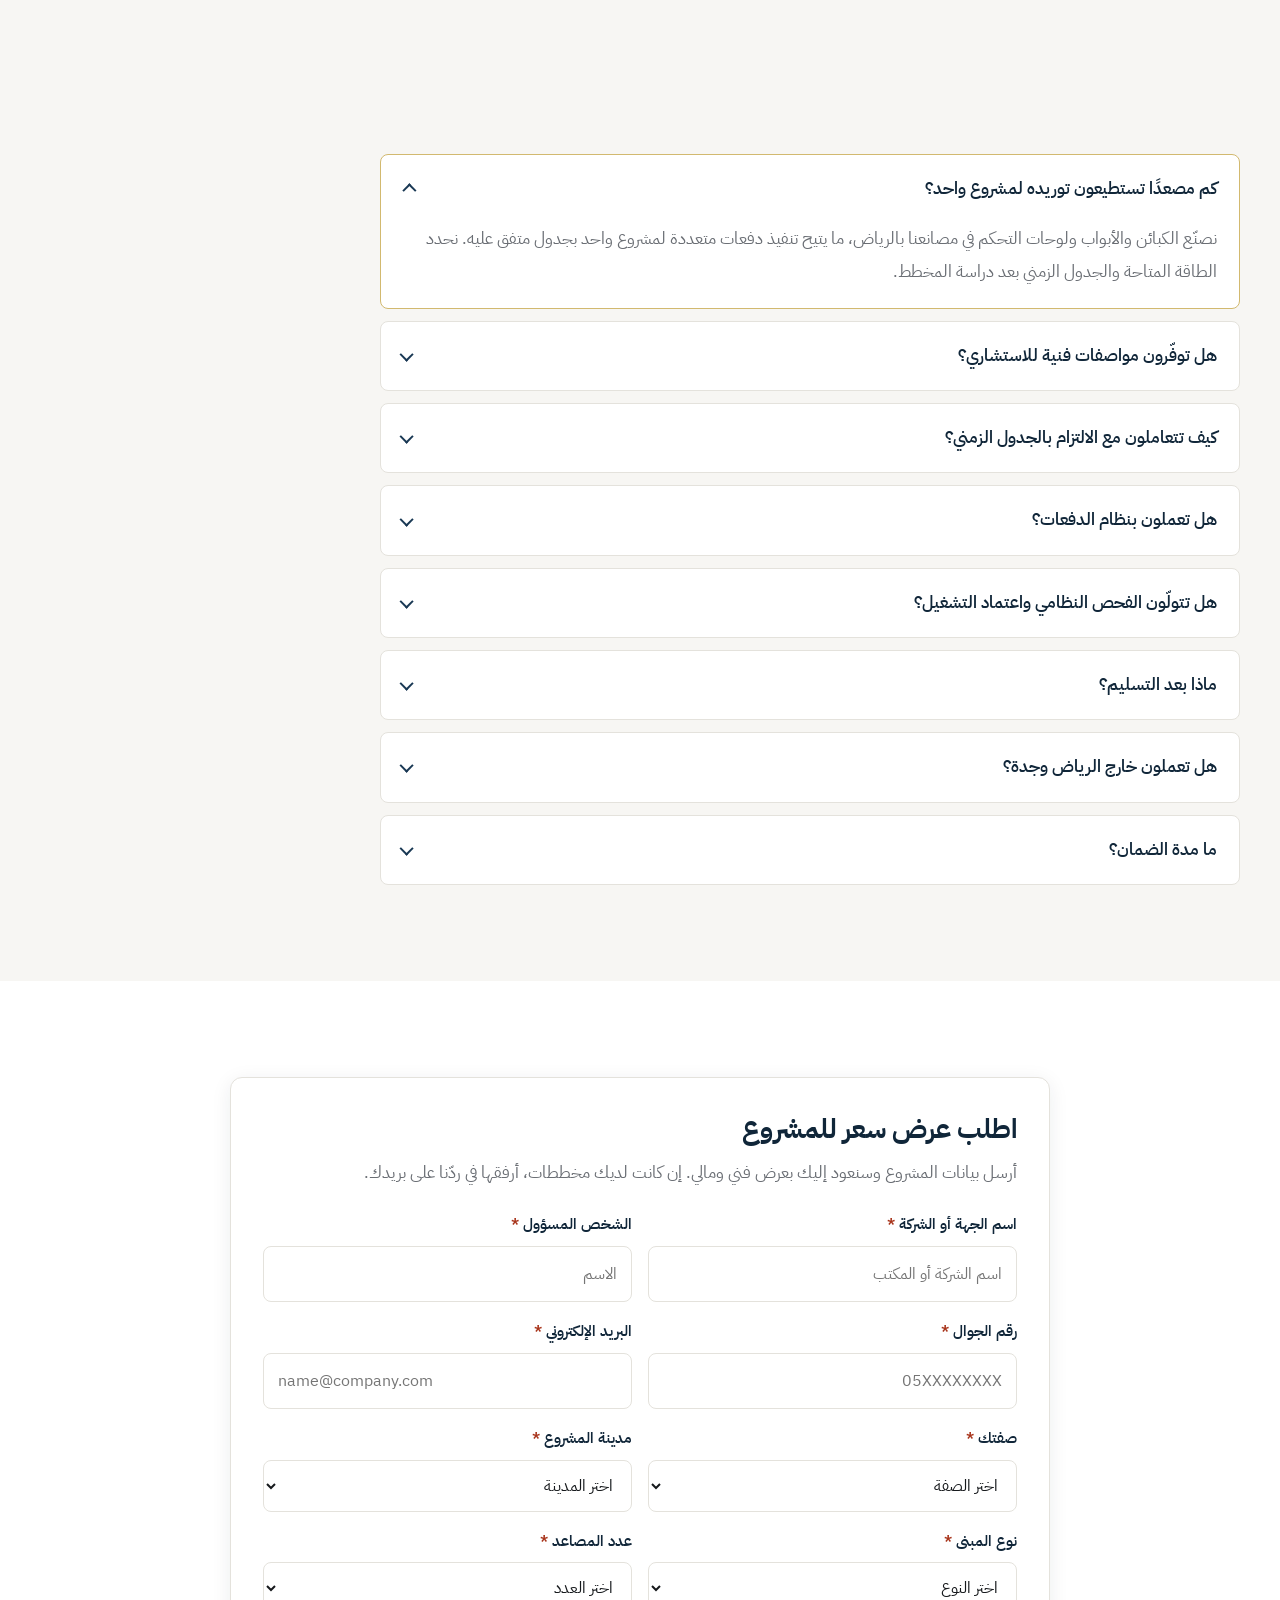
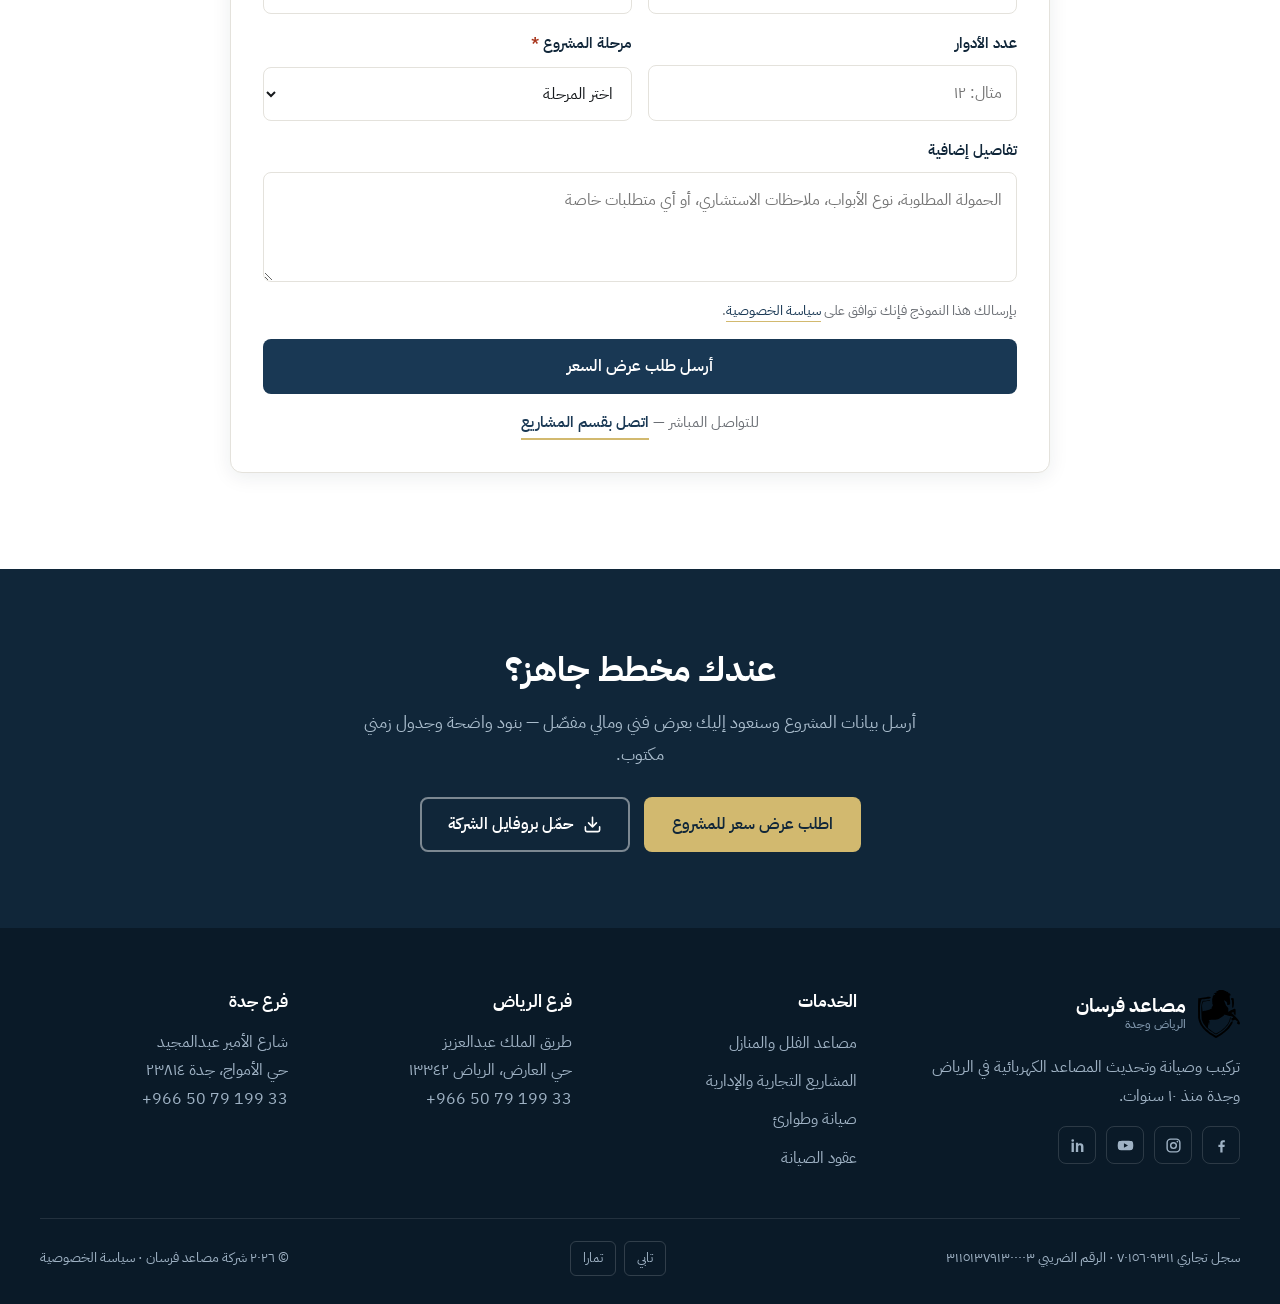
<file: projects.html>
<!DOCTYPE html>
<html lang="ar" dir="rtl">
<head>
<meta charset="UTF-8">
<meta name="viewport" content="width=device-width, initial-scale=1">
<title>توريد وتركيب مصاعد للمشاريع التجارية والإدارية | مصاعد فرسان</title>
<meta name="description" content="توريد وتركيب مصاعد للأبراج الإدارية والمجمعات السكنية والفنادق والمستشفيات في الرياض وجدة. تصنيع محلي، مكونات أوروبية، والتزام بالجدول الزمني.">
<link rel="canonical" href="https://fursanelevators.com/lp/projects.html">
<meta property="og:title" content="توريد وتركيب مصاعد للمشاريع التجارية والإدارية">
<meta property="og:description" content="نعمل مع المقاولين والاستشاريين — مواصفات فنية، توريد بالكميات، والتزام بالجدول الزمني.">
<meta property="og:type" content="website">
<meta property="og:locale" content="ar_SA">

<link rel="icon" href="assets/fursan-logo-mono.svg" type="image/svg+xml">
<link rel="preconnect" href="https://fonts.googleapis.com">
<link rel="preconnect" href="https://fonts.gstatic.com" crossorigin>
<link rel="stylesheet" href="https://fonts.googleapis.com/css2?family=IBM+Plex+Sans+Arabic:wght@400;500;600;700&display=swap">
<link rel="stylesheet" href="styles.css">

<!-- 🔸 GTM -->
<script>(function(w,d,s,l,i){w[l]=w[l]||[];w[l].push({'gtm.start':new Date().getTime(),event:'gtm.js'});
var f=d.getElementsByTagName(s)[0],j=d.createElement(s),dl=l!='dataLayer'?'&l='+l:'';j.async=true;
j.src='https://www.googletagmanager.com/gtm.js?id='+i+dl;f.parentNode.insertBefore(j,f);})
(window,document,'script','dataLayer','GTM-TT5C4GKQ');</script>

<script type="application/ld+json">
{
  "@context": "https://schema.org",
  "@type": "FAQPage",
  "mainEntity": [
    {"@type":"Question","name":"كم مصعدًا تستطيعون توريده لمشروع واحد؟","acceptedAnswer":{"@type":"Answer","text":"نصنّع الكبائن والأبواب ولوحات التحكم في مصانعنا بالرياض، ما يتيح تنفيذ دفعات متعددة لمشروع واحد بجدول متفق عليه. نحدد الطاقة المتاحة والجدول الزمني بعد دراسة المخطط."}},
    {"@type":"Question","name":"هل توفّرون مواصفات فنية للاستشاري؟","acceptedAnswer":{"@type":"Answer","text":"نعم. نزوّدكم بكراسة مواصفات فنية ومخططات الفتحات والأحمال والمتطلبات الكهربائية بما يوافق كود البناء السعودي."}}
  ]
}
</script>
</head>

<body data-page="projects" data-page-name="صفحة المشاريع التجارية">
<noscript><iframe src="https://www.googletagmanager.com/ns.html?id=GTM-TT5C4GKQ" height="0" width="0" style="display:none;visibility:hidden"></iframe></noscript>

<svg width="0" height="0" style="position:absolute" aria-hidden="true" focusable="false">
  <symbol id="i-phone" viewBox="0 0 24 24" fill="none" stroke="currentColor" stroke-width="2" stroke-linecap="round" stroke-linejoin="round"><path d="M22 16.9v3a2 2 0 0 1-2.2 2 19.8 19.8 0 0 1-8.6-3.1 19.5 19.5 0 0 1-6-6A19.8 19.8 0 0 1 2.1 4.2 2 2 0 0 1 4.1 2h3a2 2 0 0 1 2 1.7c.1 1 .4 1.9.7 2.8a2 2 0 0 1-.5 2.1L8.1 9.9a16 16 0 0 0 6 6l1.3-1.3a2 2 0 0 1 2.1-.4c.9.3 1.8.6 2.8.7a2 2 0 0 1 1.7 2Z"/></symbol>
  <symbol id="i-wa" viewBox="0 0 24 24" fill="currentColor"><path d="M17.5 14.4c-.3-.2-1.7-.9-2-1-.3-.1-.5-.1-.7.1-.2.3-.7 1-.9 1.2-.2.2-.3.2-.6.1a8 8 0 0 1-2.4-1.5 9 9 0 0 1-1.6-2c-.2-.3 0-.5.1-.6l.5-.6.3-.5v-.5l-1-2.3c-.2-.6-.5-.5-.7-.5h-.6c-.2 0-.5.1-.8.4-.3.3-1 1-1 2.5s1.1 2.9 1.2 3.1c.2.2 2.2 3.4 5.3 4.7.7.3 1.3.5 1.8.6.7.2 1.4.2 1.9.1.6-.1 1.7-.7 2-1.4.2-.7.2-1.3.2-1.4l-.5-.3ZM12 2a10 10 0 0 0-8.6 15L2 22l5.2-1.4A10 10 0 1 0 12 2Zm0 18.2c-1.5 0-3-.4-4.3-1.2l-.3-.2-3.1.8.8-3-.2-.3A8.2 8.2 0 1 1 12 20.2Z"/></symbol>
  <symbol id="i-shield" viewBox="0 0 24 24" fill="none" stroke="currentColor" stroke-width="2" stroke-linecap="round" stroke-linejoin="round"><path d="M12 22s8-4 8-10V5l-8-3-8 3v7c0 6 8 10 8 10Z"/><path d="m9 12 2 2 4-4"/></symbol>
  <symbol id="i-build" viewBox="0 0 24 24" fill="none" stroke="currentColor" stroke-width="2" stroke-linecap="round" stroke-linejoin="round"><path d="M4 21V5a2 2 0 0 1 2-2h8a2 2 0 0 1 2 2v16"/><path d="M16 9h2a2 2 0 0 1 2 2v10"/><path d="M2 21h20M8 7h2M8 11h2M8 15h2"/></symbol>
  <symbol id="i-doc" viewBox="0 0 24 24" fill="none" stroke="currentColor" stroke-width="2" stroke-linecap="round" stroke-linejoin="round"><path d="M14 2H6a2 2 0 0 0-2 2v16a2 2 0 0 0 2 2h12a2 2 0 0 0 2-2V8Z"/><path d="M14 2v6h6M8 13h8M8 17h5"/></symbol>
  <symbol id="i-down" viewBox="0 0 24 24" fill="none" stroke="currentColor" stroke-width="2" stroke-linecap="round" stroke-linejoin="round"><path d="M21 15v4a2 2 0 0 1-2 2H5a2 2 0 0 1-2-2v-4"/><path d="m7 10 5 5 5-5M12 15V3"/></symbol>
  <symbol id="i-truck" viewBox="0 0 24 24" fill="none" stroke="currentColor" stroke-width="2" stroke-linecap="round" stroke-linejoin="round"><path d="M14 17V5a1 1 0 0 0-1-1H2a1 1 0 0 0-1 1v11a1 1 0 0 0 1 1h1"/><path d="M14 8h4l4 4v4a1 1 0 0 1-1 1h-1"/><circle cx="6" cy="18" r="2"/><circle cx="18" cy="18" r="2"/></symbol>
  <symbol id="i-clock" viewBox="0 0 24 24" fill="none" stroke="currentColor" stroke-width="2" stroke-linecap="round" stroke-linejoin="round"><circle cx="12" cy="12" r="9"/><path d="M12 7v5l3 2"/></symbol>
  <symbol id="i-pin" viewBox="0 0 24 24" fill="none" stroke="currentColor" stroke-width="2" stroke-linecap="round" stroke-linejoin="round"><path d="M20 10c0 6-8 12-8 12s-8-6-8-12a8 8 0 0 1 16 0Z"/><circle cx="12" cy="10" r="3"/></symbol>
  <symbol id="i-wrench" viewBox="0 0 24 24" fill="none" stroke="currentColor" stroke-width="2" stroke-linecap="round" stroke-linejoin="round"><path d="M14.7 6.3a4 4 0 0 0 5 5l-9.5 9.5a2.8 2.8 0 0 1-4-4Z"/><path d="m14.7 6.3 3-3 3 3-3 3"/></symbol>
  <symbol id="i-arrow" viewBox="0 0 24 24" fill="none" stroke="currentColor" stroke-width="2" stroke-linecap="round" stroke-linejoin="round"><path d="M19 12H5M12 19l-7-7 7-7"/></symbol>
  <symbol id="i-fb" viewBox="0 0 24 24" fill="currentColor"><path d="M13.5 22v-8h2.7l.4-3.1h-3.1V8.9c0-.9.25-1.5 1.55-1.5H16.7V4.6A22 22 0 0 0 14.3 4.5c-2.4 0-4 1.45-4 4.1v2.3H7.6V14h2.7v8Z"/></symbol>
  <symbol id="i-ig" viewBox="0 0 24 24" fill="none" stroke="currentColor" stroke-width="2"><rect x="3" y="3" width="18" height="18" rx="5"/><circle cx="12" cy="12" r="4"/><circle cx="17.5" cy="6.5" r="1.2" fill="currentColor" stroke="none"/></symbol>
  <symbol id="i-yt" viewBox="0 0 24 24" fill="currentColor"><path d="M22.5 7.6a2.7 2.7 0 0 0-1.9-1.9C18.9 5.2 12 5.2 12 5.2s-6.9 0-8.6.5A2.7 2.7 0 0 0 1.5 7.6 28 28 0 0 0 1 12a28 28 0 0 0 .5 4.4 2.7 2.7 0 0 0 1.9 1.9c1.7.5 8.6.5 8.6.5s6.9 0 8.6-.5a2.7 2.7 0 0 0 1.9-1.9A28 28 0 0 0 23 12a28 28 0 0 0-.5-4.4ZM9.8 15.3V8.7l5.7 3.3Z"/></symbol>
  <symbol id="i-in" viewBox="0 0 24 24" fill="currentColor"><path d="M6.9 8.2H3.6V21h3.3ZM5.25 3a1.9 1.9 0 1 0 0 3.8 1.9 1.9 0 0 0 0-3.8ZM20.4 13.6c0-3.3-1.8-4.9-4.1-4.9-1.9 0-2.8 1.05-3.25 1.8V8.2H9.75c.05.95 0 12.8 0 12.8H13v-7.15c0-.35.05-.7.15-.95.25-.7.85-1.4 1.9-1.4 1.35 0 1.95.95 1.95 2.4V21h3.4Z"/></symbol>
</svg>

<a class="skip-link" href="#main">تخطي إلى المحتوى</a>

<header class="header">
  <div class="container header__inner">
    <a class="brand" href="index.html">
      <img src="assets/fursan-logo.svg" alt="" width="42" height="48">
      <span class="brand__name">مصاعد فرسان<span class="brand__tag">الرياض وجدة</span></span>
    </a>

    <button class="burger" type="button" aria-label="القائمة" aria-expanded="false">
      <span></span><span></span><span></span>
    </button>

    <nav class="nav" aria-label="التنقل الرئيسي">
      <a href="index.html">الرئيسية</a>
      <a href="villa-elevators.html">مصاعد الفلل</a>
      <a href="projects.html" aria-current="page">المشاريع التجارية</a>
      <a href="maintenance.html">الصيانة والطوارئ</a>
      <a href="#quote">عرض سعر</a>
    </nav>

    <div class="header__actions">
      <a class="btn btn--outline btn--sm" href="#quote">
        <svg><use href="#i-doc"></use></svg> عرض سعر للمشروع
      </a>
      <a class="btn btn--primary btn--sm" data-loc="header" href="tel:+966507919933">
        <svg><use href="#i-phone"></use></svg> اتصل بنا
      </a>
    </div>
  </div>
</header>

<div class="shaft" aria-hidden="true"><span class="shaft__car"></span></div>

<main id="main">

<!-- ==================== الهيرو ==================== -->
<section class="hero">
  <div class="container">
    <div class="hero__inner">
      <div class="badges">
        <span class="badge"><svg><use href="#i-shield"></use></svg> سجل تجاري ٧٠١٥٦٠٩٣١١</span>
        <!-- 🔸 احذف إن لم يتأكد -->
        <span class="badge"><svg><use href="#i-shield"></use></svg> معتمدون من الدفاع المدني</span>
        <span class="badge"><svg><use href="#i-shield"></use></svg> مطابقة كود البناء السعودي</span>
      </div>

      <h1>توريد وتركيب المصاعد <span class="hl">للمشاريع التجارية والإدارية</span></h1>

      <p class="hero__sub">
        نعمل مع المقاولين والاستشاريين وملّاك المشاريع في الرياض وجدة —
        بمصانع خاصة للكبائن والأبواب ولوحات التحكم، ومكونات أوروبية،
        والتزام مكتوب بالجدول الزمني.
      </p>

      <div class="btn-row">
        <a class="btn btn--gold" href="#quote">اطلب عرض سعر للمشروع</a>
        <a class="btn btn--ghost-light" href="assets/fursan-company-profile.pdf" download data-loc="hero_profile" data-profile-download>
          <svg><use href="#i-down"></use></svg> حمّل بروفايل الشركة
        </a>
      </div>
    </div>
  </div>
</section>

<!-- ==================== شريط الأرقام ==================== -->
<section class="stats">
  <div class="container">
    <div class="stats__inner">
      <div class="stat"><div class="stat__n">١٠ سنوات</div><div class="stat__l">في السوق السعودي</div></div>
      <div class="stat"><div class="stat__n">تصنيع محلي</div><div class="stat__l">كبائن وأبواب ولوحات تحكم</div></div>
      <div class="stat"><div class="stat__n">فرعان</div><div class="stat__l">الرياض وجدة</div></div>
      <div class="stat"><div class="stat__n">٢٤/٧</div><div class="stat__l">دعم بعد التسليم</div></div>
    </div>
  </div>
</section>

<!-- ==================== القطاعات ==================== -->
<section class="section" id="sectors">
  <div class="container">
    <div class="section-head section-head--center reveal">
      <span class="eyebrow">القطاعات</span>
      <h2>مشاريع نعمل عليها</h2>
      <p>لكل نوع مبنى متطلبات مختلفة في الحمولة والسرعة وعدد الوقفات وأنظمة الأمان.</p>
    </div>

    <div class="grid grid-3 reveal">
      <article class="card">
        <div class="icon-box"><svg><use href="#i-build"></use></svg></div>
        <h3>الأبراج الإدارية</h3>
        <p>مصاعد ركاب بسرعات مناسبة لعدد الأدوار وكثافة الحركة، مع أنظمة توزيع الرحلات.</p>
      </article>
      <article class="card">
        <div class="icon-box"><svg><use href="#i-build"></use></svg></div>
        <h3>المجمعات السكنية</h3>
        <p>مصاعد للعمائر والمجمعات، بحلول موحّدة تسهّل الصيانة وتوفير قطع الغيار لاحقًا.</p>
      </article>
      <article class="card">
        <div class="icon-box"><svg><use href="#i-build"></use></svg></div>
        <h3>الفنادق والشقق الفندقية</h3>
        <p>مصاعد ركاب ومصاعد خدمة منفصلة، بتشطيبات تناسب هوية المبنى.</p>
      </article>
      <article class="card">
        <div class="icon-box"><svg><use href="#i-shield"></use></svg></div>
        <h3>المستشفيات والمراكز الطبية</h3>
        <p>مصاعد أسرّة بأبعاد وحمولات خاصة، وحركة سلسة تناسب نقل المرضى.</p>
      </article>
      <article class="card">
        <div class="icon-box"><svg><use href="#i-build"></use></svg></div>
        <h3>المولات والمراكز التجارية</h3>
        <p>مصاعد بانوراما ومصاعد ركاب بحمولات عالية تتحمل كثافة الاستخدام.</p>
      </article>
      <article class="card">
        <div class="icon-box"><svg><use href="#i-truck"></use></svg></div>
        <h3>المصانع والمستودعات</h3>
        <p>مصاعد بضائع بحمولات ثقيلة، وأبواب ومنصات تناسب طبيعة التشغيل.</p>
      </article>
    </div>
  </div>
</section>

<!-- ==================== الأنواع ==================== -->
<section class="section section--alt" id="types">
  <div class="container">
    <div class="section-head section-head--center reveal">
      <span class="eyebrow">الأنواع</span>
      <h2>أنواع المصاعد للمشاريع</h2>
    </div>

    <div class="grid grid-6 reveal">
      <article class="type-card">
        <div class="ph"><img src="assets/gallery/lobby-passenger.jpg" alt="مصعد ركاب في بهو مبنى تجاري" loading="lazy"></div>
        <div class="type-card__body"><h3>مصاعد الركاب</h3><p>حمولات وسرعات متعددة حسب عدد الأدوار وكثافة الحركة.</p></div>
      </article>
      <article class="type-card">
        <div class="ph"><img src="assets/gallery/doors-steel-1.jpg" alt="أبواب مصعد بضائع من الستانلس ستيل" loading="lazy"></div>
        <div class="type-card__body"><h3>مصاعد البضائع</h3><p>حمولات ثقيلة لنقل المواد داخل المنشآت التجارية والصناعية.</p></div>
      </article>
      <article class="type-card">
        <div class="ph"><img src="assets/gallery/doors-steel-2.jpg" alt="أبواب مصعد أسرّة واسعة" loading="lazy"></div>
        <div class="type-card__body"><h3>مصاعد الأسرّة</h3><p>أبعاد وحمولات مخصصة للمستشفيات والمراكز الطبية.</p></div>
      </article>
      <article class="type-card">
        <div class="ph"><img src="assets/gallery/panorama-2.jpg" alt="مصعد بانوراما بكبينة زجاجية في مول" loading="lazy"></div>
        <div class="type-card__body"><h3>مصاعد البانوراما</h3><p>كبائن زجاجية للمولات والمداخل والفراغات المفتوحة.</p></div>
      </article>
      <article class="type-card">
        <div class="ph"><img src="assets/gallery/panel-marble.jpg" alt="لوحة تحكم مصعد خدمة" loading="lazy"></div>
        <div class="type-card__body"><h3>مصاعد الخدمة</h3><p>خط حركة منفصل للطاقم والخدمات في الفنادق والمنشآت.</p></div>
      </article>
      <article class="type-card">
        <div class="ph"><img src="assets/gallery/cabin-dark-1.jpg" alt="كبينة مصعد بدون غرفة ماكينة" loading="lazy"></div>
        <div class="type-card__body"><h3>مصاعد بدون غرفة ماكينة</h3><p>توفير مساحة السطح في المشاريع ذات القيود الارتفاعية.</p></div>
      </article>
    </div>
  </div>
</section>

<!-- ==================== للمقاولين والاستشاريين ==================== -->
<section class="section section--dark" id="partners">
  <div class="container">
    <div class="section-head reveal">
      <span class="eyebrow">للمقاولين والاستشاريين</span>
      <h2>نعرف ما تحتاجه لتغلق البند في مشروعك</h2>
    </div>

    <div class="grid grid-2 reveal" style="align-items:start">
      <ul class="checks">
        <li><strong style="color:#fff">نستلم المخططات ونعمل عليها</strong> — نراجع فتحات المصاعد والأحمال والمتطلبات الكهربائية، ونعود بملاحظات قبل التنفيذ لا بعده.</li>
        <li><strong style="color:#fff">كراسة مواصفات فنية</strong> — مستند جاهز لتقديمه للاستشاري أو المالك، بما يوافق كود البناء السعودي.</li>
        <li><strong style="color:#fff">عرض فني ومالي مفصّل</strong> — بنود مفتوحة صفر، وكل ما هو خارج النطاق مكتوب صراحة.</li>
        <li><strong style="color:#fff">توريد بالكميات على دفعات</strong> — نصنّع محليًا، فالجدول يتحدد بطاقتنا لا بمواعيد الشحن.</li>
        <li><strong style="color:#fff">التزام بالجدول الزمني</strong> — تواريخ التوريد والتركيب والتشغيل مكتوبة في العقد.</li>
        <li><strong style="color:#fff">تسليم واستلام نظامي</strong> — تجهيز المصاعد للفحص الدوري ومرافقة عملية الاعتماد.</li>
      </ul>

      <div class="card" style="background:rgba(255,255,255,.05);border-color:rgba(210,185,111,.25)">
        <div class="icon-box"><svg><use href="#i-doc"></use></svg></div>
        <h3>بروفايل الشركة</h3>
        <p style="color:#A9BCCC">
          ملف كامل بالخدمات والقدرات التصنيعية والمكونات والمشاريع — جاهز للإرفاق
          في ملف المناقصة أو الإرسال للاستشاري.
        </p>
        <div class="card__foot">
          <a class="btn btn--gold btn--block" href="assets/fursan-company-profile.pdf" download data-loc="partners_profile" data-profile-download>
            <svg><use href="#i-down"></use></svg> حمّل البروفايل PDF
          </a>
        </div>
      </div>
    </div>
  </div>
</section>

<!-- ==================== القدرة التصنيعية ==================== -->
<section class="section" id="capacity">
  <div class="container">
    <div class="grid grid-2 reveal" style="align-items:center">
      <div>
        <span class="eyebrow">القدرة التنفيذية</span>
        <h2>التصنيع المحلي يعني جدولًا زمنيًا تحت سيطرتنا</h2>
        <p style="color:var(--gray);margin:14px 0 22px">
          في المشاريع، التأخير أغلى من السعر. الكبائن والأبواب والتلبيس المعدني
          ولوحات التحكم تُصنّع في مصانعنا بالرياض — وهذا ما يعنيه ذلك عمليًا:
        </p>
        <ul class="checks">
          <li><strong>الجدول لا يعتمد على الشحن</strong> — لا انتظار حاويات ولا تخليص جمركي في المسار الحرج.</li>
          <li><strong>تعديلات المقاسات ممكنة</strong> — تغيّر في المخطط لا يعني إعادة طلب من الخارج.</li>
          <li><strong>قطع الغيار مضمونة بعد التسليم</strong> — المالك لن يواجه مصعدًا معطلًا بانتظار قطعة مستوردة.</li>
          <li><strong>مكونات أوروبية للأجزاء الحرجة</strong> — Alberto Sassi · Montanari · Sicor · Ziehl-Abegg.</li>
        </ul>
      </div>
      <!-- 🔸 استبدل بصورة من داخل المصنع -->
      <div class="ph ph--wide" data-label="صورة: خط الإنتاج داخل المصنع"></div>
    </div>
  </div>
</section>

<!-- ==================== خطوات العمل ==================== -->
<section class="section section--alt" id="process">
  <div class="container">
    <div class="section-head reveal">
      <span class="eyebrow">آلية العمل</span>
      <h2>من المخطط إلى التسليم</h2>
    </div>

    <div class="steps reveal" style="max-width:820px">
      <div class="step"><div class="step__n">١</div><div><h3>دراسة المخطط</h3><p>نراجع فتحات المصاعد والأحمال والمتطلبات الكهربائية ونعود بملاحظات فنية.</p></div></div>
      <div class="step"><div class="step__n">٢</div><div><h3>عرض فني ومالي</h3><p>مواصفات مفصّلة وجدول كميات وتسعير بنود واضح.</p></div></div>
      <div class="step"><div class="step__n">٣</div><div><h3>التعاقد</h3><p>نطاق العمل والجدول الزمني والدفعات مكتوبة، وما هو خارج النطاق مذكور صراحة.</p></div></div>
      <div class="step"><div class="step__n">٤</div><div><h3>التصنيع</h3><p>الكبائن والأبواب ولوحات التحكم في مصانعنا، مع مراجعة قسم الجودة لكل وحدة.</p></div></div>
      <div class="step"><div class="step__n">٥</div><div><h3>التوريد والتركيب</h3><p>على دفعات متوافقة مع تقدّم المشروع، بفريق مقيم في مدينة المشروع.</p></div></div>
      <div class="step"><div class="step__n">٦</div><div><h3>الاختبار والتشغيل</h3><p>فحص أنظمة الأمان وتشغيل تجريبي وتجهيز للفحص النظامي.</p></div></div>
      <div class="step"><div class="step__n">٧</div><div><h3>التسليم والصيانة</h3><p>تسليم مستندي، وعقد صيانة اختياري مع فريق طوارئ ٢٤ ساعة.</p></div></div>
    </div>
  </div>
</section>

<!-- ==================== المشاريع والعملاء ==================== -->
<section class="section" id="gallery">
  <div class="container">
    <div class="section-head section-head--center reveal">
      <span class="eyebrow">سابقة الأعمال</span>
      <h2>مشاريع نفّذناها</h2>
      <p>من الأبراج الإدارية إلى المجمعات السكنية والمنشآت الطبية.</p>
    </div>

    <!-- 🔸 استبدل أسماء الأحياء بالبيانات الحقيقية -->
    <div class="gallery reveal" style="margin-bottom:44px">
      <figure><div class="ph"><img src="assets/gallery/cabin-office.jpg" alt="برج إداري" loading="lazy"></div><figcaption>برج إداري — ٦ مصاعد — الحي، المدينة</figcaption></figure>
      <figure><div class="ph"><img src="assets/gallery/cabin-residential.jpg" alt="مجمع سكني" loading="lazy"></div><figcaption>مجمع سكني — ٤ مصاعد — الحي، المدينة</figcaption></figure>
      <figure><div class="ph"><img src="assets/gallery/cabin-keypad.jpg" alt="مركز طبي" loading="lazy"></div><figcaption>مركز طبي — مصعد أسرّة — الحي، المدينة</figcaption></figure>
      <figure><div class="ph"><img src="assets/gallery/panorama-4.jpg" alt="مركز تجاري" loading="lazy"></div><figcaption>مركز تجاري — بانوراما — الحي، المدينة</figcaption></figure>
      <figure><div class="ph"><img src="assets/gallery/cabin-mirror-1.jpg" alt="فندق" loading="lazy"></div><figcaption>فندق — ركاب وخدمة — الحي، المدينة</figcaption></figure>
      <figure><div class="ph"><img src="assets/gallery/doors-bronze.jpg" alt="مستودع" loading="lazy"></div><figcaption>مستودع — مصعد بضائع — الحي، المدينة</figcaption></figure>
    </div>

    <div class="section-head section-head--center reveal">
      <h2 style="font-size:24px">شركاء النجاح</h2>
    </div>
    <!-- شعارات عملاء فرسان (48 شعار)، مأخوذة من fursanelevators.com/clients/ —
         المجموعتان متطابقتان عمدًا (الثانية مخفية عن قارئ الشاشة) عشان يبان الكاروسيل متصل بدون فجوة —
         حافظ على نفس عدد الشعارات وترتيبها في المجموعتين لو أضفت/حذفت عميل. -->
    <div class="logos-marquee reveal">
      <div class="logos-track">
        <div class="logos-group">
          <span class="logo-chip"><img src="assets/clients/client-1.png" alt="الجمعية الخيرية بالمزاحمية" loading="lazy" width="270" height="180"></span>
          <span class="logo-chip"><img src="assets/clients/client-2.png" alt="فندق تايم (Time Hotel)" loading="lazy" width="270" height="180"></span>
          <span class="logo-chip"><img src="assets/clients/client-3.png" alt="مجموعة الجديفي" loading="lazy" width="270" height="180"></span>
          <span class="logo-chip"><img src="assets/clients/client-4.png" alt="احتراف البناء للتشييد والمقاولات" loading="lazy" width="270" height="180"></span>
          <span class="logo-chip"><img src="assets/clients/client-5.png" alt="اسواق التوت" loading="lazy" width="270" height="180"></span>
          <span class="logo-chip"><img src="assets/clients/client-6.png" alt="صندوق البناء للمقاولات العامة" loading="lazy" width="270" height="180"></span>
          <span class="logo-chip"><img src="assets/clients/client-7.png" alt="مروج (Murouj)" loading="lazy" width="270" height="180"></span>
          <span class="logo-chip"><img src="assets/clients/client-8.png" alt="شركة الدافع للتجارة والمقاولات" loading="lazy" width="270" height="180"></span>
          <span class="logo-chip"><img src="assets/clients/client-9.png" alt="إيثار العقارية" loading="lazy" width="270" height="180"></span>
          <span class="logo-chip"><img src="assets/clients/client-10.png" alt="بركة للاستثمار" loading="lazy" width="270" height="180"></span>
          <span class="logo-chip"><img src="assets/clients/client-11.png" alt="Benchmark" loading="lazy" width="270" height="180"></span>
          <span class="logo-chip"><img src="assets/clients/client-12.png" alt="سمائي (SAMAAI)" loading="lazy" width="270" height="180"></span>
          <span class="logo-chip"><img src="assets/clients/client-13.png" alt="دار الأركان" loading="lazy" width="270" height="180"></span>
          <span class="logo-chip"><img src="assets/clients/client-14.png" alt="درة العالمي لطب الأسنان" loading="lazy" width="270" height="180"></span>
          <span class="logo-chip"><img src="assets/clients/client-15.png" alt="دارات (Darat)" loading="lazy" width="270" height="180"></span>
          <span class="logo-chip"><img src="assets/clients/client-16.png" alt="فتيل للأعمال" loading="lazy" width="270" height="180"></span>
          <span class="logo-chip"><img src="assets/clients/client-17.png" alt="التعمير للمقاولات العامة" loading="lazy" width="270" height="180"></span>
          <span class="logo-chip"><img src="assets/clients/client-18.png" alt="Haseen" loading="lazy" width="270" height="180"></span>
          <span class="logo-chip"><img src="assets/clients/client-19.png" alt="Creative Art" loading="lazy" width="270" height="180"></span>
          <span class="logo-chip"><img src="assets/clients/client-20.png" alt="مدن (MODON)" loading="lazy" width="270" height="180"></span>
          <span class="logo-chip"><img src="assets/clients/client-21.png" alt="دخون (Dkhoun)" loading="lazy" width="270" height="180"></span>
          <span class="logo-chip"><img src="assets/clients/client-22.png" alt="مدارس رؤية المجتمع العالمية" loading="lazy" width="270" height="180"></span>
          <span class="logo-chip"><img src="assets/clients/client-23.png" alt="الراشد (Alrashed)" loading="lazy" width="270" height="180"></span>
          <span class="logo-chip"><img src="assets/clients/client-24.png" alt="مدرسة القانتات لتحفيظ القرآن الكريم" loading="lazy" width="270" height="180"></span>
          <span class="logo-chip"><img src="assets/clients/client-25.png" alt="شركة سهل للمقاولات" loading="lazy" width="270" height="180"></span>
          <span class="logo-chip"><img src="assets/clients/client-26.png" alt="أروقة للاستثمار والتطوير" loading="lazy" width="270" height="180"></span>
          <span class="logo-chip"><img src="assets/clients/client-27.png" alt="HDAIA.COM" loading="lazy" width="270" height="180"></span>
          <span class="logo-chip"><img src="assets/clients/client-28.png" alt="استدامة (Estedama)" loading="lazy" width="270" height="180"></span>
          <span class="logo-chip"><img src="assets/clients/client-29.png" alt="أعتمد للأبواب الأوتوماتيكية" loading="lazy" width="270" height="180"></span>
          <span class="logo-chip"><img src="assets/clients/client-30.png" alt="المسكن المميز العقارية" loading="lazy" width="270" height="180"></span>
          <span class="logo-chip"><img src="assets/clients/client-31.png" alt="PADEL" loading="lazy" width="270" height="180"></span>
          <span class="logo-chip"><img src="assets/clients/client-32.png" alt="بصمة للتطوير العقاري" loading="lazy" width="270" height="180"></span>
          <span class="logo-chip"><img src="assets/clients/client-33.png" alt="العلا للمقاولات العامة المتكاملة" loading="lazy" width="270" height="180"></span>
          <span class="logo-chip"><img src="assets/clients/client-34.png" alt="ركائز (Rakaez)" loading="lazy" width="270" height="180"></span>
          <span class="logo-chip"><img src="assets/clients/client-35.png" alt="الحداثة للعقارات والتسويق العقاري" loading="lazy" width="270" height="180"></span>
          <span class="logo-chip"><img src="assets/clients/client-36.png" alt="Roya Developments" loading="lazy" width="270" height="180"></span>
          <span class="logo-chip"><img src="assets/clients/client-37.png" alt="شركة الثنيان لتطوير وتسويق العقار" loading="lazy" width="270" height="180"></span>
          <span class="logo-chip"><img src="assets/clients/client-38.png" alt="مؤسسة العتيبي" loading="lazy" width="270" height="180"></span>
          <span class="logo-chip"><img src="assets/clients/client-39.png" alt="العمري للخدمات الزراعية" loading="lazy" width="270" height="180"></span>
          <span class="logo-chip"><img src="assets/clients/client-40.png" alt="عميل" loading="lazy" width="270" height="180"></span>
          <span class="logo-chip"><img src="assets/clients/client-41.png" alt="الكيال للمقاولات" loading="lazy" width="270" height="180"></span>
          <span class="logo-chip"><img src="assets/clients/client-42.png" alt="السبيعي" loading="lazy" width="270" height="180"></span>
          <span class="logo-chip"><img src="assets/clients/client-43.png" alt="شركة الحبيب للتجارة والتعهدات" loading="lazy" width="270" height="180"></span>
          <span class="logo-chip"><img src="assets/clients/client-44.png" alt="ARK" loading="lazy" width="270" height="180"></span>
          <span class="logo-chip"><img src="assets/clients/client-45.png" alt="مؤسسة العلي للمقاولات" loading="lazy" width="270" height="180"></span>
          <span class="logo-chip"><img src="assets/clients/client-46.png" alt="مؤسسة وقف الملوان الوقفية" loading="lazy" width="270" height="180"></span>
          <span class="logo-chip"><img src="assets/clients/client-47.png" alt="المستقبل للتطوير العقاري" loading="lazy" width="270" height="180"></span>
          <span class="logo-chip"><img src="assets/clients/client-48.png" alt="وهج (Wahaj)" loading="lazy" width="270" height="180"></span>
        </div>
        <div class="logos-group" aria-hidden="true">
          <span class="logo-chip"><img src="assets/clients/client-1.png" alt="" loading="lazy" width="270" height="180"></span>
          <span class="logo-chip"><img src="assets/clients/client-2.png" alt="" loading="lazy" width="270" height="180"></span>
          <span class="logo-chip"><img src="assets/clients/client-3.png" alt="" loading="lazy" width="270" height="180"></span>
          <span class="logo-chip"><img src="assets/clients/client-4.png" alt="" loading="lazy" width="270" height="180"></span>
          <span class="logo-chip"><img src="assets/clients/client-5.png" alt="" loading="lazy" width="270" height="180"></span>
          <span class="logo-chip"><img src="assets/clients/client-6.png" alt="" loading="lazy" width="270" height="180"></span>
          <span class="logo-chip"><img src="assets/clients/client-7.png" alt="" loading="lazy" width="270" height="180"></span>
          <span class="logo-chip"><img src="assets/clients/client-8.png" alt="" loading="lazy" width="270" height="180"></span>
          <span class="logo-chip"><img src="assets/clients/client-9.png" alt="" loading="lazy" width="270" height="180"></span>
          <span class="logo-chip"><img src="assets/clients/client-10.png" alt="" loading="lazy" width="270" height="180"></span>
          <span class="logo-chip"><img src="assets/clients/client-11.png" alt="" loading="lazy" width="270" height="180"></span>
          <span class="logo-chip"><img src="assets/clients/client-12.png" alt="" loading="lazy" width="270" height="180"></span>
          <span class="logo-chip"><img src="assets/clients/client-13.png" alt="" loading="lazy" width="270" height="180"></span>
          <span class="logo-chip"><img src="assets/clients/client-14.png" alt="" loading="lazy" width="270" height="180"></span>
          <span class="logo-chip"><img src="assets/clients/client-15.png" alt="" loading="lazy" width="270" height="180"></span>
          <span class="logo-chip"><img src="assets/clients/client-16.png" alt="" loading="lazy" width="270" height="180"></span>
          <span class="logo-chip"><img src="assets/clients/client-17.png" alt="" loading="lazy" width="270" height="180"></span>
          <span class="logo-chip"><img src="assets/clients/client-18.png" alt="" loading="lazy" width="270" height="180"></span>
          <span class="logo-chip"><img src="assets/clients/client-19.png" alt="" loading="lazy" width="270" height="180"></span>
          <span class="logo-chip"><img src="assets/clients/client-20.png" alt="" loading="lazy" width="270" height="180"></span>
          <span class="logo-chip"><img src="assets/clients/client-21.png" alt="" loading="lazy" width="270" height="180"></span>
          <span class="logo-chip"><img src="assets/clients/client-22.png" alt="" loading="lazy" width="270" height="180"></span>
          <span class="logo-chip"><img src="assets/clients/client-23.png" alt="" loading="lazy" width="270" height="180"></span>
          <span class="logo-chip"><img src="assets/clients/client-24.png" alt="" loading="lazy" width="270" height="180"></span>
          <span class="logo-chip"><img src="assets/clients/client-25.png" alt="" loading="lazy" width="270" height="180"></span>
          <span class="logo-chip"><img src="assets/clients/client-26.png" alt="" loading="lazy" width="270" height="180"></span>
          <span class="logo-chip"><img src="assets/clients/client-27.png" alt="" loading="lazy" width="270" height="180"></span>
          <span class="logo-chip"><img src="assets/clients/client-28.png" alt="" loading="lazy" width="270" height="180"></span>
          <span class="logo-chip"><img src="assets/clients/client-29.png" alt="" loading="lazy" width="270" height="180"></span>
          <span class="logo-chip"><img src="assets/clients/client-30.png" alt="" loading="lazy" width="270" height="180"></span>
          <span class="logo-chip"><img src="assets/clients/client-31.png" alt="" loading="lazy" width="270" height="180"></span>
          <span class="logo-chip"><img src="assets/clients/client-32.png" alt="" loading="lazy" width="270" height="180"></span>
          <span class="logo-chip"><img src="assets/clients/client-33.png" alt="" loading="lazy" width="270" height="180"></span>
          <span class="logo-chip"><img src="assets/clients/client-34.png" alt="" loading="lazy" width="270" height="180"></span>
          <span class="logo-chip"><img src="assets/clients/client-35.png" alt="" loading="lazy" width="270" height="180"></span>
          <span class="logo-chip"><img src="assets/clients/client-36.png" alt="" loading="lazy" width="270" height="180"></span>
          <span class="logo-chip"><img src="assets/clients/client-37.png" alt="" loading="lazy" width="270" height="180"></span>
          <span class="logo-chip"><img src="assets/clients/client-38.png" alt="" loading="lazy" width="270" height="180"></span>
          <span class="logo-chip"><img src="assets/clients/client-39.png" alt="" loading="lazy" width="270" height="180"></span>
          <span class="logo-chip"><img src="assets/clients/client-40.png" alt="" loading="lazy" width="270" height="180"></span>
          <span class="logo-chip"><img src="assets/clients/client-41.png" alt="" loading="lazy" width="270" height="180"></span>
          <span class="logo-chip"><img src="assets/clients/client-42.png" alt="" loading="lazy" width="270" height="180"></span>
          <span class="logo-chip"><img src="assets/clients/client-43.png" alt="" loading="lazy" width="270" height="180"></span>
          <span class="logo-chip"><img src="assets/clients/client-44.png" alt="" loading="lazy" width="270" height="180"></span>
          <span class="logo-chip"><img src="assets/clients/client-45.png" alt="" loading="lazy" width="270" height="180"></span>
          <span class="logo-chip"><img src="assets/clients/client-46.png" alt="" loading="lazy" width="270" height="180"></span>
          <span class="logo-chip"><img src="assets/clients/client-47.png" alt="" loading="lazy" width="270" height="180"></span>
          <span class="logo-chip"><img src="assets/clients/client-48.png" alt="" loading="lazy" width="270" height="180"></span>
        </div>
    </div>
  </div>
</section>

<!-- ==================== الأسئلة الشائعة ==================== -->
<section class="section section--alt" id="faq">
  <div class="container">
    <div class="section-head reveal">
      <span class="eyebrow">أسئلة شائعة</span>
      <h2>أسئلة يطرحها المقاولون والاستشاريون</h2>
    </div>

    <div class="faq reveal">
      <details open>
        <summary>كم مصعدًا تستطيعون توريده لمشروع واحد؟</summary>
        <div class="faq__body">نصنّع الكبائن والأبواب ولوحات التحكم في مصانعنا بالرياض، ما يتيح تنفيذ دفعات متعددة لمشروع واحد بجدول متفق عليه. نحدد الطاقة المتاحة والجدول الزمني بعد دراسة المخطط.</div>
      </details>
      <details>
        <summary>هل توفّرون مواصفات فنية للاستشاري؟</summary>
        <div class="faq__body">نعم. نزوّدكم بكراسة مواصفات فنية ومخططات الفتحات والأحمال والمتطلبات الكهربائية بما يوافق كود البناء السعودي.</div>
      </details>
      <details>
        <summary>كيف تتعاملون مع الالتزام بالجدول الزمني؟</summary>
        <div class="faq__body">تواريخ التوريد والتركيب والتشغيل تُكتب في العقد. والتصنيع المحلي يجعل الجدول تحت سيطرتنا بدلًا من ارتباطه بمواعيد الشحن والتخليص.</div>
      </details>
      <details>
        <summary>هل تعملون بنظام الدفعات؟</summary>
        <div class="faq__body">نعم، بجدول دفعات مرتبط بمراحل التصنيع والتوريد والتركيب، يُتفق عليه ضمن العقد.</div>
      </details>
      <details>
        <summary>هل تتولّون الفحص النظامي واعتماد التشغيل؟</summary>
        <div class="faq__body">نجهّز المصاعد للفحص الدوري ونرافق عملية الاعتماد حتى التشغيل.</div>
      </details>
      <details>
        <summary>ماذا بعد التسليم؟</summary>
        <div class="faq__body">نوفّر عقود صيانة للمشاريع بفريق طوارئ ٢٤ ساعة في الرياض وجدة، وقطع الغيار من تصنيعنا مباشرة. <a class="link-more" href="maintenance.html#packages">تفاصيل عقود الصيانة</a></div>
      </details>
      <details>
        <summary>هل تعملون خارج الرياض وجدة؟</summary>
        <div class="faq__body">🔸 [يحدده العميل — هل تُنفَّذ مشاريع في مدن أخرى؟]</div>
      </details>
      <details>
        <summary>ما مدة الضمان؟</summary>
        <div class="faq__body">🔸 تختلف حسب نطاق الأعمال المنفذة، وتُذكر مكتوبة في العقد.</div>
      </details>
    </div>
  </div>
</section>

<!-- ==================== نموذج عرض السعر ==================== -->
<section class="section" id="quote">
  <div class="container">
    <div class="form-card reveal" data-form-wrap style="max-width:820px;margin-inline:auto">
      <h2>اطلب عرض سعر للمشروع</h2>
      <p>أرسل بيانات المشروع وسنعود إليك بعرض فني ومالي. إن كانت لديك مخططات، أرفقها في ردّنا على بريدك.</p>

      <form data-form="form_submit_project" novalidate class="form-body">
        <div class="field-row">
          <div class="field">
            <label for="p-company">اسم الجهة أو الشركة <span class="req">*</span></label>
            <input id="p-company" name="company" type="text" required placeholder="اسم الشركة أو المكتب">
            <span class="err">اكتب اسم الجهة</span>
          </div>
          <div class="field">
            <label for="p-name">الشخص المسؤول <span class="req">*</span></label>
            <input id="p-name" name="name" type="text" required placeholder="الاسم">
            <span class="err">من فضلك اكتب الاسم</span>
          </div>
        </div>

        <div class="field-row">
          <div class="field">
            <label for="p-phone">رقم الجوال <span class="req">*</span></label>
            <input id="p-phone" name="phone" type="tel" required inputmode="tel" placeholder="05XXXXXXXX">
            <span class="err">رقم الجوال غير صحيح — تأكد من الرقم</span>
          </div>
          <div class="field">
            <label for="p-email">البريد الإلكتروني <span class="req">*</span></label>
            <input id="p-email" name="email" type="email" required placeholder="name@company.com" dir="ltr">
            <span class="err">البريد الإلكتروني غير صحيح</span>
          </div>
        </div>

        <div class="field-row">
          <div class="field">
            <label for="p-role">صفتك <span class="req">*</span></label>
            <select id="p-role" name="role" required>
              <option value="">اختر الصفة</option>
              <option>مقاول</option>
              <option>استشاري</option>
              <option>مالك المشروع</option>
              <option>مدير مشروع</option>
              <option>أخرى</option>
            </select>
            <span class="err">اختر الصفة</span>
          </div>
          <div class="field">
            <label for="p-city">مدينة المشروع <span class="req">*</span></label>
            <select id="p-city" name="city" required>
              <option value="">اختر المدينة</option>
              <option>الرياض</option>
              <option>جدة</option>
              <option>مدينة أخرى</option>
            </select>
            <span class="err">اختر المدينة</span>
          </div>
        </div>

        <div class="field-row">
          <div class="field">
            <label for="p-building">نوع المبنى <span class="req">*</span></label>
            <select id="p-building" name="building_type" required>
              <option value="">اختر النوع</option>
              <option>برج إداري</option>
              <option>مجمع سكني</option>
              <option>فندق أو شقق فندقية</option>
              <option>مستشفى أو مركز طبي</option>
              <option>مول أو مركز تجاري</option>
              <option>مصنع أو مستودع</option>
              <option>أخرى</option>
            </select>
            <span class="err">اختر نوع المبنى</span>
          </div>
          <div class="field">
            <label for="p-count">عدد المصاعد <span class="req">*</span></label>
            <select id="p-count" name="units" required>
              <option value="">اختر العدد</option>
              <option>١</option>
              <option>٢ – ٣</option>
              <option>٤ – ٦</option>
              <option>أكثر من ٦</option>
            </select>
            <span class="err">اختر عدد المصاعد</span>
          </div>
        </div>

        <div class="field-row">
          <div class="field">
            <label for="p-floors">عدد الأدوار</label>
            <input id="p-floors" name="floors" type="text" placeholder="مثال: ١٢">
          </div>
          <div class="field">
            <label for="p-stage">مرحلة المشروع <span class="req">*</span></label>
            <select id="p-stage" name="stage" required>
              <option value="">اختر المرحلة</option>
              <option>تصميم ودراسة</option>
              <option>مناقصة أو تسعير</option>
              <option>تحت التنفيذ</option>
              <option>جاهز للتركيب</option>
            </select>
            <span class="err">اختر مرحلة المشروع</span>
          </div>
        </div>

        <div class="field">
          <label for="p-notes">تفاصيل إضافية</label>
          <textarea id="p-notes" name="message" placeholder="الحمولة المطلوبة، نوع الأبواب، ملاحظات الاستشاري، أو أي متطلبات خاصة"></textarea>
        </div>

        <p class="form-note">بإرسالك هذا النموذج فإنك توافق على <a href="privacy.html">سياسة الخصوصية</a>.</p>
        <button class="btn btn--primary btn--block" type="submit">أرسل طلب عرض السعر</button>

        <p class="form-alt">للتواصل المباشر —
          <a class="link-more" data-loc="form_alt" href="tel:+966507919933">اتصل بقسم المشاريع</a>
        </p>
      </form>
    </div>
  </div>
</section>

<!-- ==================== CTA ==================== -->
<section class="cta-band cta-band--center">
  <div class="container">
    <h2>عندك مخطط جاهز؟</h2>
    <p>أرسل بيانات المشروع وسنعود إليك بعرض فني ومالي مفصّل — بنود واضحة وجدول زمني مكتوب.</p>
    <div class="btn-row">
      <a class="btn btn--gold" href="#quote">اطلب عرض سعر للمشروع</a>
      <a class="btn btn--ghost-light" href="assets/fursan-company-profile.pdf" download data-loc="cta_profile" data-profile-download>
        <svg><use href="#i-down"></use></svg> حمّل بروفايل الشركة
      </a>
    </div>
  </div>
</section>

</main>

<footer class="footer">
  <div class="container">
    <div class="footer__grid">
      <div class="footer__about">
        <div class="brand">
          <img src="assets/fursan-logo-mono.svg" alt="" width="38" height="43" style="color:var(--gold)">
          <span class="brand__name">مصاعد فرسان<span class="brand__tag">الرياض وجدة</span></span>
        </div>
        <p>تركيب وصيانة وتحديث المصاعد الكهربائية في الرياض وجدة منذ ١٠ سنوات.</p>
        <div class="social">
          <a href="https://www.facebook.com/fursan.elevators/" target="_blank" rel="noopener" aria-label="فيسبوك"><svg><use href="#i-fb"></use></svg></a>
          <a href="https://www.instagram.com/fursanelevators/" target="_blank" rel="noopener" aria-label="إنستجرام"><svg><use href="#i-ig"></use></svg></a>
          <a href="https://www.youtube.com/@fursanelevators-3045" target="_blank" rel="noopener" aria-label="يوتيوب"><svg><use href="#i-yt"></use></svg></a>
          <a href="https://sa.linkedin.com/in/%D9%85%D8%B5%D8%A7%D8%B9%D8%AF-%D9%81%D8%B1%D8%B3%D8%A7%D9%86-7a75ba194" target="_blank" rel="noopener" aria-label="لينكدإن"><svg><use href="#i-in"></use></svg></a>
        </div>
      </div>

      <div>
        <h4>الخدمات</h4>
        <ul>
          <li><a href="villa-elevators.html">مصاعد الفلل والمنازل</a></li>
          <li><a href="projects.html">المشاريع التجارية والإدارية</a></li>
          <li><a href="maintenance.html">صيانة وطوارئ</a></li>
          <li><a href="maintenance.html#packages">عقود الصيانة</a></li>
        </ul>
      </div>

      <div>
        <h4>فرع الرياض</h4>
        <address>
          طريق الملك عبدالعزيز<br>حي العارض، الرياض ١٣٣٤٢<br>
          <a href="tel:+966507919933" data-loc="footer"><span class="num">+966 50 79 199 33</span></a>
        </address>
      </div>

      <div>
        <h4>فرع جدة</h4>
        <address>
          شارع الأمير عبدالمجيد<br>حي الأمواج، جدة ٢٣٨١٤<br>
          <a href="tel:+966507919933" data-loc="footer"><span class="num">+966 50 79 199 33</span></a>
        </address>
      </div>
    </div>

    <div class="footer__bottom">
      <div>سجل تجاري ٧٠١٥٦٠٩٣١١ · الرقم الضريبي ٣١١٥١٣٧٩١٣٠٠٠٠٣</div>
      <div class="pay-chips"><span class="pay-chip">تابي</span><span class="pay-chip">تمارا</span></div>
      <div>© ٢٠٢٦ شركة مصاعد فرسان · <a href="privacy.html">سياسة الخصوصية</a></div>
    </div>
  </div>
</footer>

<div class="floating">
  <a class="fab-wa" data-loc="floating" href="https://wa.me/966507919933" target="_blank" rel="noopener" aria-label="واتساب"><svg><use href="#i-wa"></use></svg></a>
  <a class="fab-call" data-loc="floating" href="tel:+966507919933" aria-label="اتصل بنا"><svg><use href="#i-phone"></use></svg></a>
</div>

<div class="mobile-bar">
  <a class="m-call" data-loc="mobile_bar" href="tel:+966507919933"><svg><use href="#i-phone"></use></svg> اتصل الآن</a>
  <a class="m-wa" data-loc="mobile_bar" href="https://wa.me/966507919933" target="_blank" rel="noopener"><svg><use href="#i-wa"></use></svg> واتساب</a>
</div>

<div class="cookie" role="region" aria-label="ملفات تعريف الارتباط">
  <p>نستخدم بيانات تصفحك لتحسين تجربتك. <a href="privacy.html">سياسة الخصوصية</a></p>
  <button class="btn btn--primary btn--sm" type="button" data-cookie-accept>موافق</button>
  <button class="cookie__close" type="button" data-cookie-close aria-label="إغلاق">&times;</button>
</div>

<script src="main.js"></script>
</body>
</html>
</file>
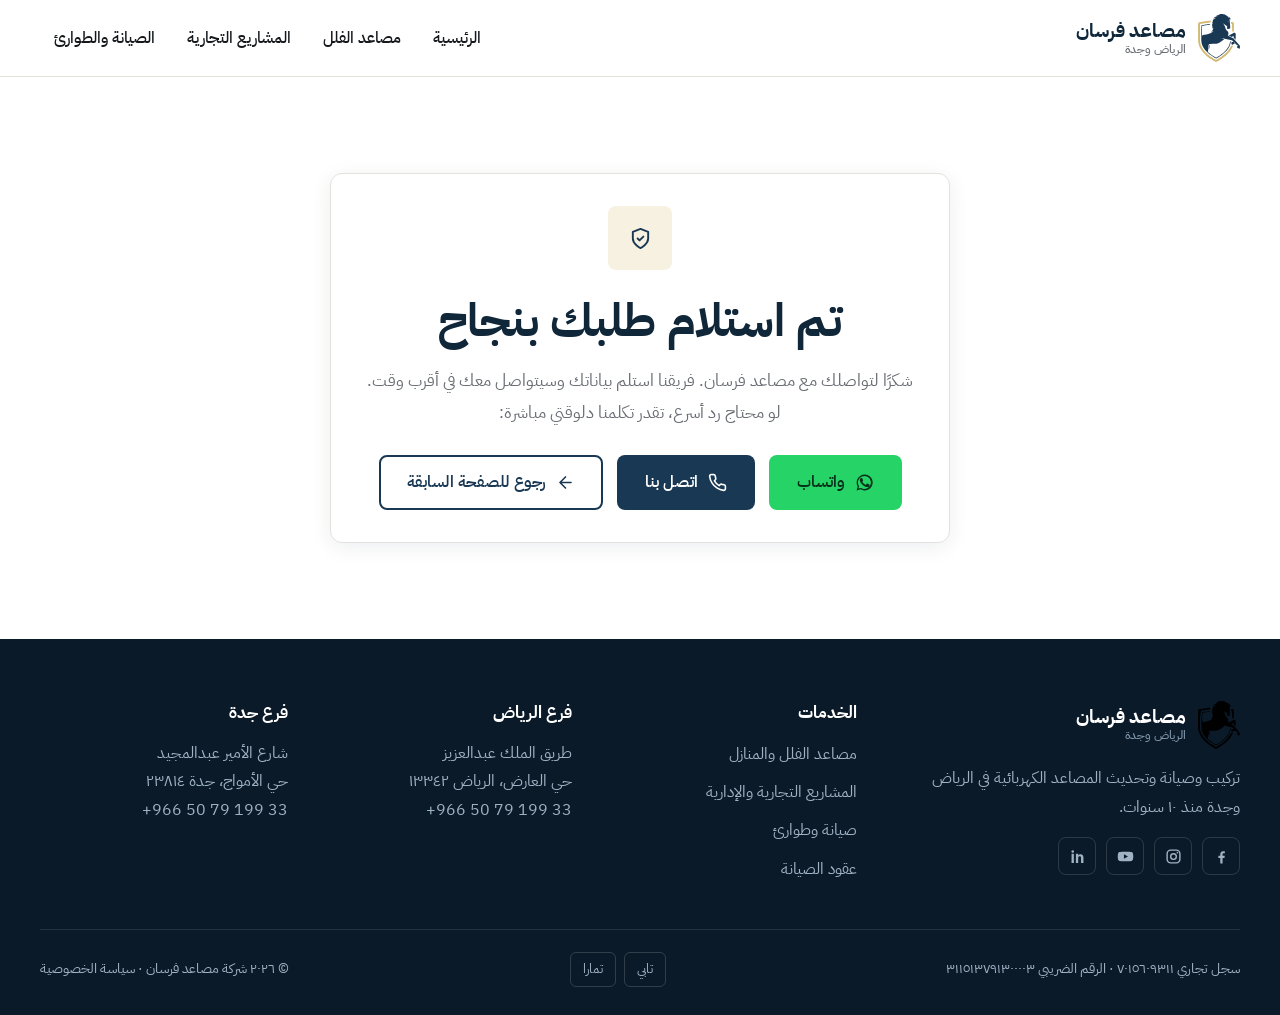
<file: thank-you.html>
<!DOCTYPE html>
<html lang="ar" dir="rtl">
<head>
<meta charset="UTF-8">
<meta name="viewport" content="width=device-width, initial-scale=1">
<meta name="robots" content="noindex, follow">
<title>تم استلام طلبك | شركة مصاعد فرسان</title>
<meta name="description" content="تم استلام طلبك بنجاح. فريق مصاعد فرسان سيتواصل معك في أقرب وقت.">

<link rel="icon" href="assets/fursan-logo-mono.svg" type="image/svg+xml">
<link rel="preconnect" href="https://fonts.googleapis.com">
<link rel="preconnect" href="https://fonts.gstatic.com" crossorigin>
<link rel="stylesheet" href="https://fonts.googleapis.com/css2?family=IBM+Plex+Sans+Arabic:wght@400;500;600;700&display=swap">
<link rel="stylesheet" href="styles.css">

<!-- GTM -->
<script>(function(w,d,s,l,i){w[l]=w[l]||[];w[l].push({'gtm.start':new Date().getTime(),event:'gtm.js'});
var f=d.getElementsByTagName(s)[0],j=d.createElement(s),dl=l!='dataLayer'?'&l='+l:'';j.async=true;
j.src='https://www.googletagmanager.com/gtm.js?id='+i+dl;f.parentNode.insertBefore(j,f);})
(window,document,'script','dataLayer','GTM-TT5C4GKQ');</script>
</head>

<body data-page="thank-you" data-page-name="صفحة الشكر">
<noscript><iframe src="https://www.googletagmanager.com/ns.html?id=GTM-TT5C4GKQ" height="0" width="0" style="display:none;visibility:hidden"></iframe></noscript>

<svg width="0" height="0" style="position:absolute" aria-hidden="true" focusable="false">
  <symbol id="i-phone" viewBox="0 0 24 24" fill="none" stroke="currentColor" stroke-width="2" stroke-linecap="round" stroke-linejoin="round"><path d="M22 16.9v3a2 2 0 0 1-2.2 2 19.8 19.8 0 0 1-8.6-3.1 19.5 19.5 0 0 1-6-6A19.8 19.8 0 0 1 2.1 4.2 2 2 0 0 1 4.1 2h3a2 2 0 0 1 2 1.7c.1 1 .4 1.9.7 2.8a2 2 0 0 1-.5 2.1L8.1 9.9a16 16 0 0 0 6 6l1.3-1.3a2 2 0 0 1 2.1-.4c.9.3 1.8.6 2.8.7a2 2 0 0 1 1.7 2Z"/></symbol>
  <symbol id="i-wa" viewBox="0 0 24 24" fill="currentColor"><path d="M17.5 14.4c-.3-.2-1.7-.9-2-1-.3-.1-.5-.1-.7.1-.2.3-.7 1-.9 1.2-.2.2-.3.2-.6.1a8 8 0 0 1-2.4-1.5 9 9 0 0 1-1.6-2c-.2-.3 0-.5.1-.6l.5-.6.3-.5v-.5l-1-2.3c-.2-.6-.5-.5-.7-.5h-.6c-.2 0-.5.1-.8.4-.3.3-1 1-1 2.5s1.1 2.9 1.2 3.1c.2.2 2.2 3.4 5.3 4.7.7.3 1.3.5 1.8.6.7.2 1.4.2 1.9.1.6-.1 1.7-.7 2-1.4.2-.7.2-1.3.2-1.4l-.5-.3ZM12 2a10 10 0 0 0-8.6 15L2 22l5.2-1.4A10 10 0 1 0 12 2Zm0 18.2c-1.5 0-3-.4-4.3-1.2l-.3-.2-3.1.8.8-3-.2-.3A8.2 8.2 0 1 1 12 20.2Z"/></symbol>
  <symbol id="i-shield" viewBox="0 0 24 24" fill="none" stroke="currentColor" stroke-width="2" stroke-linecap="round" stroke-linejoin="round"><path d="M12 22s8-4 8-10V5l-8-3-8 3v7c0 6 8 10 8 10Z"/><path d="m9 12 2 2 4-4"/></symbol>
  <symbol id="i-arrow" viewBox="0 0 24 24" fill="none" stroke="currentColor" stroke-width="2" stroke-linecap="round" stroke-linejoin="round"><path d="M19 12H5M12 19l-7-7 7-7"/></symbol>
  <symbol id="i-fb" viewBox="0 0 24 24" fill="currentColor"><path d="M13.5 22v-8h2.7l.4-3.1h-3.1V8.9c0-.9.25-1.5 1.55-1.5H16.7V4.6A22 22 0 0 0 14.3 4.5c-2.4 0-4 1.45-4 4.1v2.3H7.6V14h2.7v8Z"/></symbol>
  <symbol id="i-ig" viewBox="0 0 24 24" fill="none" stroke="currentColor" stroke-width="2"><rect x="3" y="3" width="18" height="18" rx="5"/><circle cx="12" cy="12" r="4"/><circle cx="17.5" cy="6.5" r="1.2" fill="currentColor" stroke="none"/></symbol>
  <symbol id="i-yt" viewBox="0 0 24 24" fill="currentColor"><path d="M22.5 7.6a2.7 2.7 0 0 0-1.9-1.9C18.9 5.2 12 5.2 12 5.2s-6.9 0-8.6.5A2.7 2.7 0 0 0 1.5 7.6 28 28 0 0 0 1 12a28 28 0 0 0 .5 4.4 2.7 2.7 0 0 0 1.9 1.9c1.7.5 8.6.5 8.6.5s6.9 0 8.6-.5a2.7 2.7 0 0 0 1.9-1.9A28 28 0 0 0 23 12a28 28 0 0 0-.5-4.4ZM9.8 15.3V8.7l5.7 3.3Z"/></symbol>
  <symbol id="i-in" viewBox="0 0 24 24" fill="currentColor"><path d="M6.9 8.2H3.6V21h3.3ZM5.25 3a1.9 1.9 0 1 0 0 3.8 1.9 1.9 0 0 0 0-3.8ZM20.4 13.6c0-3.3-1.8-4.9-4.1-4.9-1.9 0-2.8 1.05-3.25 1.8V8.2H9.75c.05.95 0 12.8 0 12.8H13v-7.15c0-.35.05-.7.15-.95.25-.7.85-1.4 1.9-1.4 1.35 0 1.95.95 1.95 2.4V21h3.4Z"/></symbol>
</svg>

<a class="skip-link" href="#main">تخطي إلى المحتوى</a>

<header class="header">
  <div class="container header__inner">
    <a class="brand" href="index.html">
      <img src="assets/fursan-logo.svg" alt="" width="42" height="48">
      <span class="brand__name">مصاعد فرسان<span class="brand__tag">الرياض وجدة</span></span>
    </a>

    <button class="burger" type="button" aria-label="القائمة" aria-expanded="false">
      <span></span><span></span><span></span>
    </button>

    <nav class="nav" aria-label="التنقل الرئيسي">
      <a href="index.html">الرئيسية</a>
      <a href="villa-elevators.html">مصاعد الفلل</a>
      <a href="projects.html">المشاريع التجارية</a>
      <a href="maintenance.html">الصيانة والطوارئ</a>
    </nav>
  </div>
</header>

<main id="main">
<section class="section">
  <div class="container">
    <div class="form-card" style="max-width:620px;margin-inline:auto;text-align:center">
      <div class="icon-box" style="width:64px;height:64px;margin-inline:auto;background:var(--gold-tint);color:var(--navy)">
        <svg width="32" height="32"><use href="#i-shield"></use></svg>
      </div>
      <h1 style="margin-top:18px">تم استلام طلبك بنجاح</h1>
      <p style="color:var(--gray);margin-top:10px">
        شكرًا لتواصلك مع مصاعد فرسان. فريقنا استلم بياناتك وسيتواصل معك في أقرب وقت.
        لو محتاج رد أسرع، تقدر تكلمنا دلوقتي مباشرة:
      </p>

      <div class="btn-row" style="justify-content:center;margin-top:26px">
        <a class="btn btn--wa" data-loc="thank_you" href="https://wa.me/966507919933" target="_blank" rel="noopener">
          <svg><use href="#i-wa"></use></svg> واتساب
        </a>
        <a class="btn btn--primary" data-loc="thank_you" href="tel:+966507919933">
          <svg><use href="#i-phone"></use></svg> اتصل بنا
        </a>
        <a class="btn btn--outline" href="#" data-back-link>
          <svg><use href="#i-arrow"></use></svg> رجوع للصفحة السابقة
        </a>
      </div>
    </div>
  </div>
</section>
</main>

<footer class="footer">
  <div class="container">
    <div class="footer__grid">
      <div class="footer__about">
        <div class="brand">
          <img src="assets/fursan-logo-mono.svg" alt="" width="38" height="43" style="color:var(--gold)">
          <span class="brand__name">مصاعد فرسان<span class="brand__tag">الرياض وجدة</span></span>
        </div>
        <p>تركيب وصيانة وتحديث المصاعد الكهربائية في الرياض وجدة منذ ١٠ سنوات.</p>
        <div class="social">
          <a href="https://www.facebook.com/fursan.elevators/" target="_blank" rel="noopener" aria-label="فيسبوك"><svg><use href="#i-fb"></use></svg></a>
          <a href="https://www.instagram.com/fursanelevators/" target="_blank" rel="noopener" aria-label="إنستجرام"><svg><use href="#i-ig"></use></svg></a>
          <a href="https://www.youtube.com/@fursanelevators-3045" target="_blank" rel="noopener" aria-label="يوتيوب"><svg><use href="#i-yt"></use></svg></a>
          <a href="https://sa.linkedin.com/in/%D9%85%D8%B5%D8%A7%D8%B9%D8%AF-%D9%81%D8%B1%D8%B3%D8%A7%D9%86-7a75ba194" target="_blank" rel="noopener" aria-label="لينكدإن"><svg><use href="#i-in"></use></svg></a>
        </div>
      </div>

      <div>
        <h4>الخدمات</h4>
        <ul>
          <li><a href="villa-elevators.html">مصاعد الفلل والمنازل</a></li>
          <li><a href="projects.html">المشاريع التجارية والإدارية</a></li>
          <li><a href="maintenance.html">صيانة وطوارئ</a></li>
          <li><a href="maintenance.html#packages">عقود الصيانة</a></li>
        </ul>
      </div>

      <div>
        <h4>فرع الرياض</h4>
        <address>
          طريق الملك عبدالعزيز<br>حي العارض، الرياض ١٣٣٤٢<br>
          <a href="tel:+966507919933"><span class="num">+966 50 79 199 33</span></a>
        </address>
      </div>

      <div>
        <h4>فرع جدة</h4>
        <address>
          شارع الأمير عبدالمجيد<br>حي الأمواج، جدة ٢٣٨١٤<br>
          <a href="tel:+966507919933"><span class="num">+966 50 79 199 33</span></a>
        </address>
      </div>
    </div>

    <div class="footer__bottom">
      <div>سجل تجاري ٧٠١٥٦٠٩٣١١ · الرقم الضريبي ٣١١٥١٣٧٩١٣٠٠٠٠٣</div>
      <div class="pay-chips"><span class="pay-chip">تابي</span><span class="pay-chip">تمارا</span></div>
      <div>© ٢٠٢٦ شركة مصاعد فرسان · <a href="privacy.html">سياسة الخصوصية</a></div>
    </div>
  </div>
</footer>

<script src="main.js"></script>
</body>
</html>
</file>
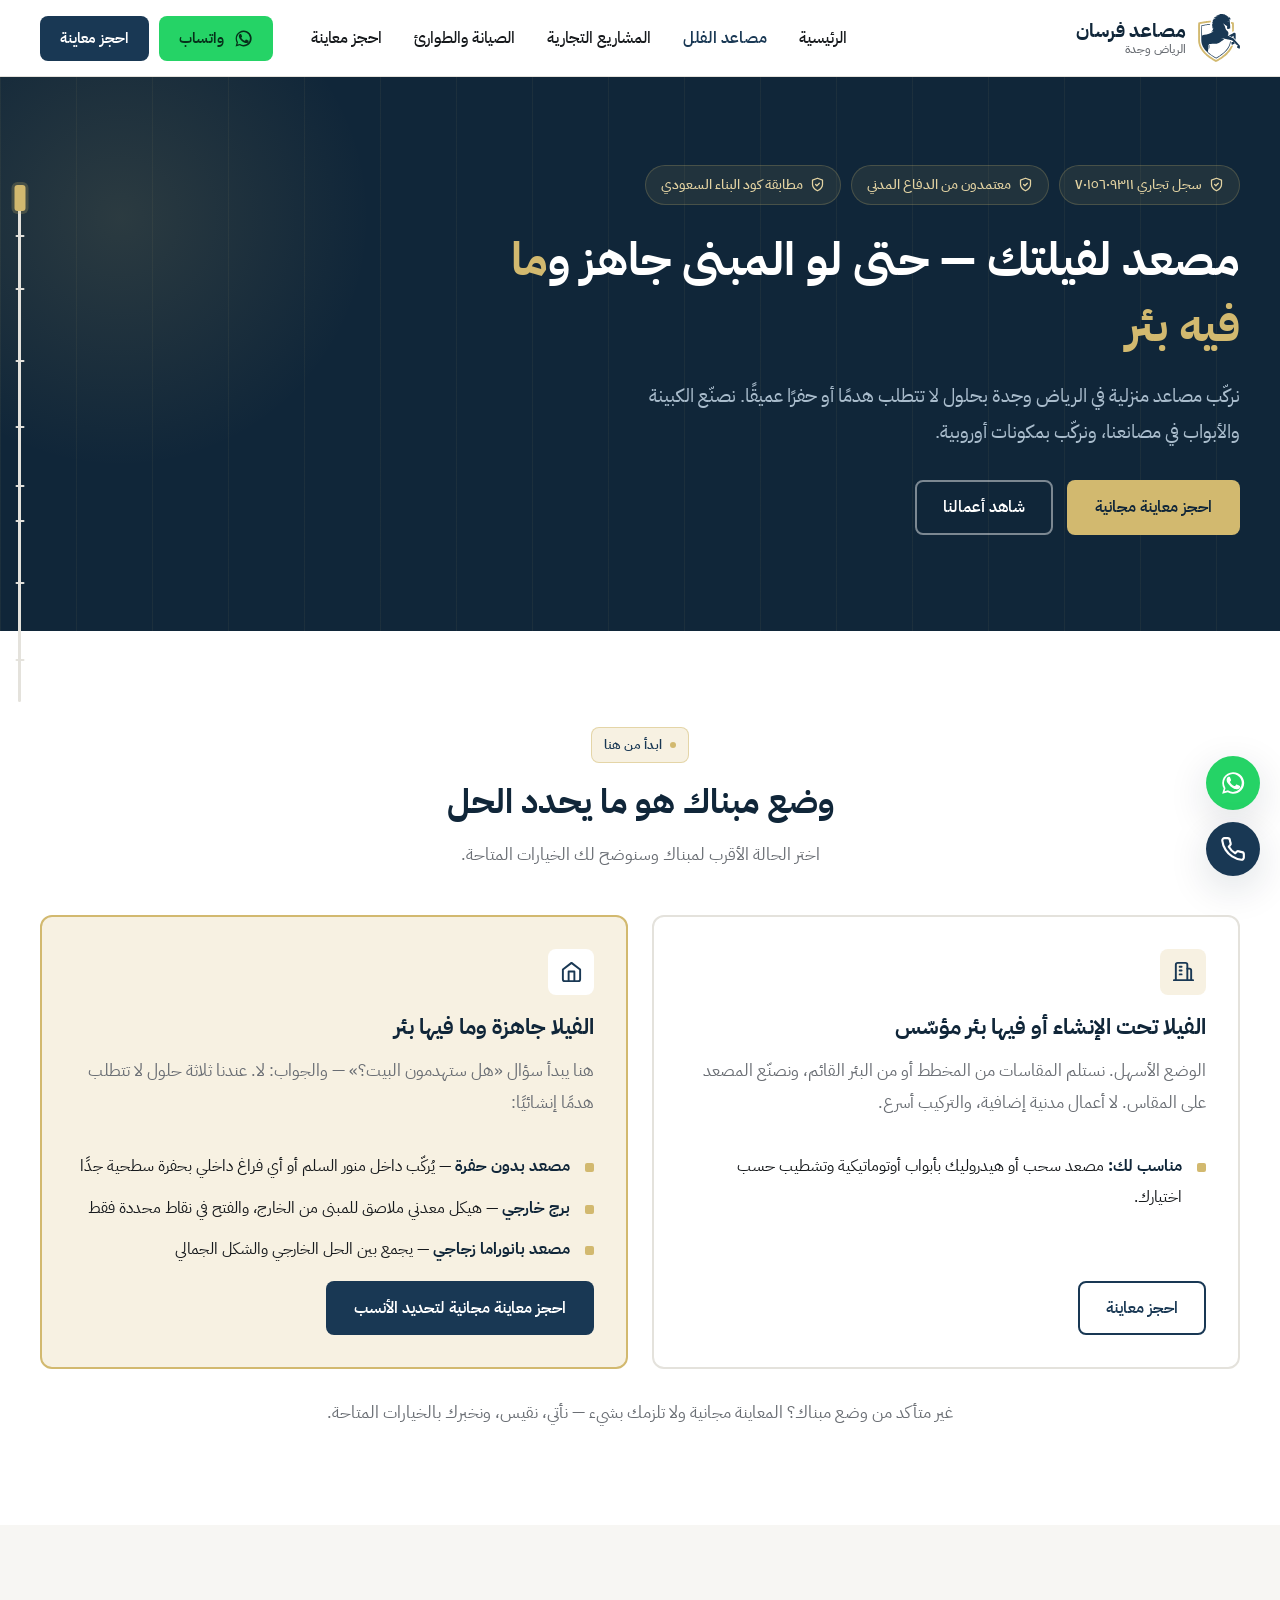
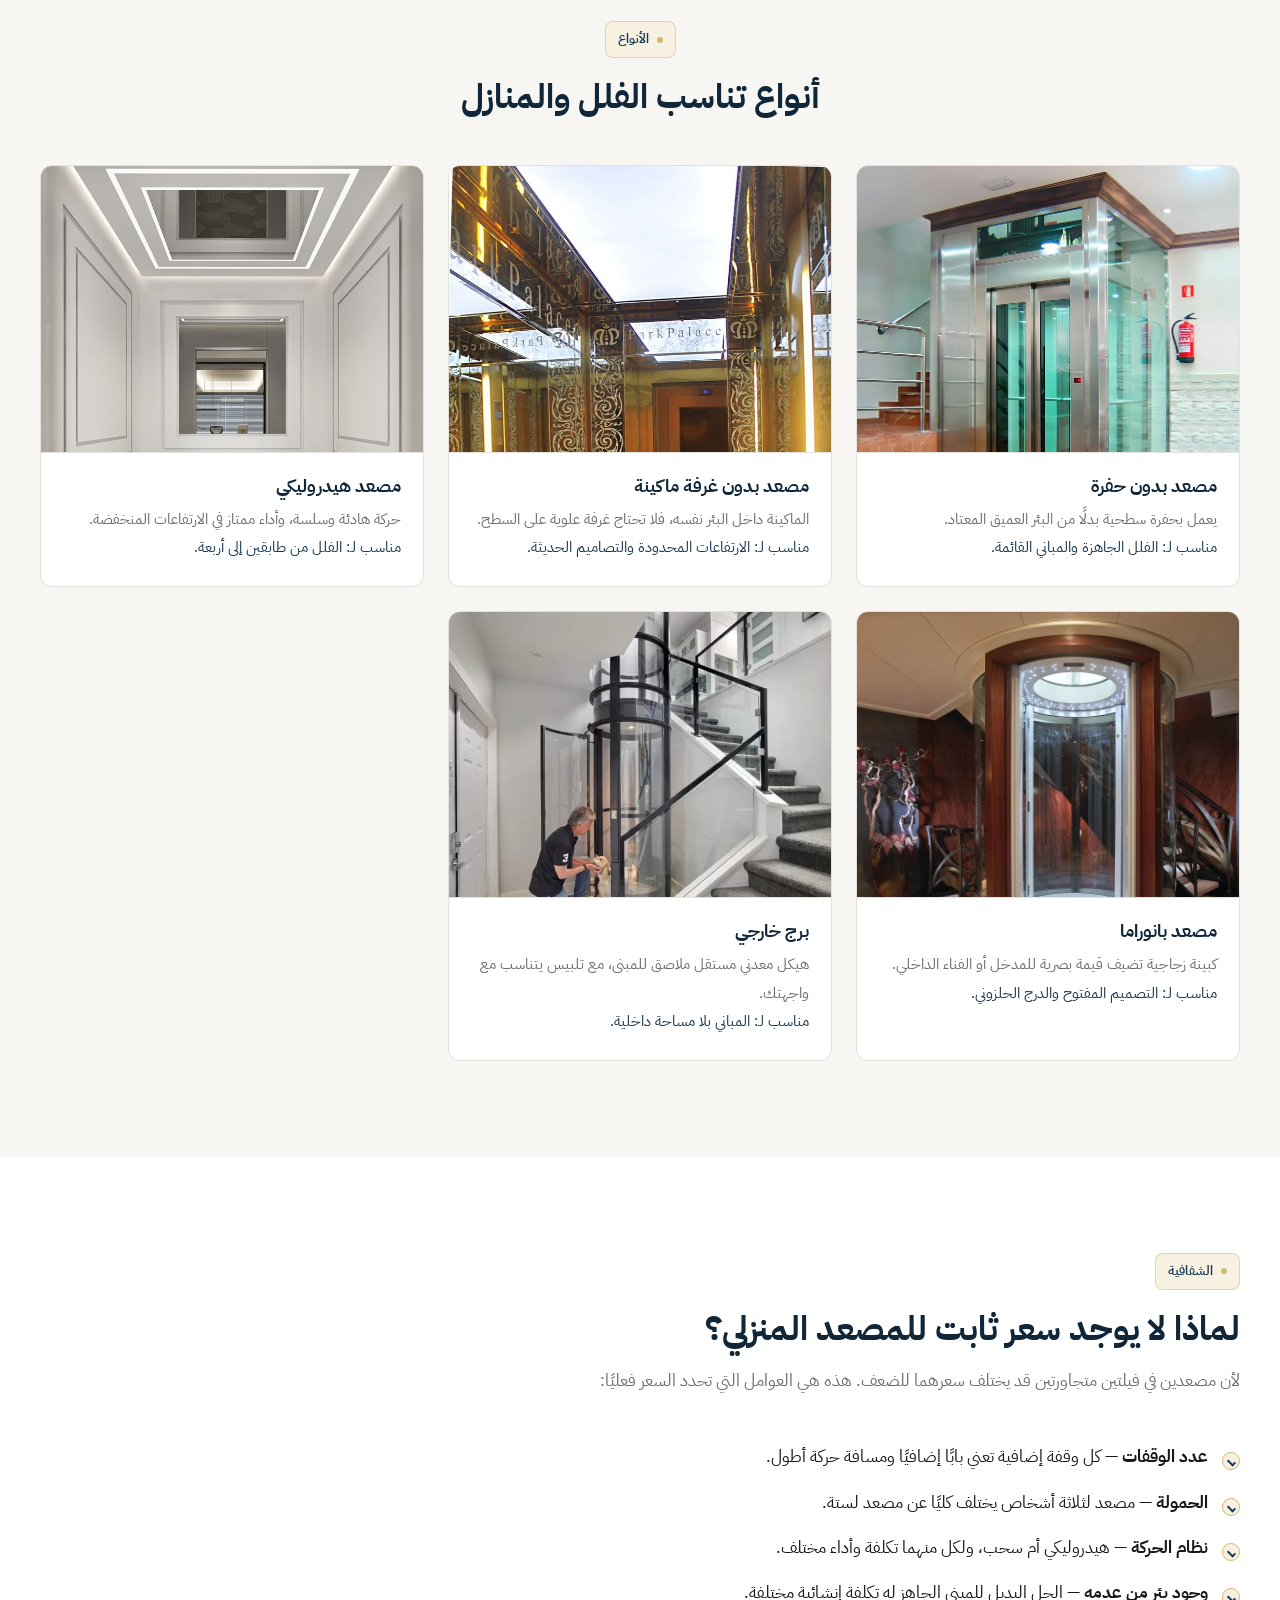
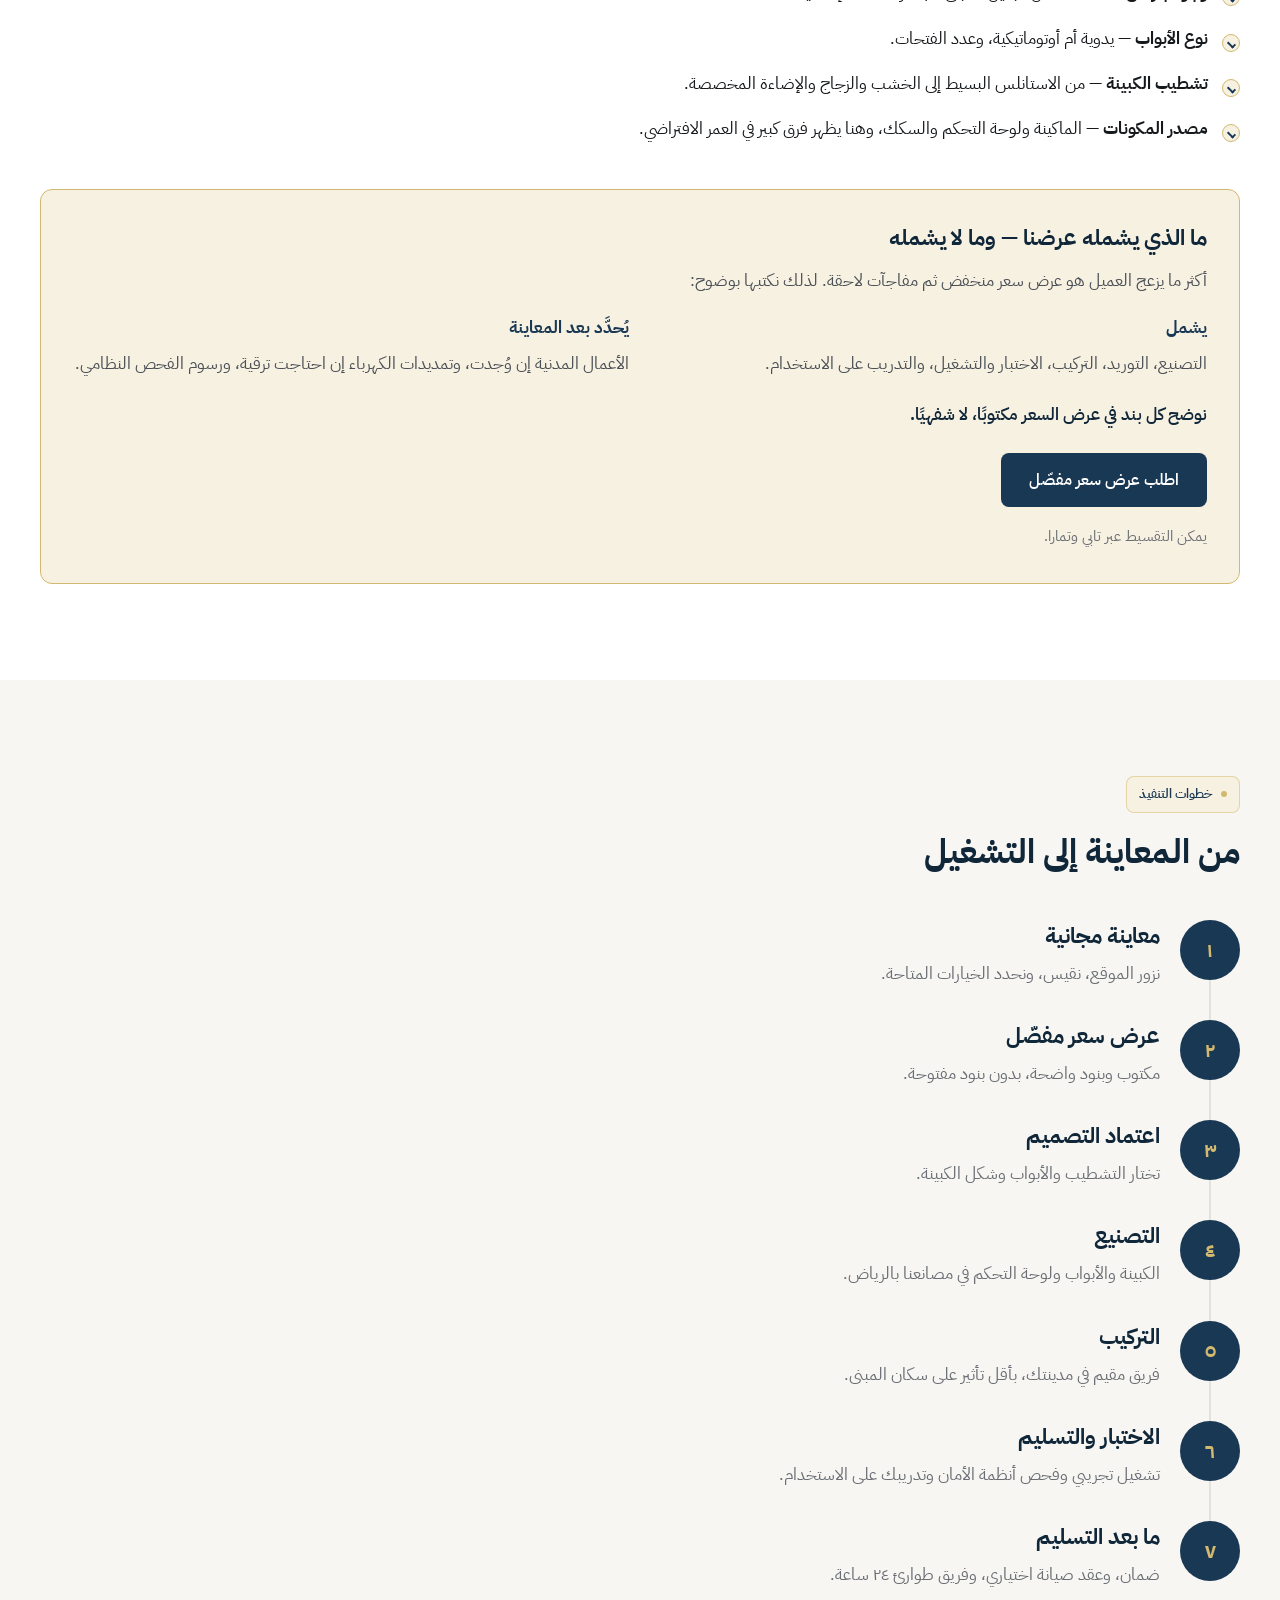
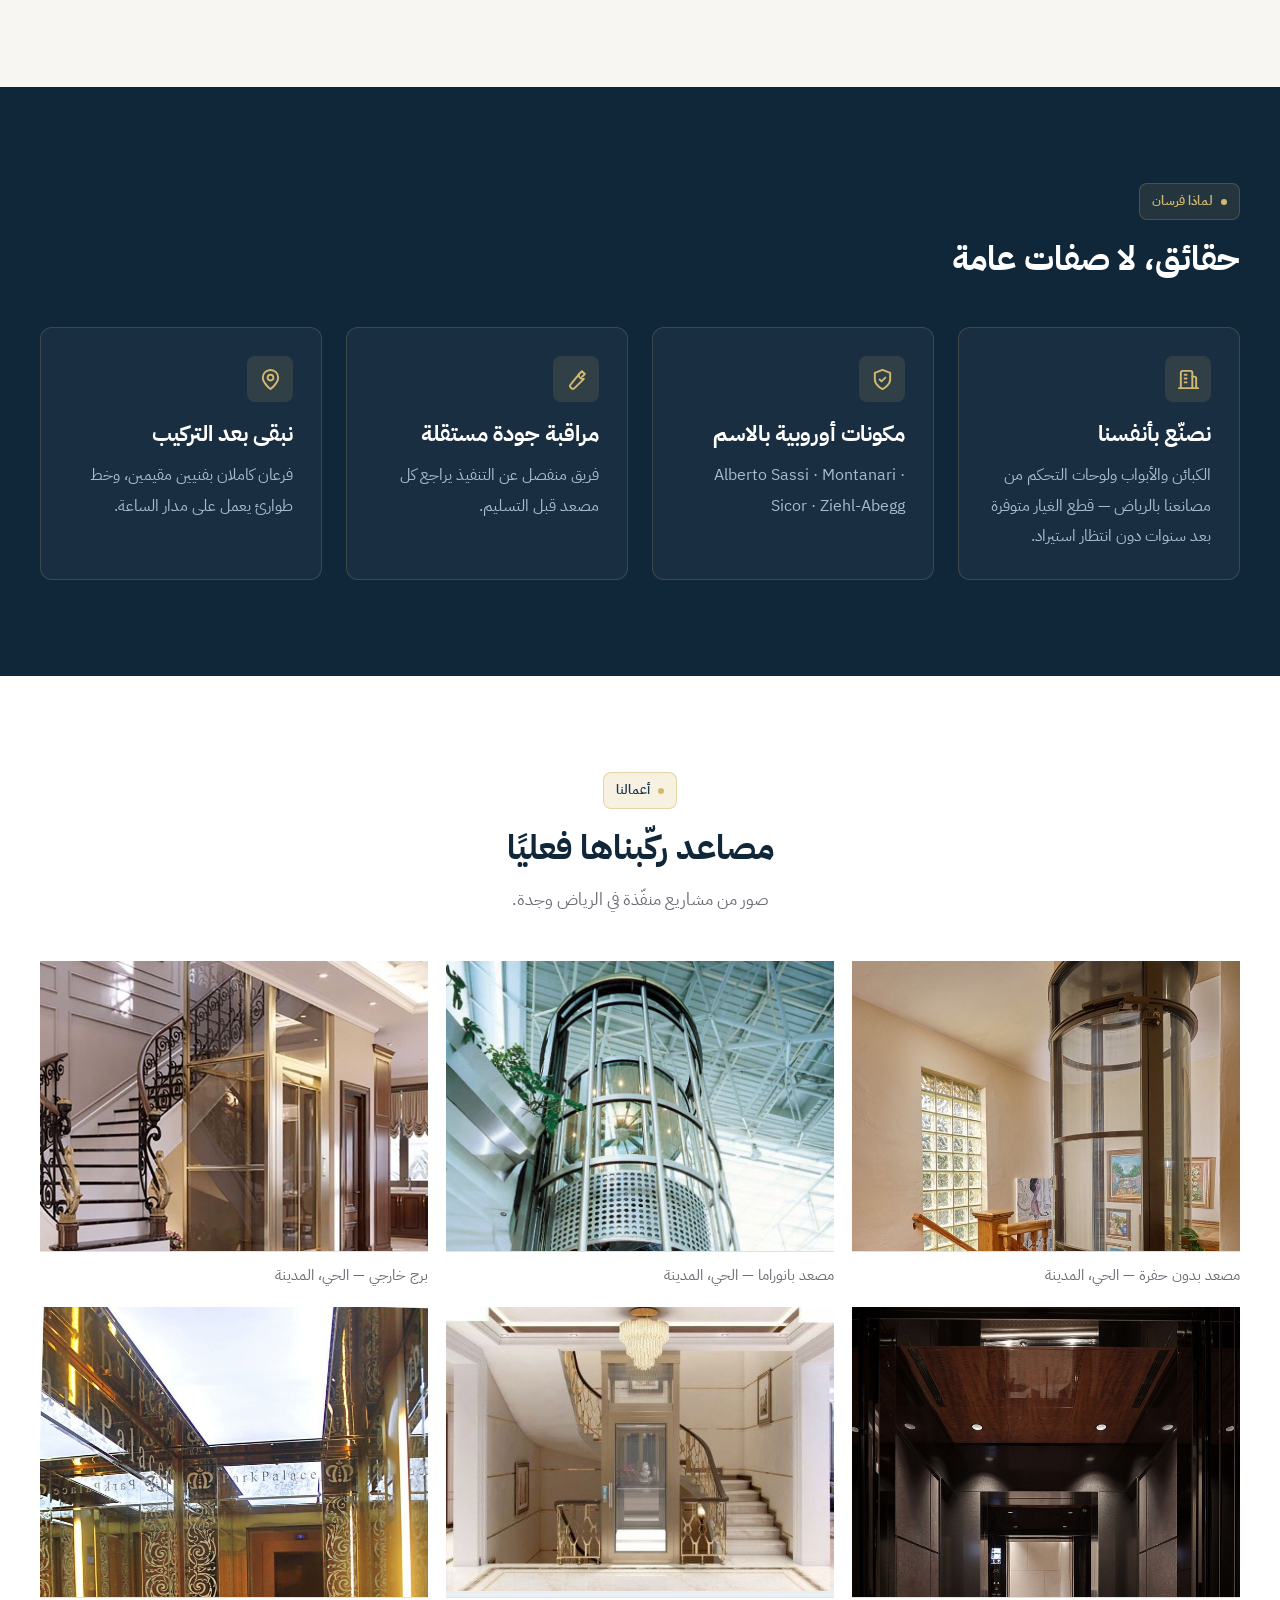
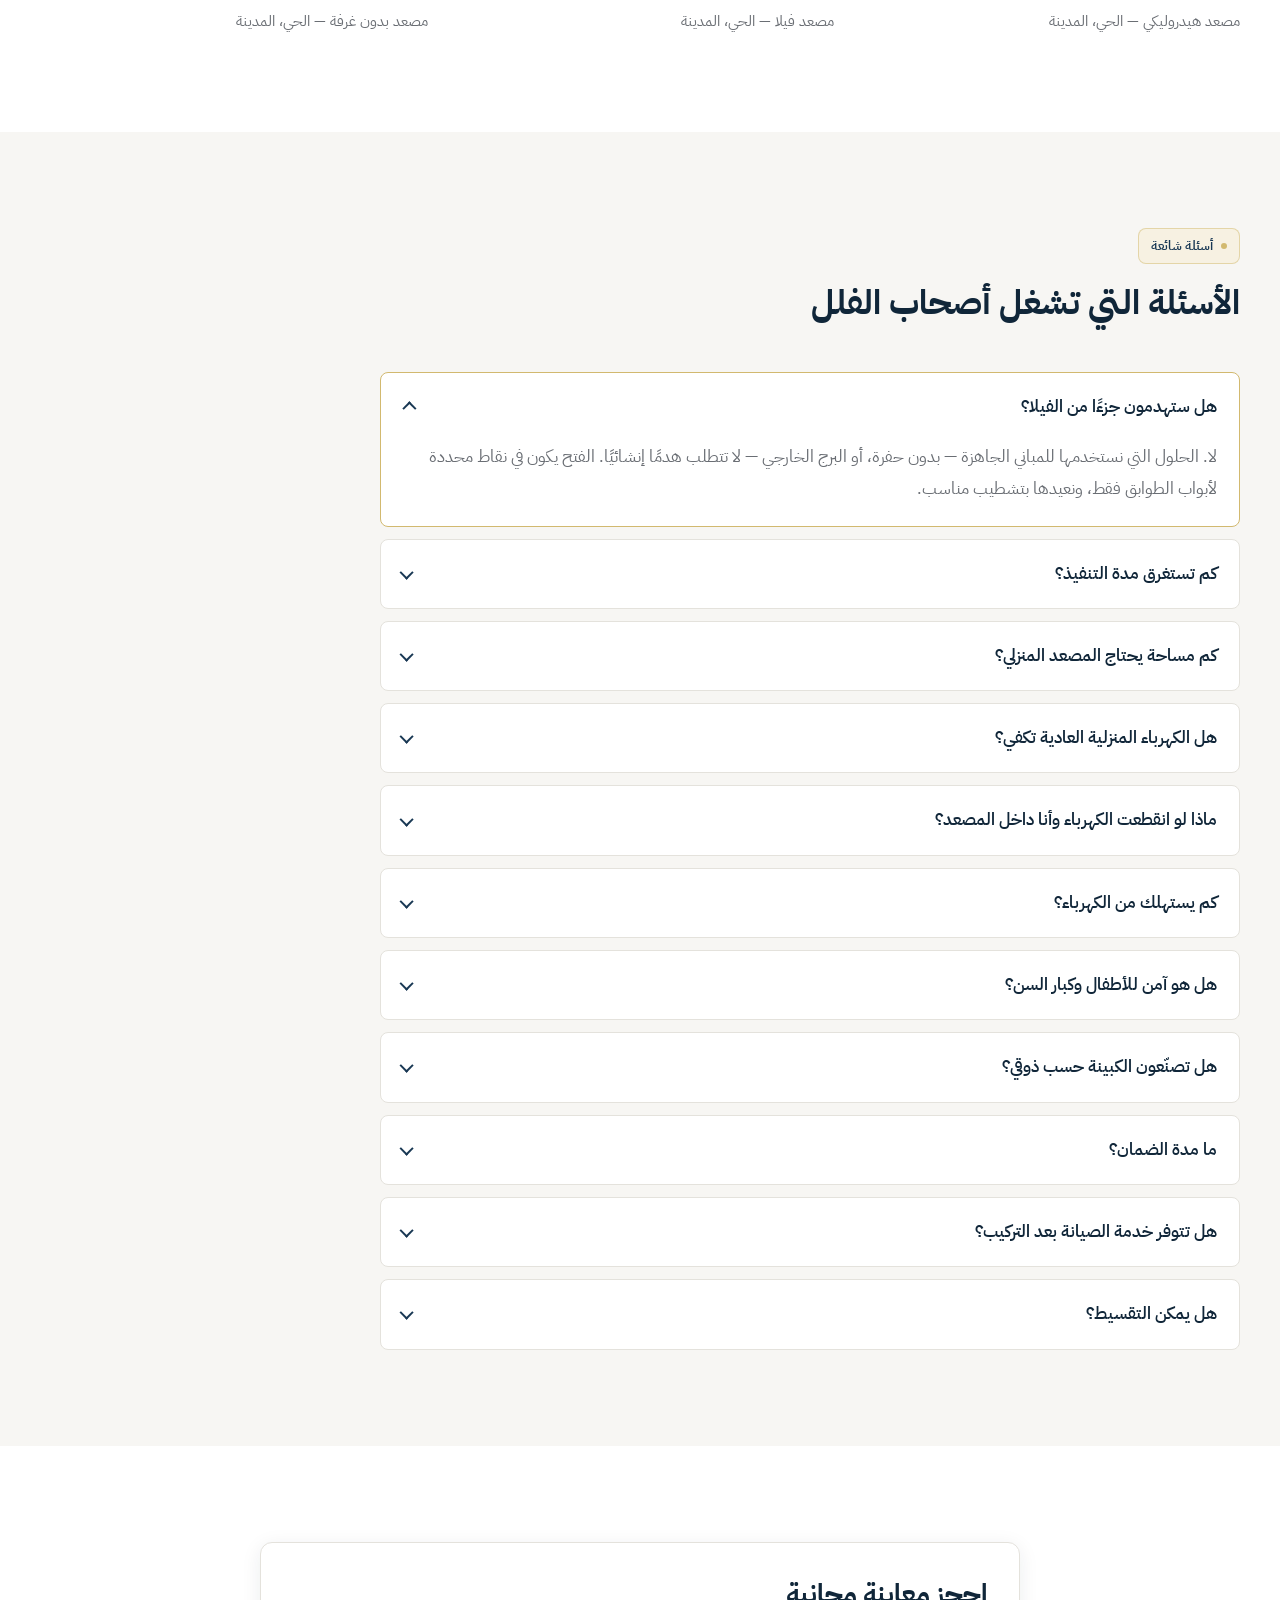
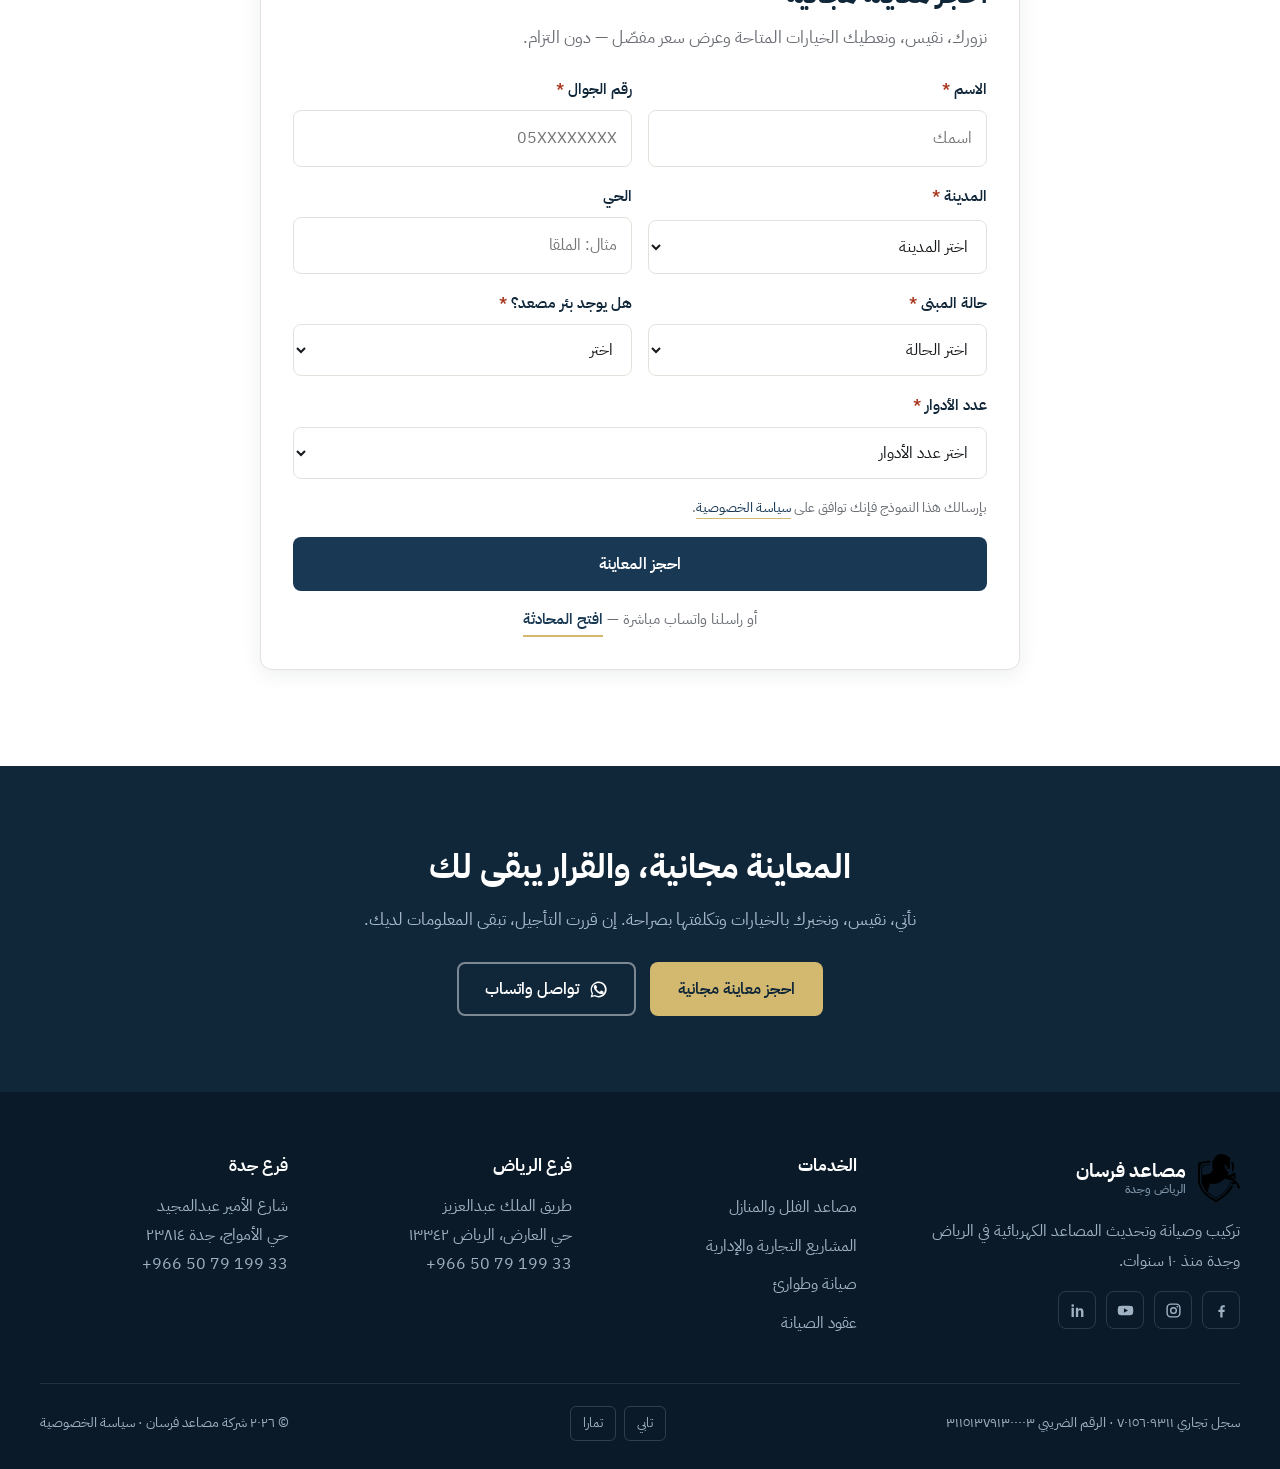
<file: villa-elevators.html>
<!DOCTYPE html>
<html lang="ar" dir="rtl">
<head>
<meta charset="UTF-8">
<meta name="viewport" content="width=device-width, initial-scale=1">
<title>مصاعد منزلية للفلل في الرياض وجدة | بدون تكسير – مصاعد فرسان</title>
<meta name="description" content="مصاعد فلل ومنازل بحلول تناسب المباني القائمة والجديدة — بدون حفرة، بدون غرفة ماكينة، أو برج خارجي. تصنيع محلي ومكونات أوروبية. احجز معاينة مجانية.">
<link rel="canonical" href="https://fursanelevators.com/lp/villa-elevators.html">
<meta property="og:title" content="مصاعد منزلية للفلل في الرياض وجدة | بدون تكسير">
<meta property="og:description" content="حلول تناسب الفلل الجاهزة والجديدة — بدون حفرة، بدون غرفة ماكينة، أو برج خارجي.">
<meta property="og:type" content="website">
<meta property="og:locale" content="ar_SA">

<link rel="icon" href="assets/fursan-logo-mono.svg" type="image/svg+xml">
<link rel="preconnect" href="https://fonts.googleapis.com">
<link rel="preconnect" href="https://fonts.gstatic.com" crossorigin>
<link rel="stylesheet" href="https://fonts.googleapis.com/css2?family=IBM+Plex+Sans+Arabic:wght@400;500;600;700&display=swap">
<link rel="stylesheet" href="styles.css">

<!-- 🔸 GTM -->
<script>(function(w,d,s,l,i){w[l]=w[l]||[];w[l].push({'gtm.start':new Date().getTime(),event:'gtm.js'});
var f=d.getElementsByTagName(s)[0],j=d.createElement(s),dl=l!='dataLayer'?'&l='+l:'';j.async=true;
j.src='https://www.googletagmanager.com/gtm.js?id='+i+dl;f.parentNode.insertBefore(j,f);})
(window,document,'script','dataLayer','GTM-TT5C4GKQ');</script>

<script type="application/ld+json">
{
  "@context": "https://schema.org",
  "@type": "FAQPage",
  "mainEntity": [
    {"@type":"Question","name":"هل ستهدمون جزءًا من الفيلا؟","acceptedAnswer":{"@type":"Answer","text":"لا. الحلول المستخدمة للمباني الجاهزة — بدون حفرة أو البرج الخارجي — لا تتطلب هدمًا إنشائيًا. الفتح يكون في نقاط محددة لأبواب الطوابق فقط."}},
    {"@type":"Question","name":"ماذا لو انقطعت الكهرباء وأنا داخل المصعد؟","acceptedAnswer":{"@type":"Answer","text":"المصاعد مزوّدة بنظام إنزال طوارئ ينقل الكبينة إلى أقرب دور ويفتح الباب، إضافة إلى إضاءة طوارئ وجرس واتصال مباشر."}},
    {"@type":"Question","name":"هل الكهرباء المنزلية العادية تكفي؟","acceptedAnswer":{"@type":"Answer","text":"في أغلب الحالات نعم، وقد يحتاج بعض الأنظمة خط كهرباء مستقلًا. نفحص هذا في المعاينة ونذكره في عرض السعر."}}
  ]
}
</script>
</head>

<body data-page="villa" data-page-name="صفحة مصاعد الفلل">
<noscript><iframe src="https://www.googletagmanager.com/ns.html?id=GTM-TT5C4GKQ" height="0" width="0" style="display:none;visibility:hidden"></iframe></noscript>

<svg width="0" height="0" style="position:absolute" aria-hidden="true" focusable="false">
  <symbol id="i-phone" viewBox="0 0 24 24" fill="none" stroke="currentColor" stroke-width="2" stroke-linecap="round" stroke-linejoin="round"><path d="M22 16.9v3a2 2 0 0 1-2.2 2 19.8 19.8 0 0 1-8.6-3.1 19.5 19.5 0 0 1-6-6A19.8 19.8 0 0 1 2.1 4.2 2 2 0 0 1 4.1 2h3a2 2 0 0 1 2 1.7c.1 1 .4 1.9.7 2.8a2 2 0 0 1-.5 2.1L8.1 9.9a16 16 0 0 0 6 6l1.3-1.3a2 2 0 0 1 2.1-.4c.9.3 1.8.6 2.8.7a2 2 0 0 1 1.7 2Z"/></symbol>
  <symbol id="i-wa" viewBox="0 0 24 24" fill="currentColor"><path d="M17.5 14.4c-.3-.2-1.7-.9-2-1-.3-.1-.5-.1-.7.1-.2.3-.7 1-.9 1.2-.2.2-.3.2-.6.1a8 8 0 0 1-2.4-1.5 9 9 0 0 1-1.6-2c-.2-.3 0-.5.1-.6l.5-.6.3-.5v-.5l-1-2.3c-.2-.6-.5-.5-.7-.5h-.6c-.2 0-.5.1-.8.4-.3.3-1 1-1 2.5s1.1 2.9 1.2 3.1c.2.2 2.2 3.4 5.3 4.7.7.3 1.3.5 1.8.6.7.2 1.4.2 1.9.1.6-.1 1.7-.7 2-1.4.2-.7.2-1.3.2-1.4l-.5-.3ZM12 2a10 10 0 0 0-8.6 15L2 22l5.2-1.4A10 10 0 1 0 12 2Zm0 18.2c-1.5 0-3-.4-4.3-1.2l-.3-.2-3.1.8.8-3-.2-.3A8.2 8.2 0 1 1 12 20.2Z"/></symbol>
  <symbol id="i-shield" viewBox="0 0 24 24" fill="none" stroke="currentColor" stroke-width="2" stroke-linecap="round" stroke-linejoin="round"><path d="M12 22s8-4 8-10V5l-8-3-8 3v7c0 6 8 10 8 10Z"/><path d="m9 12 2 2 4-4"/></symbol>
  <symbol id="i-home" viewBox="0 0 24 24" fill="none" stroke="currentColor" stroke-width="2" stroke-linecap="round" stroke-linejoin="round"><path d="m3 10 9-7 9 7v10a2 2 0 0 1-2 2H5a2 2 0 0 1-2-2Z"/><path d="M9 22V12h6v10"/></symbol>
  <symbol id="i-build" viewBox="0 0 24 24" fill="none" stroke="currentColor" stroke-width="2" stroke-linecap="round" stroke-linejoin="round"><path d="M4 21V5a2 2 0 0 1 2-2h8a2 2 0 0 1 2 2v16"/><path d="M16 9h2a2 2 0 0 1 2 2v10"/><path d="M2 21h20M8 7h2M8 11h2M8 15h2"/></symbol>
  <symbol id="i-pin" viewBox="0 0 24 24" fill="none" stroke="currentColor" stroke-width="2" stroke-linecap="round" stroke-linejoin="round"><path d="M20 10c0 6-8 12-8 12s-8-6-8-12a8 8 0 0 1 16 0Z"/><circle cx="12" cy="10" r="3"/></symbol>
  <symbol id="i-wrench" viewBox="0 0 24 24" fill="none" stroke="currentColor" stroke-width="2" stroke-linecap="round" stroke-linejoin="round"><path d="M14.7 6.3a4 4 0 0 0 5 5l-9.5 9.5a2.8 2.8 0 0 1-4-4Z"/><path d="m14.7 6.3 3-3 3 3-3 3"/></symbol>
  <symbol id="i-arrow" viewBox="0 0 24 24" fill="none" stroke="currentColor" stroke-width="2" stroke-linecap="round" stroke-linejoin="round"><path d="M19 12H5M12 19l-7-7 7-7"/></symbol>
  <symbol id="i-fb" viewBox="0 0 24 24" fill="currentColor"><path d="M13.5 22v-8h2.7l.4-3.1h-3.1V8.9c0-.9.25-1.5 1.55-1.5H16.7V4.6A22 22 0 0 0 14.3 4.5c-2.4 0-4 1.45-4 4.1v2.3H7.6V14h2.7v8Z"/></symbol>
  <symbol id="i-ig" viewBox="0 0 24 24" fill="none" stroke="currentColor" stroke-width="2"><rect x="3" y="3" width="18" height="18" rx="5"/><circle cx="12" cy="12" r="4"/><circle cx="17.5" cy="6.5" r="1.2" fill="currentColor" stroke="none"/></symbol>
  <symbol id="i-yt" viewBox="0 0 24 24" fill="currentColor"><path d="M22.5 7.6a2.7 2.7 0 0 0-1.9-1.9C18.9 5.2 12 5.2 12 5.2s-6.9 0-8.6.5A2.7 2.7 0 0 0 1.5 7.6 28 28 0 0 0 1 12a28 28 0 0 0 .5 4.4 2.7 2.7 0 0 0 1.9 1.9c1.7.5 8.6.5 8.6.5s6.9 0 8.6-.5a2.7 2.7 0 0 0 1.9-1.9A28 28 0 0 0 23 12a28 28 0 0 0-.5-4.4ZM9.8 15.3V8.7l5.7 3.3Z"/></symbol>
  <symbol id="i-in" viewBox="0 0 24 24" fill="currentColor"><path d="M6.9 8.2H3.6V21h3.3ZM5.25 3a1.9 1.9 0 1 0 0 3.8 1.9 1.9 0 0 0 0-3.8ZM20.4 13.6c0-3.3-1.8-4.9-4.1-4.9-1.9 0-2.8 1.05-3.25 1.8V8.2H9.75c.05.95 0 12.8 0 12.8H13v-7.15c0-.35.05-.7.15-.95.25-.7.85-1.4 1.9-1.4 1.35 0 1.95.95 1.95 2.4V21h3.4Z"/></symbol>
</svg>

<a class="skip-link" href="#main">تخطي إلى المحتوى</a>

<header class="header">
  <div class="container header__inner">
    <a class="brand" href="index.html">
      <img src="assets/fursan-logo.svg" alt="" width="42" height="48">
      <span class="brand__name">مصاعد فرسان<span class="brand__tag">الرياض وجدة</span></span>
    </a>

    <button class="burger" type="button" aria-label="القائمة" aria-expanded="false">
      <span></span><span></span><span></span>
    </button>

    <nav class="nav" aria-label="التنقل الرئيسي">
      <a href="index.html">الرئيسية</a>
      <a href="villa-elevators.html" aria-current="page">مصاعد الفلل</a>
      <a href="projects.html">المشاريع التجارية</a>
      <a href="maintenance.html">الصيانة والطوارئ</a>
      <a href="#book">احجز معاينة</a>
    </nav>

    <div class="header__actions">
      <a class="btn btn--wa btn--sm" data-loc="header" href="https://wa.me/966507919933?text=%D8%A7%D9%84%D8%B3%D9%84%D8%A7%D9%85%20%D8%B9%D9%84%D9%8A%D9%83%D9%85%D8%8C%20%D8%A3%D8%B1%D8%BA%D8%A8%20%D9%81%D9%8A%20%D9%85%D8%B5%D8%B9%D8%AF%20%D9%85%D9%86%D8%B2%D9%84%D9%8A" target="_blank" rel="noopener">
        <svg><use href="#i-wa"></use></svg> واتساب
      </a>
      <a class="btn btn--primary btn--sm" href="#book">احجز معاينة</a>
    </div>
  </div>
</header>

<div class="shaft" aria-hidden="true"><span class="shaft__car"></span></div>

<main id="main">

<!-- ==================== الهيرو ==================== -->
<section class="hero">
  <div class="container">
    <div class="hero__inner">
      <div class="badges">
        <span class="badge"><svg><use href="#i-shield"></use></svg> سجل تجاري ٧٠١٥٦٠٩٣١١</span>
        <!-- 🔸 احذف إن لم يتأكد -->
        <span class="badge"><svg><use href="#i-shield"></use></svg> معتمدون من الدفاع المدني</span>
        <span class="badge"><svg><use href="#i-shield"></use></svg> مطابقة كود البناء السعودي</span>
      </div>

      <h1>مصعد لفيلتك — حتى لو المبنى جاهز و<span class="hl">ما فيه بئر</span></h1>

      <p class="hero__sub">
        نركّب مصاعد منزلية في الرياض وجدة بحلول لا تتطلب هدمًا أو حفرًا عميقًا.
        نصنّع الكبينة والأبواب في مصانعنا، ونركّب بمكونات أوروبية.
      </p>

      <div class="btn-row">
        <a class="btn btn--gold" href="#book">احجز معاينة مجانية</a>
        <a class="btn btn--ghost-light" href="#gallery">شاهد أعمالنا</a>
      </div>
    </div>
  </div>
</section>

<!-- ==================== عندك بئر؟ — القسم المفتاحي ==================== -->
<section class="section" id="start">
  <div class="container">
    <div class="section-head section-head--center reveal">
      <span class="eyebrow">ابدأ من هنا</span>
      <h2>وضع مبناك هو ما يحدد الحل</h2>
      <p>اختر الحالة الأقرب لمبناك وسنوضح لك الخيارات المتاحة.</p>
    </div>

    <div class="grid grid-2 reveal">
      <article class="path-card">
        <div class="icon-box"><svg><use href="#i-build"></use></svg></div>
        <h3>الفيلا تحت الإنشاء أو فيها بئر مؤسّس</h3>
        <p>
          الوضع الأسهل. نستلم المقاسات من المخطط أو من البئر القائم، ونصنّع المصعد على المقاس.
          لا أعمال مدنية إضافية، والتركيب أسرع.
        </p>
        <ul>
          <li><strong>مناسب لك:</strong> مصعد سحب أو هيدروليك بأبواب أوتوماتيكية وتشطيب حسب اختيارك.</li>
        </ul>
        <a class="btn btn--outline" href="#book">احجز معاينة</a>
      </article>

      <article class="path-card path-card--gold">
        <div class="icon-box" style="background:#fff"><svg><use href="#i-home"></use></svg></div>
        <h3>الفيلا جاهزة وما فيها بئر</h3>
        <p>
          هنا يبدأ سؤال «هل ستهدمون البيت؟» — والجواب: لا.
          عندنا ثلاثة حلول لا تتطلب هدمًا إنشائيًا:
        </p>
        <ul>
          <li><strong>مصعد بدون حفرة</strong> — يُركّب داخل منور السلم أو أي فراغ داخلي بحفرة سطحية جدًا</li>
          <li><strong>برج خارجي</strong> — هيكل معدني ملاصق للمبنى من الخارج، والفتح في نقاط محددة فقط</li>
          <li><strong>مصعد بانوراما زجاجي</strong> — يجمع بين الحل الخارجي والشكل الجمالي</li>
        </ul>
        <a class="btn btn--primary" href="#book">احجز معاينة مجانية لتحديد الأنسب</a>
      </article>
    </div>

    <p style="text-align:center;margin-top:28px;color:var(--gray)">
      غير متأكد من وضع مبناك؟ المعاينة مجانية ولا تلزمك بشيء — نأتي، نقيس، ونخبرك بالخيارات المتاحة.
    </p>
  </div>
</section>

<!-- ==================== الأنواع ==================== -->
<section class="section section--alt" id="types">
  <div class="container">
    <div class="section-head section-head--center reveal">
      <span class="eyebrow">الأنواع</span>
      <h2>أنواع تناسب الفلل والمنازل</h2>
    </div>

    <div class="grid grid-6 reveal">
      <article class="type-card">
        <div class="ph"><img src="assets/gallery/shaft-villa-1.jpg" alt="مصعد فيلا بدون حفرة، بئر زجاجي ملاصق للدرج" loading="lazy"></div>
        <div class="type-card__body">
          <h3>مصعد بدون حفرة</h3>
          <p>يعمل بحفرة سطحية بدلًا من البئر العميق المعتاد.<br><em style="color:var(--navy)">مناسب لـ: الفلل الجاهزة والمباني القائمة.</em></p>
        </div>
      </article>
      <article class="type-card">
        <div class="ph"><img src="assets/gallery/cabin-gold-1.jpg" alt="كبينة مصعد فاخرة بدون غرفة ماكينة" loading="lazy"></div>
        <div class="type-card__body">
          <h3>مصعد بدون غرفة ماكينة</h3>
          <p>الماكينة داخل البئر نفسه، فلا تحتاج غرفة علوية على السطح.<br><em style="color:var(--navy)">مناسب لـ: الارتفاعات المحدودة والتصاميم الحديثة.</em></p>
        </div>
      </article>
      <article class="type-card">
        <div class="ph"><img src="assets/gallery/cabin-white-1.jpg" alt="كبينة مصعد هيدروليكي بيضاء" loading="lazy"></div>
        <div class="type-card__body">
          <h3>مصعد هيدروليكي</h3>
          <p>حركة هادئة وسلسة، وأداء ممتاز في الارتفاعات المنخفضة.<br><em style="color:var(--navy)">مناسب لـ: الفلل من طابقين إلى أربعة.</em></p>
        </div>
      </article>
      <article class="type-card">
        <div class="ph"><img src="assets/gallery/panorama-3.jpg" alt="مصعد بانوراما بكبينة زجاجية دائرية" loading="lazy"></div>
        <div class="type-card__body">
          <h3>مصعد بانوراما</h3>
          <p>كبينة زجاجية تضيف قيمة بصرية للمدخل أو الفناء الداخلي.<br><em style="color:var(--navy)">مناسب لـ: التصميم المفتوح والدرج الحلزوني.</em></p>
        </div>
      </article>
      <article class="type-card">
        <div class="ph"><img src="assets/gallery/installation-tech.jpg" alt="تركيب برج مصعد خارجي ملاصق للمبنى" loading="lazy"></div>
        <div class="type-card__body">
          <h3>برج خارجي</h3>
          <p>هيكل معدني مستقل ملاصق للمبنى، مع تلبيس يتناسب مع واجهتك.<br><em style="color:var(--navy)">مناسب لـ: المباني بلا مساحة داخلية.</em></p>
        </div>
      </article>
    </div>
  </div>
</section>

<!-- ==================== ما يحدد السعر ==================== -->
<section class="section" id="price">
  <div class="container">
    <div class="section-head reveal">
      <span class="eyebrow">الشفافية</span>
      <h2>لماذا لا يوجد سعر ثابت للمصعد المنزلي؟</h2>
      <p>لأن مصعدين في فيلتين متجاورتين قد يختلف سعرهما للضعف. هذه هي العوامل التي تحدد السعر فعليًا:</p>
    </div>

    <ul class="checks reveal" style="max-width:820px;margin-bottom:44px">
      <li><strong>عدد الوقفات</strong> — كل وقفة إضافية تعني بابًا إضافيًا ومسافة حركة أطول.</li>
      <li><strong>الحمولة</strong> — مصعد لثلاثة أشخاص يختلف كليًا عن مصعد لستة.</li>
      <li><strong>نظام الحركة</strong> — هيدروليكي أم سحب، ولكل منهما تكلفة وأداء مختلف.</li>
      <li><strong>وجود بئر من عدمه</strong> — الحل البديل للمبنى الجاهز له تكلفة إنشائية مختلفة.</li>
      <li><strong>نوع الأبواب</strong> — يدوية أم أوتوماتيكية، وعدد الفتحات.</li>
      <li><strong>تشطيب الكبينة</strong> — من الاستانلس البسيط إلى الخشب والزجاج والإضاءة المخصصة.</li>
      <li><strong>مصدر المكونات</strong> — الماكينة ولوحة التحكم والسكك، وهنا يظهر فرق كبير في العمر الافتراضي.</li>
    </ul>

    <div class="reveal" style="background:var(--gold-tint);border:1px solid var(--gold);border-radius:var(--radius);padding:32px">
      <h3 style="margin-bottom:12px">ما الذي يشمله عرضنا — وما لا يشمله</h3>
      <p style="color:#4A4F55;margin-bottom:18px">
        أكثر ما يزعج العميل هو عرض سعر منخفض ثم مفاجآت لاحقة. لذلك نكتبها بوضوح:
      </p>
      <div class="grid grid-2" style="gap:22px">
        <div>
          <h4 style="font-size:17px;color:var(--navy);margin-bottom:8px">يشمل</h4>
          <p style="color:#4A4F55">التصنيع، التوريد، التركيب، الاختبار والتشغيل، والتدريب على الاستخدام.</p>
        </div>
        <div>
          <h4 style="font-size:17px;color:var(--navy);margin-bottom:8px">يُحدَّد بعد المعاينة</h4>
          <p style="color:#4A4F55">الأعمال المدنية إن وُجدت، وتمديدات الكهرباء إن احتاجت ترقية، ورسوم الفحص النظامي.</p>
        </div>
      </div>
      <p style="margin-top:18px;font-weight:600;color:var(--navy-dark)">
        نوضح كل بند في عرض السعر مكتوبًا، لا شفهيًا.
      </p>
      <div class="btn-row" style="margin-top:22px">
        <a class="btn btn--primary" href="#book">اطلب عرض سعر مفصّل</a>
      </div>
      <p style="margin-top:16px;font-size:14.5px;color:var(--gray)">يمكن التقسيط عبر تابي وتمارا.</p>
    </div>
  </div>
</section>

<!-- ==================== خطوات التنفيذ ==================== -->
<section class="section section--alt" id="steps">
  <div class="container">
    <div class="section-head reveal">
      <span class="eyebrow">خطوات التنفيذ</span>
      <h2>من المعاينة إلى التشغيل</h2>
    </div>

    <div class="steps reveal" style="max-width:820px">
      <div class="step"><div class="step__n">١</div><div><h3>معاينة مجانية</h3><p>نزور الموقع، نقيس، ونحدد الخيارات المتاحة.</p></div></div>
      <div class="step"><div class="step__n">٢</div><div><h3>عرض سعر مفصّل</h3><p>مكتوب وبنود واضحة، بدون بنود مفتوحة.</p></div></div>
      <div class="step"><div class="step__n">٣</div><div><h3>اعتماد التصميم</h3><p>تختار التشطيب والأبواب وشكل الكبينة.</p></div></div>
      <div class="step"><div class="step__n">٤</div><div><h3>التصنيع</h3><p>الكبينة والأبواب ولوحة التحكم في مصانعنا بالرياض.</p></div></div>
      <div class="step"><div class="step__n">٥</div><div><h3>التركيب</h3><p>فريق مقيم في مدينتك، بأقل تأثير على سكان المبنى.</p></div></div>
      <div class="step"><div class="step__n">٦</div><div><h3>الاختبار والتسليم</h3><p>تشغيل تجريبي وفحص أنظمة الأمان وتدريبك على الاستخدام.</p></div></div>
      <div class="step"><div class="step__n">٧</div><div><h3>ما بعد التسليم</h3><p>ضمان، وعقد صيانة اختياري، وفريق طوارئ ٢٤ ساعة.</p></div></div>
    </div>

    <!-- 🔸 أضف المدة الإجمالية هنا بعد تأكيد العميل -->
  </div>
</section>

<!-- ==================== لماذا فرسان ==================== -->
<section class="section section--dark" id="why">
  <div class="container">
    <div class="section-head reveal">
      <span class="eyebrow">لماذا فرسان</span>
      <h2>حقائق، لا صفات عامة</h2>
    </div>

    <div class="grid grid-4 reveal">
      <article class="card" style="background:rgba(255,255,255,.04);border-color:rgba(210,185,111,.2)">
        <div class="icon-box"><svg><use href="#i-build"></use></svg></div>
        <h3>نصنّع بأنفسنا</h3>
        <p style="color:#A9BCCC">الكبائن والأبواب ولوحات التحكم من مصانعنا بالرياض — قطع الغيار متوفرة بعد سنوات دون انتظار استيراد.</p>
      </article>
      <article class="card" style="background:rgba(255,255,255,.04);border-color:rgba(210,185,111,.2)">
        <div class="icon-box"><svg><use href="#i-shield"></use></svg></div>
        <h3>مكونات أوروبية بالاسم</h3>
        <p style="color:#A9BCCC">Alberto Sassi · Montanari · Sicor · Ziehl-Abegg</p>
      </article>
      <article class="card" style="background:rgba(255,255,255,.04);border-color:rgba(210,185,111,.2)">
        <div class="icon-box"><svg><use href="#i-wrench"></use></svg></div>
        <h3>مراقبة جودة مستقلة</h3>
        <p style="color:#A9BCCC">فريق منفصل عن التنفيذ يراجع كل مصعد قبل التسليم.</p>
      </article>
      <article class="card" style="background:rgba(255,255,255,.04);border-color:rgba(210,185,111,.2)">
        <div class="icon-box"><svg><use href="#i-pin"></use></svg></div>
        <h3>نبقى بعد التركيب</h3>
        <p style="color:#A9BCCC">فرعان كاملان بفنيين مقيمين، وخط طوارئ يعمل على مدار الساعة.</p>
      </article>
    </div>
  </div>
</section>

<!-- ==================== المعرض ==================== -->
<section class="section" id="gallery">
  <div class="container">
    <div class="section-head section-head--center reveal">
      <span class="eyebrow">أعمالنا</span>
      <h2>مصاعد ركّبناها فعليًا</h2>
      <p>صور من مشاريع منفّذة في الرياض وجدة.</p>
    </div>

    <!-- 🔸 استبدل أسماء الأحياء بالبيانات الحقيقية -->
    <div class="gallery reveal">
      <figure><div class="ph"><img src="assets/gallery/shaft-villa-2.jpg" alt="مصعد بدون حفرة" loading="lazy"></div><figcaption>مصعد بدون حفرة — الحي، المدينة</figcaption></figure>
      <figure><div class="ph"><img src="assets/gallery/panorama-1.jpg" alt="مصعد بانوراما" loading="lazy"></div><figcaption>مصعد بانوراما — الحي، المدينة</figcaption></figure>
      <figure><div class="ph"><img src="assets/gallery/shaft-villa-3.jpg" alt="برج خارجي" loading="lazy"></div><figcaption>برج خارجي — الحي، المدينة</figcaption></figure>
      <figure><div class="ph"><img src="assets/gallery/cabin-white-2.jpg" alt="مصعد هيدروليكي" loading="lazy"></div><figcaption>مصعد هيدروليكي — الحي، المدينة</figcaption></figure>
      <figure><div class="ph"><img src="assets/gallery/shaft-villa-4.jpg" alt="مصعد فيلا" loading="lazy"></div><figcaption>مصعد فيلا — الحي، المدينة</figcaption></figure>
      <figure><div class="ph"><img src="assets/gallery/cabin-gold-2.jpg" alt="مصعد بدون غرفة ماكينة" loading="lazy"></div><figcaption>مصعد بدون غرفة — الحي، المدينة</figcaption></figure>
    </div>
  </div>
</section>

<!-- ==================== الأسئلة الشائعة ==================== -->
<section class="section section--alt" id="faq">
  <div class="container">
    <div class="section-head reveal">
      <span class="eyebrow">أسئلة شائعة</span>
      <h2>الأسئلة التي تشغل أصحاب الفلل</h2>
    </div>

    <div class="faq reveal">
      <details open>
        <summary>هل ستهدمون جزءًا من الفيلا؟</summary>
        <div class="faq__body">لا. الحلول التي نستخدمها للمباني الجاهزة — بدون حفرة، أو البرج الخارجي — لا تتطلب هدمًا إنشائيًا. الفتح يكون في نقاط محددة لأبواب الطوابق فقط، ونعيدها بتشطيب مناسب.</div>
      </details>
      <details>
        <summary>كم تستغرق مدة التنفيذ؟</summary>
        <div class="faq__body">🔸 تختلف حسب عدد الوقفات ونوع الحل وجاهزية الموقع، ونحدد جدولًا زمنيًا مكتوبًا مع عرض السعر.</div>
      </details>
      <details>
        <summary>كم مساحة يحتاج المصعد المنزلي؟</summary>
        <div class="faq__body">يبدأ من مساحة قريبة من مساحة خزانة ملابس كبيرة للمصاعد الصغيرة، وتزيد مع الحمولة. المعاينة تحدد بدقة ما يناسب الفراغ المتاح لديك.</div>
      </details>
      <details>
        <summary>هل الكهرباء المنزلية العادية تكفي؟</summary>
        <div class="faq__body">في أغلب الحالات نعم، وقد يحتاج بعض الأنظمة خط كهرباء مستقلًا. نفحص هذا في المعاينة ونذكره في عرض السعر بدلًا من تركه مفاجأة.</div>
      </details>
      <details>
        <summary>ماذا لو انقطعت الكهرباء وأنا داخل المصعد؟</summary>
        <div class="faq__body">المصاعد مزوّدة بنظام إنزال طوارئ ينقل الكبينة إلى أقرب دور ويفتح الباب، إضافة إلى إضاءة طوارئ وجرس واتصال مباشر.</div>
      </details>
      <details>
        <summary>كم يستهلك من الكهرباء؟</summary>
        <div class="faq__body">استهلاك المصعد المنزلي محدود لأن تشغيله متقطع، ويعتمد على النظام وعدد الرحلات اليومية. نوضح لك التقدير حسب النظام الذي تختاره.</div>
      </details>
      <details>
        <summary>هل هو آمن للأطفال وكبار السن؟</summary>
        <div class="faq__body">نعم. الأبواب مزوّدة بحساسات تمنع الإغلاق عند وجود عائق، مع مقابض داخلية وأزرار في متناول اليد وجرس طوارئ.</div>
      </details>
      <details>
        <summary>هل تصنّعون الكبينة حسب ذوقي؟</summary>
        <div class="faq__body">نعم. الكبينة والأبواب من تصنيعنا، فبإمكانك اختيار الخامة واللون والإضاءة والأرضية.</div>
      </details>
      <details>
        <summary>ما مدة الضمان؟</summary>
        <div class="faq__body">🔸 تختلف حسب نطاق الأعمال المنفذة، وتُذكر مكتوبة في العقد.</div>
      </details>
      <details>
        <summary>هل تتوفر خدمة الصيانة بعد التركيب؟</summary>
        <div class="faq__body">نعم، عبر عقود صيانة سنوية وفريق طوارئ يعمل على مدار الساعة في الرياض وجدة. <a class="link-more" href="maintenance.html#packages">تفاصيل العقود</a></div>
      </details>
      <details>
        <summary>هل يمكن التقسيط؟</summary>
        <div class="faq__body">يمكن التقسيط عبر تابي وتمارا.</div>
      </details>
    </div>
  </div>
</section>

<!-- ==================== نموذج المعاينة ==================== -->
<section class="section" id="book">
  <div class="container">
    <div class="form-card reveal" data-form-wrap style="max-width:760px;margin-inline:auto">
      <h2>احجز معاينة مجانية</h2>
      <p>نزورك، نقيس، ونعطيك الخيارات المتاحة وعرض سعر مفصّل — دون التزام.</p>

      <form data-form="form_submit_inspection" novalidate class="form-body">
        <div class="field-row">
          <div class="field">
            <label for="v-name">الاسم <span class="req">*</span></label>
            <input id="v-name" name="name" type="text" required placeholder="اسمك">
            <span class="err">من فضلك اكتب اسمك</span>
          </div>
          <div class="field">
            <label for="v-phone">رقم الجوال <span class="req">*</span></label>
            <input id="v-phone" name="phone" type="tel" required inputmode="tel" placeholder="05XXXXXXXX">
            <span class="err">رقم الجوال غير صحيح — تأكد من الرقم</span>
          </div>
        </div>

        <div class="field-row">
          <div class="field">
            <label for="v-city">المدينة <span class="req">*</span></label>
            <select id="v-city" name="city" required>
              <option value="">اختر المدينة</option>
              <option>الرياض</option>
              <option>جدة</option>
            </select>
            <span class="err">اختر المدينة</span>
          </div>
          <div class="field">
            <label for="v-area">الحي</label>
            <input id="v-area" name="area" type="text" placeholder="مثال: الملقا">
          </div>
        </div>

        <div class="field-row">
          <div class="field">
            <label for="v-status">حالة المبنى <span class="req">*</span></label>
            <select id="v-status" name="building_status" required>
              <option value="">اختر الحالة</option>
              <option>تحت الإنشاء</option>
              <option>جاهز</option>
            </select>
            <span class="err">اختر حالة المبنى</span>
          </div>
          <div class="field">
            <label for="v-pit">هل يوجد بئر مصعد؟ <span class="req">*</span></label>
            <select id="v-pit" name="has_pit" required>
              <option value="">اختر</option>
              <option>نعم</option>
              <option>لا</option>
              <option>غير متأكد</option>
            </select>
            <span class="err">اختر الإجابة</span>
          </div>
        </div>

        <div class="field">
          <label for="v-floors">عدد الأدوار <span class="req">*</span></label>
          <select id="v-floors" name="floors" required>
            <option value="">اختر عدد الأدوار</option>
            <option>٢</option>
            <option>٣</option>
            <option>٤</option>
            <option>أكثر من ٤</option>
          </select>
          <span class="err">اختر عدد الأدوار</span>
        </div>

        <p class="form-note">بإرسالك هذا النموذج فإنك توافق على <a href="privacy.html">سياسة الخصوصية</a>.</p>
        <button class="btn btn--primary btn--block" type="submit">احجز المعاينة</button>

        <p class="form-alt">أو راسلنا واتساب مباشرة —
          <a class="link-more" data-loc="form_alt" href="https://wa.me/966507919933?text=%D8%A7%D9%84%D8%B3%D9%84%D8%A7%D9%85%20%D8%B9%D9%84%D9%8A%D9%83%D9%85%D8%8C%20%D8%A3%D8%B1%D8%BA%D8%A8%20%D9%81%D9%8A%20%D9%85%D8%B5%D8%B9%D8%AF%20%D9%85%D9%86%D8%B2%D9%84%D9%8A" target="_blank" rel="noopener">افتح المحادثة</a>
        </p>
      </form>
    </div>
  </div>
</section>

<!-- ==================== CTA ==================== -->
<section class="cta-band cta-band--center">
  <div class="container">
    <h2>المعاينة مجانية، والقرار يبقى لك</h2>
    <p>نأتي، نقيس، ونخبرك بالخيارات وتكلفتها بصراحة. إن قررت التأجيل، تبقى المعلومات لديك.</p>
    <div class="btn-row">
      <a class="btn btn--gold" href="#book">احجز معاينة مجانية</a>
      <a class="btn btn--ghost-light" data-loc="cta_band" href="https://wa.me/966507919933" target="_blank" rel="noopener">
        <svg><use href="#i-wa"></use></svg> تواصل واتساب
      </a>
    </div>
  </div>
</section>

</main>

<footer class="footer">
  <div class="container">
    <div class="footer__grid">
      <div class="footer__about">
        <div class="brand">
          <img src="assets/fursan-logo-mono.svg" alt="" width="38" height="43" style="color:var(--gold)">
          <span class="brand__name">مصاعد فرسان<span class="brand__tag">الرياض وجدة</span></span>
        </div>
        <p>تركيب وصيانة وتحديث المصاعد الكهربائية في الرياض وجدة منذ ١٠ سنوات.</p>
        <div class="social">
          <a href="https://www.facebook.com/fursan.elevators/" target="_blank" rel="noopener" aria-label="فيسبوك"><svg><use href="#i-fb"></use></svg></a>
          <a href="https://www.instagram.com/fursanelevators/" target="_blank" rel="noopener" aria-label="إنستجرام"><svg><use href="#i-ig"></use></svg></a>
          <a href="https://www.youtube.com/@fursanelevators-3045" target="_blank" rel="noopener" aria-label="يوتيوب"><svg><use href="#i-yt"></use></svg></a>
          <a href="https://sa.linkedin.com/in/%D9%85%D8%B5%D8%A7%D8%B9%D8%AF-%D9%81%D8%B1%D8%B3%D8%A7%D9%86-7a75ba194" target="_blank" rel="noopener" aria-label="لينكدإن"><svg><use href="#i-in"></use></svg></a>
        </div>
      </div>

      <div>
        <h4>الخدمات</h4>
        <ul>
          <li><a href="villa-elevators.html">مصاعد الفلل والمنازل</a></li>
          <li><a href="projects.html">المشاريع التجارية والإدارية</a></li>
          <li><a href="maintenance.html">صيانة وطوارئ</a></li>
          <li><a href="maintenance.html#packages">عقود الصيانة</a></li>
        </ul>
      </div>

      <div>
        <h4>فرع الرياض</h4>
        <address>
          طريق الملك عبدالعزيز<br>حي العارض، الرياض ١٣٣٤٢<br>
          <a href="tel:+966507919933" data-loc="footer"><span class="num">+966 50 79 199 33</span></a>
        </address>
      </div>

      <div>
        <h4>فرع جدة</h4>
        <address>
          شارع الأمير عبدالمجيد<br>حي الأمواج، جدة ٢٣٨١٤<br>
          <a href="tel:+966507919933" data-loc="footer"><span class="num">+966 50 79 199 33</span></a>
        </address>
      </div>
    </div>

    <div class="footer__bottom">
      <div>سجل تجاري ٧٠١٥٦٠٩٣١١ · الرقم الضريبي ٣١١٥١٣٧٩١٣٠٠٠٠٣</div>
      <div class="pay-chips"><span class="pay-chip">تابي</span><span class="pay-chip">تمارا</span></div>
      <div>© ٢٠٢٦ شركة مصاعد فرسان · <a href="privacy.html">سياسة الخصوصية</a></div>
    </div>
  </div>
</footer>

<div class="floating">
  <a class="fab-wa" data-loc="floating" href="https://wa.me/966507919933" target="_blank" rel="noopener" aria-label="واتساب"><svg><use href="#i-wa"></use></svg></a>
  <a class="fab-call" data-loc="floating" href="tel:+966507919933" aria-label="اتصل بنا"><svg><use href="#i-phone"></use></svg></a>
</div>

<div class="mobile-bar">
  <a class="m-call" data-loc="mobile_bar" href="tel:+966507919933"><svg><use href="#i-phone"></use></svg> اتصل الآن</a>
  <a class="m-wa" data-loc="mobile_bar" href="https://wa.me/966507919933" target="_blank" rel="noopener"><svg><use href="#i-wa"></use></svg> واتساب</a>
</div>

<div class="cookie" role="region" aria-label="ملفات تعريف الارتباط">
  <p>نستخدم بيانات تصفحك لتحسين تجربتك. <a href="privacy.html">سياسة الخصوصية</a></p>
  <button class="btn btn--primary btn--sm" type="button" data-cookie-accept>موافق</button>
  <button class="cookie__close" type="button" data-cookie-close aria-label="إغلاق">&times;</button>
</div>

<script src="main.js"></script>
</body>
</html>
</file>
<file: styles.css>
/* ==========================================================================
   مصاعد فرسان — الأنماط المشتركة
   الألوان مستخرجة من اللوجو: كحلي #193854 · ذهبي #D2B96F
   ========================================================================== */

/* ---------- 1. المتغيرات ---------- */
:root {
  --navy: #193854;
  --navy-dark: #102639;
  --navy-deep: #0A1A28;
  --navy-tint: #EAEFF4;
  --gold: #D2B96F;
  --gold-soft: #E3D3A2;
  --gold-tint: #F7F1E2;
  --ink: #16191C;
  --gray: #6A6E74;
  --off-white: #F7F6F3;
  --white: #FFFFFF;
  --line: #E4E2DC;
  --line-dark: rgba(210, 185, 111, .22);
  --wa: #25D366;
  --alert: #A8341B;

  --container: 1200px;
  --radius: 12px;
  --radius-sm: 8px;
  --radius-pill: 999px;

  --pad-section: 96px;
  --gap: 24px;

  --font: "IBM Plex Sans Arabic", system-ui, "Segoe UI", sans-serif;

  --shadow-sm: 0 1px 2px rgba(16, 38, 57, .06);
  --shadow: 0 4px 20px rgba(16, 38, 57, .08);
  --shadow-lg: 0 12px 40px rgba(16, 38, 57, .14);

  --bar-h: 44px;
  --header-h: 76px;
}

/* ---------- 2. إعادة الضبط ---------- */
*, *::before, *::after { box-sizing: border-box; }

html {
  scroll-behavior: smooth;
  scroll-padding-top: calc(var(--bar-h) + var(--header-h) + 16px);
  -webkit-text-size-adjust: 100%;
}

body {
  margin: 0;
  font-family: var(--font);
  font-weight: 400;
  font-size: 17px;
  line-height: 1.9;
  font-synthesis: none;
  color: var(--ink);
  background: var(--white);
  overflow-x: hidden;
}

img, svg { max-width: 100%; display: block; }
a { color: inherit; text-decoration: none; }
button { font: inherit; cursor: pointer; }

h1, h2, h3, h4 {
  margin: 0;
  line-height: 1.45;
  font-weight: 700;
  letter-spacing: 0; /* لا تباعد حروف على العربي أبدًا */
  color: var(--navy-dark);
}
p { margin: 0 0 1rem; }
p:last-child { margin-bottom: 0; }
ul { margin: 0; padding: 0; list-style: none; }

h1 { font-size: clamp(30px, 4.6vw, 46px); }
h2 { font-size: clamp(25px, 3.2vw, 34px); }
h3 { font-size: clamp(19px, 2vw, 22px); }

:focus-visible {
  outline: 3px solid var(--gold);
  outline-offset: 3px;
  border-radius: 4px;
}

.skip-link {
  position: absolute;
  inset-inline-start: -9999px;
  top: 0;
  z-index: 200;
  background: var(--navy);
  color: #fff;
  padding: 12px 20px;
}
.skip-link:focus { inset-inline-start: 0; }

/* ---------- 3. التخطيط ---------- */
.container {
  width: min(100% - 40px, var(--container));
  margin-inline: auto;
}

.section { padding-block: var(--pad-section); }
.section--tight { padding-block: 64px; }
.section--alt { background: var(--off-white); }
.section--dark { background: var(--navy-dark); color: #DCE4EC; }
.section--dark h2,
.section--dark h3 { color: #fff; }

.section-head { max-width: 660px; margin-bottom: 44px; }
.section-head--center { margin-inline: auto; text-align: center; }
.section-head p { color: var(--gray); margin-top: 12px; }
.section--dark .section-head p { color: #9FB2C4; }

/* شارة القسم — لوحة طابق المصعد */
.eyebrow {
  display: inline-flex;
  align-items: center;
  gap: 8px;
  font-size: 13px;
  font-weight: 600;
  color: var(--navy);
  background: var(--gold-tint);
  border: 1px solid rgba(210, 185, 111, .5);
  border-radius: var(--radius-sm);
  padding: 5px 12px;
  margin-bottom: 14px;
}
.eyebrow::before {
  content: "";
  width: 6px; height: 6px;
  border-radius: 50%;
  background: var(--gold);
}
.section--dark .eyebrow {
  color: var(--gold);
  background: rgba(210, 185, 111, .1);
  border-color: var(--line-dark);
}

.grid { display: grid; gap: var(--gap); }
.grid-2 { grid-template-columns: repeat(2, 1fr); }
.grid-3 { grid-template-columns: repeat(3, 1fr); }
.grid-4 { grid-template-columns: repeat(4, 1fr); }
.grid-6 { grid-template-columns: repeat(3, 1fr); }

/* ---------- 4. الأزرار ---------- */
.btn {
  display: inline-flex;
  align-items: center;
  justify-content: center;
  gap: 10px;
  padding: 14px 26px;
  border: 2px solid transparent;
  border-radius: var(--radius-sm);
  font-size: 16px;
  font-weight: 600;
  line-height: 1.4;
  transition: background .18s ease, color .18s ease, border-color .18s ease, transform .18s ease;
}
.btn:hover { transform: translateY(-1px); }
.btn svg { width: 19px; height: 19px; flex: none; }

.btn--primary { background: var(--navy); color: #fff; }
.btn--primary:hover { background: var(--navy-dark); }

.btn--gold { background: var(--gold); color: var(--navy-dark); }
.btn--gold:hover { background: var(--gold-soft); }

.btn--outline { border-color: var(--navy); color: var(--navy); background: transparent; }
.btn--outline:hover { background: var(--navy); color: #fff; }

.btn--alert { border-color: var(--alert); color: var(--alert); background: transparent; }
.btn--alert:hover { background: var(--alert); color: #fff; }

.btn--wa { background: var(--wa); color: #06301A; }
.btn--wa:hover { background: #1FBA59; }

.btn--light { background: #fff; color: var(--navy-dark); }
.btn--light:hover { background: var(--gold-tint); }

.btn--ghost-light { border-color: rgba(255,255,255,.45); color: #fff; }
.btn--ghost-light:hover { background: #fff; color: var(--navy-dark); }

.btn--block { width: 100%; }
.btn--sm { padding: 10px 18px; font-size: 15px; }

.btn-row { display: flex; flex-wrap: wrap; gap: 14px; }

.link-more {
  display: inline-flex;
  align-items: center;
  gap: 7px;
  font-weight: 600;
  color: var(--navy);
  border-bottom: 2px solid var(--gold);
  padding-bottom: 2px;
  transition: gap .18s ease;
}
.link-more:hover { gap: 12px; }

/* ---------- 5. شريط الطوارئ ---------- */
.emergency-bar {
  position: sticky;
  top: 0;
  z-index: 60;
  background: var(--alert);
  color: #fff;
  min-height: var(--bar-h);
  display: flex;
  align-items: center;
  justify-content: center;
  gap: 10px;
  padding: 6px 20px;
  font-size: 15px;
  font-weight: 500;
  text-align: center;
}
.emergency-bar strong { font-weight: 700; }
.emergency-bar .num { direction: ltr; unicode-bidi: embed; font-weight: 700; }

/* ---------- 6. الهيدر ---------- */
.header {
  position: sticky;
  top: 0;
  z-index: 50;
  background: rgba(255, 255, 255, .96);
  backdrop-filter: blur(10px);
  border-bottom: 1px solid var(--line);
}
.has-bar .header { top: var(--bar-h); }

.header__inner {
  display: flex;
  align-items: center;
  gap: 24px;
  min-height: var(--header-h);
}

.brand { display: flex; align-items: center; gap: 12px; flex: none; }
.brand img { width: 42px; height: auto; }
.brand__name {
  font-weight: 700;
  font-size: 19px;
  color: var(--navy-dark);
  line-height: 1.2;
}
.brand__tag {
  display: block;
  font-size: 11.5px;
  font-weight: 500;
  color: var(--gray);
}

.nav { display: flex; gap: 4px; margin-inline-start: auto; }
.nav a {
  padding: 9px 14px;
  border-radius: var(--radius-sm);
  font-size: 15.5px;
  font-weight: 500;
  color: var(--ink);
  transition: background .18s ease, color .18s ease;
}
.nav a:hover { background: var(--navy-tint); color: var(--navy); }
.nav a[aria-current="page"] { color: var(--navy); font-weight: 600; }

.header__actions { display: flex; gap: 10px; flex: none; }

.burger {
  display: none;
  background: transparent;
  border: 1px solid var(--line);
  border-radius: var(--radius-sm);
  padding: 9px 11px;
  line-height: 0;
}
.burger span {
  display: block;
  width: 20px; height: 2px;
  background: var(--navy-dark);
  border-radius: 2px;
}
.burger span + span { margin-top: 5px; }

/* ---------- 7. بئر المصعد — العنصر المميز ---------- */
.shaft {
  position: fixed;
  inset-inline-end: 18px;
  top: 22vh;
  bottom: 22vh;
  width: 3px;
  background: var(--line);
  border-radius: 2px;
  z-index: 30;
  pointer-events: none;
}
.shaft__car {
  position: absolute;
  inset-inline-start: 50%;
  transform: translate(50%, -50%);
  top: 0;
  width: 11px;
  height: 26px;
  border-radius: 3px;
  background: var(--gold);
  box-shadow: 0 0 0 3px rgba(210, 185, 111, .22);
  transition: top .12s linear;
}
.shaft__floor {
  position: absolute;
  inset-inline-start: 50%;
  transform: translateX(50%);
  width: 9px;
  height: 2px;
  background: var(--line);
  border-radius: 2px;
}

/* ---------- 8. الأزرار العائمة ---------- */
.floating {
  position: fixed;
  inset-inline-start: 20px;
  bottom: 24px;
  z-index: 55;
  display: flex;
  flex-direction: column;
  gap: 12px;
}
.floating a {
  width: 54px; height: 54px;
  border-radius: 50%;
  display: grid;
  place-items: center;
  box-shadow: var(--shadow-lg);
  transition: transform .18s ease;
}
.floating a:hover { transform: scale(1.07); }
.floating svg { width: 26px; height: 26px; }
.floating .fab-wa { background: var(--wa); color: #fff; }
.floating .fab-call { background: var(--navy); color: #fff; }

.mobile-bar { display: none; }

/* ---------- 9. الهيرو ---------- */
.hero {
  position: relative;
  background: var(--navy-dark);
  color: #DCE4EC;
  padding-block: 88px 96px;
  overflow: hidden;
}
.hero::before {
  content: "";
  position: absolute;
  inset: 0;
  background-image: repeating-linear-gradient(
    90deg,
    rgba(210, 185, 111, .07) 0 1px,
    transparent 1px 76px
  );
  opacity: .9;
}
.hero::after {
  content: "";
  position: absolute;
  inset-inline-end: -140px;
  top: -120px;
  width: 520px; height: 520px;
  background: radial-gradient(circle, rgba(210,185,111,.14), transparent 68%);
}
.hero .container { position: relative; z-index: 2; }
.hero__inner { max-width: 760px; }
.hero h1 { color: #fff; margin-bottom: 18px; }
.hero h1 .hl { color: var(--gold); }
.hero__sub {
  font-size: clamp(16.5px, 1.7vw, 19px);
  color: #A9BCCC;
  max-width: 620px;
  margin-bottom: 30px;
}

.badges { display: flex; flex-wrap: wrap; gap: 10px; margin-bottom: 22px; }
.badge {
  display: inline-flex;
  align-items: center;
  gap: 7px;
  font-size: 13.5px;
  font-weight: 500;
  color: var(--gold-soft);
  background: rgba(210, 185, 111, .09);
  border: 1px solid var(--line-dark);
  border-radius: var(--radius-pill);
  padding: 6px 15px;
}
.badge svg { width: 15px; height: 15px; }

/* ---------- 10. شريط الأرقام ---------- */
.stats {
  position: relative;
  z-index: 3;
  margin-top: -46px;
}
.stats__inner {
  background: #fff;
  border: 1px solid var(--line);
  border-radius: var(--radius);
  box-shadow: var(--shadow);
  display: grid;
  grid-template-columns: repeat(4, 1fr);
  overflow: hidden;
}
.stat { padding: 26px 20px; text-align: center; border-inline-start: 1px solid var(--line); }
.stat:first-child { border-inline-start: 0; }
.stat__n {
  font-size: clamp(24px, 2.6vw, 31px);
  font-weight: 700;
  color: var(--navy);
  line-height: 1.3;
  direction: ltr;
  unicode-bidi: embed;
}
.stat__l { font-size: 14px; color: var(--gray); }

/* ---------- 11. الكروت ---------- */
.card {
  background: #fff;
  border: 1px solid var(--line);
  border-radius: var(--radius);
  padding: 28px;
  transition: border-color .2s ease, box-shadow .2s ease, transform .2s ease;
}
.card:hover {
  border-color: var(--gold);
  box-shadow: var(--shadow);
  transform: translateY(-2px);
}
.card h3 { margin-bottom: 10px; }
.card p { color: var(--gray); font-size: 16px; }
.card__foot { margin-top: 18px; }

.icon-box {
  width: 46px; height: 46px;
  border-radius: var(--radius-sm);
  background: var(--gold-tint);
  color: var(--navy);
  display: grid;
  place-items: center;
  margin-bottom: 16px;
}
.icon-box svg { width: 23px; height: 23px; }
.section--dark .icon-box { background: rgba(210,185,111,.13); color: var(--gold); }

/* كارت المسار (عندك بئر؟) */
.path-card {
  background: #fff;
  border: 2px solid var(--line);
  border-radius: var(--radius);
  padding: 32px;
  display: flex;
  flex-direction: column;
}
.path-card--gold { border-color: var(--gold); background: var(--gold-tint); }
.path-card h3 { margin-bottom: 12px; }
.path-card p { color: var(--gray); }
.path-card ul { margin: 16px 0; display: grid; gap: 11px; }
.path-card li { position: relative; padding-inline-start: 24px; font-size: 16px; }
.path-card li::before {
  content: "";
  position: absolute;
  inset-inline-start: 0; top: 12px;
  width: 9px; height: 9px;
  border-radius: 2px;
  background: var(--gold);
}
.path-card li strong { color: var(--navy-dark); }
.path-card .btn { margin-top: auto; align-self: flex-start; }

/* كارت مصغّر لأنواع المصاعد */
.type-card {
  background: #fff;
  border: 1px solid var(--line);
  border-radius: var(--radius);
  overflow: hidden;
  transition: border-color .2s ease, transform .2s ease;
}
.type-card:hover { border-color: var(--gold); transform: translateY(-2px); }
.type-card__body { padding: 20px 22px 24px; }
.type-card h3 { font-size: 18px; margin-bottom: 6px; }
.type-card p { font-size: 15px; color: var(--gray); }

/* عنصر نائب للصور */
.ph {
  position: relative;
  background: var(--navy-tint);
  border-bottom: 1px solid var(--line);
  aspect-ratio: 4 / 3;
  display: grid;
  place-items: center;
  overflow: hidden;
}
.ph img {
  width: 100%;
  height: 100%;
  object-fit: cover;
  display: block;
}
.ph::after {
  content: attr(data-label);
  font-size: 13px;
  color: #8A9AAA;
  font-weight: 500;
  padding: 0 14px;
  text-align: center;
}
.ph--wide { aspect-ratio: 16 / 10; border: 1px solid var(--line); border-radius: var(--radius); }

/* ---------- 12. قائمة النقاط ---------- */
.checks { display: grid; gap: 14px; }
.checks li {
  position: relative;
  padding-inline-start: 32px;
  font-size: 16.5px;
}
.checks li::before {
  content: "";
  position: absolute;
  inset-inline-start: 0; top: 11px;
  width: 18px; height: 18px;
  border-radius: 50%;
  background: var(--gold-tint);
  border: 1px solid var(--gold);
}
.checks li::after {
  content: "";
  position: absolute;
  inset-inline-start: 6px; top: 17px;
  width: 5px; height: 8px;
  border: solid var(--navy);
  border-width: 0 0 2px 2px;
  transform: rotate(-45deg);
}
.section--dark .checks li::before { background: rgba(210,185,111,.15); }
.section--dark .checks li::after { border-color: var(--gold); }

/* شبكة الأعطال */
.fault-grid { display: grid; grid-template-columns: repeat(2, 1fr); gap: 14px; }
.fault {
  display: flex;
  align-items: flex-start;
  gap: 13px;
  background: #fff;
  border: 1px solid var(--line);
  border-radius: var(--radius-sm);
  padding: 16px 18px;
  font-size: 16px;
}
.fault span {
  flex: none;
  width: 8px; height: 8px;
  border-radius: 50%;
  background: var(--gold);
  margin-top: 12px;
}

/* ---------- 13. جدول الباقات ---------- */
.table-wrap { overflow-x: auto; border: 1px solid var(--line); border-radius: var(--radius); background: #fff; }
table.pkg { width: 100%; border-collapse: collapse; min-width: 640px; }
table.pkg th, table.pkg td {
  padding: 15px 18px;
  text-align: center;
  border-bottom: 1px solid var(--line);
  font-size: 15.5px;
}
table.pkg thead th {
  background: var(--navy-dark);
  color: #fff;
  font-size: 16.5px;
  font-weight: 700;
}
table.pkg thead th:first-child { background: var(--navy-deep); }
table.pkg tbody th {
  text-align: start;
  font-weight: 500;
  color: var(--ink);
  background: var(--off-white);
  white-space: nowrap;
}
table.pkg tbody tr:last-child td,
table.pkg tbody tr:last-child th { border-bottom: 0; }
.yes { color: #1B7A46; font-weight: 700; }
.no { color: #B9BDC2; }
table.pkg tfoot td { padding: 18px; border-bottom: 0; }

/* ---------- 14. الخطوات ---------- */
.steps { display: grid; gap: 0; }
.step {
  display: grid;
  grid-template-columns: 60px 1fr;
  gap: 20px;
  padding-bottom: 30px;
  position: relative;
}
.step:last-child { padding-bottom: 0; }
.step::before {
  content: "";
  position: absolute;
  inset-inline-start: 29px;
  top: 52px; bottom: 0;
  width: 2px;
  background: var(--line);
}
.step:last-child::before { display: none; }
.step__n {
  width: 60px; height: 60px;
  border-radius: 50%;
  background: var(--navy);
  color: var(--gold);
  display: grid;
  place-items: center;
  font-size: 20px;
  font-weight: 700;
  z-index: 1;
}
.step h3 { margin-bottom: 6px; }
.step p { color: var(--gray); }

/* ---------- 15. الأسئلة الشائعة ---------- */
.faq { display: grid; gap: 12px; max-width: 860px; }
.faq details {
  background: #fff;
  border: 1px solid var(--line);
  border-radius: var(--radius-sm);
  overflow: hidden;
}
.faq details[open] { border-color: var(--gold); }
.faq summary {
  list-style: none;
  cursor: pointer;
  padding: 18px 22px;
  font-weight: 600;
  font-size: 17px;
  color: var(--navy-dark);
  display: flex;
  align-items: center;
  gap: 14px;
}
.faq summary::-webkit-details-marker { display: none; }
.faq summary::after {
  content: "";
  margin-inline-start: auto;
  flex: none;
  width: 10px; height: 10px;
  border: solid var(--navy);
  border-width: 0 0 2px 2px;
  transform: rotate(-45deg) translateY(-2px);
  transition: transform .2s ease;
}
.faq details[open] summary::after { transform: rotate(135deg) translateY(-2px); }
.faq .faq__body { padding: 0 22px 20px; color: var(--gray); }
.faq .faq__body strong { color: var(--ink); }

/* ---------- 16. النماذج ---------- */
.form-card {
  background: #fff;
  border: 1px solid var(--line);
  border-radius: var(--radius);
  box-shadow: var(--shadow);
  padding: 32px;
}
.form-card h2 { font-size: clamp(22px, 2.4vw, 27px); margin-bottom: 8px; }
.form-card > p { color: var(--gray); margin-bottom: 22px; }

.field { display: grid; gap: 7px; margin-bottom: 16px; }
.field label { font-size: 14.5px; font-weight: 600; color: var(--navy-dark); }
.field .req { color: var(--alert); }
.field input,
.field select,
.field textarea {
  font: inherit;
  font-size: 16px;
  padding: 12px 14px;
  border: 1px solid var(--line);
  border-radius: var(--radius-sm);
  background: #fff;
  color: var(--ink);
  width: 100%;
  transition: border-color .18s ease, box-shadow .18s ease;
}
.field input:focus,
.field select:focus,
.field textarea:focus {
  outline: none;
  border-color: var(--navy);
  box-shadow: 0 0 0 3px rgba(25, 56, 84, .1);
}
.field input[type="tel"] { direction: ltr; text-align: end; }
.field textarea { min-height: 110px; resize: vertical; }
.field .err { font-size: 13.5px; color: var(--alert); display: none; }
.field.is-invalid input,
.field.is-invalid select { border-color: var(--alert); }
.field.is-invalid .err { display: block; }

.field-row { display: grid; grid-template-columns: 1fr 1fr; gap: 16px; }

.form-note { font-size: 13.5px; color: var(--gray); margin: 14px 0 16px; }
.form-note a { color: var(--navy); border-bottom: 1px solid var(--gold); }

.form-alt {
  text-align: center;
  margin-top: 14px;
  font-size: 15px;
  color: var(--gray);
}

.form-success {
  display: none;
  background: var(--gold-tint);
  border: 1px solid var(--gold);
  border-radius: var(--radius-sm);
  padding: 20px 22px;
  margin-top: 18px;
}
.form-success strong { display: block; color: var(--navy-dark); margin-bottom: 6px; }
.form-success .num { direction: ltr; unicode-bidi: embed; font-weight: 700; }
.is-sent .form-success { display: block; }
.is-sent .form-body { display: none; }

/* ---------- 17. المعرض والعملاء ---------- */
.gallery { display: grid; grid-template-columns: repeat(3, 1fr); gap: 18px; }
.gallery figure { margin: 0; }
.gallery figcaption {
  font-size: 14.5px;
  color: var(--gray);
  padding-top: 10px;
}
.logos {
  display: flex;
  flex-wrap: wrap;
  justify-content: center;
  align-items: center;
  gap: 16px;
}
.logos-marquee {
  overflow: hidden;
  direction: ltr;
  -webkit-mask-image: linear-gradient(90deg, transparent, #000 8%, #000 92%, transparent);
  mask-image: linear-gradient(90deg, transparent, #000 8%, #000 92%, transparent);
}
.logos-track {
  display: flex;
  align-items: center;
  gap: 16px;
  width: max-content;
  animation: logos-scroll 90s linear infinite;
}
.logos-marquee:hover .logos-track { animation-play-state: paused; }
.logos-group {
  display: flex;
  align-items: center;
  gap: 16px;
}
@keyframes logos-scroll {
  from { transform: translateX(0); }
  to   { transform: translateX(-50%); }
}
.logo-chip {
  background: #fff;
  border: 1px solid var(--line);
  border-radius: var(--radius-sm);
  padding: 14px 26px;
  font-weight: 600;
  color: var(--navy);
  font-size: 16px;
  min-width: 150px;
  text-align: center;
  white-space: nowrap;
  display: flex;
  align-items: center;
  justify-content: center;
}
.logo-chip img {
  max-height: 40px;
  max-width: 110px;
  width: auto;
  height: auto;
  object-fit: contain;
}
.section--dark .logo-chip {
  background: rgba(255,255,255,.05);
  border-color: var(--line-dark);
  color: var(--gold-soft);
}

/* ---------- 18. التغطية ---------- */
.branch {
  background: #fff;
  border: 1px solid var(--line);
  border-radius: var(--radius);
  padding: 28px;
}
.branch h3 { display: flex; align-items: center; gap: 10px; margin-bottom: 10px; }
.branch h3 svg { width: 20px; height: 20px; color: var(--gold); flex: none; }
.branch address { font-style: normal; color: var(--gray); margin-bottom: 12px; }
.branch__areas { font-size: 15.5px; color: var(--gray); margin-bottom: 18px; }
.branch .map {
  background: var(--navy-tint);
  border: 1px solid var(--line);
  border-radius: var(--radius-sm);
  aspect-ratio: 16 / 9;
  display: block;
  overflow: hidden;
  margin-bottom: 16px;
}
.branch .map iframe {
  width: 100%;
  height: 100%;
  border: 0;
  display: block;
}

/* ---------- 19. شريط CTA ---------- */
.cta-band { background: var(--navy-dark); color: #DCE4EC; padding-block: 76px; }
.cta-band h2 { color: #fff; margin-bottom: 12px; }
.cta-band p { color: #A9BCCC; max-width: 560px; margin-bottom: 26px; }
.cta-band--center { text-align: center; }
.cta-band--center p { margin-inline: auto; }
.cta-band--center .btn-row { justify-content: center; }

/* ---------- 20. الفوتر ---------- */
.footer { background: var(--navy-deep); color: #9FB2C4; padding-block: 62px 0; font-size: 15.5px; }
.footer__grid { display: grid; grid-template-columns: 1.4fr 1fr 1fr 1fr; gap: 36px; }
.footer h4 { color: #fff; font-size: 16.5px; margin-bottom: 14px; }
.footer a:hover { color: var(--gold); }
.footer ul { display: grid; gap: 9px; }
.footer address { font-style: normal; line-height: 1.85; }
.footer .brand__name { color: #fff; }
.footer .brand__tag { color: #7D93A8; }
.footer__about p { margin-top: 14px; max-width: 320px; }
.footer .num { direction: ltr; unicode-bidi: embed; display: inline-block; }

.social { display: flex; gap: 10px; margin-top: 16px; }
.social a {
  width: 38px; height: 38px;
  border: 1px solid rgba(255,255,255,.14);
  border-radius: var(--radius-sm);
  display: grid;
  place-items: center;
  transition: background .18s ease, border-color .18s ease;
}
.social a:hover { background: rgba(210,185,111,.14); border-color: var(--gold); }
.social svg { width: 17px; height: 17px; }

.footer__bottom {
  margin-top: 46px;
  border-top: 1px solid rgba(255,255,255,.1);
  padding-block: 22px 28px;
  display: flex;
  flex-wrap: wrap;
  gap: 14px 26px;
  align-items: center;
  justify-content: space-between;
  font-size: 14px;
}
.pay-chips { display: flex; gap: 8px; }
.pay-chip {
  border: 1px solid rgba(255,255,255,.16);
  border-radius: 6px;
  padding: 4px 12px;
  font-size: 13px;
}

/* ---------- 21. صفحة نصية ---------- */
.legal { max-width: 720px; margin-inline: auto; }
.legal h2 { font-size: 24px; margin: 40px 0 12px; }
.legal h3 { font-size: 19px; margin: 26px 0 8px; }
.legal p, .legal li { color: #3E4348; }
.legal ul { display: grid; gap: 9px; margin: 12px 0 18px; }
.legal ul li { position: relative; padding-inline-start: 20px; }
.legal ul li::before {
  content: "";
  position: absolute;
  inset-inline-start: 0; top: 13px;
  width: 7px; height: 7px;
  border-radius: 2px;
  background: var(--gold);
}
.legal hr { border: 0; border-top: 1px solid var(--line); margin: 34px 0; }
.legal .meta { color: var(--gray); font-size: 15px; }

/* ---------- 22. شريط الكوكيز ---------- */
.cookie {
  position: fixed;
  inset-inline: 20px;
  bottom: 14px;
  z-index: 70;
  background: #fff;
  border: 1px solid var(--line);
  border-radius: var(--radius);
  box-shadow: var(--shadow-lg);
  padding: 8px 28px 8px 12px;
  display: none;
  align-items: center;
  gap: 6px 8px;
  flex-wrap: wrap;
  max-width: 620px;
  margin-inline: auto;
  font-size: 13px;
}
.cookie.is-open { display: flex; }
.cookie p { flex: 1 1 auto; min-width: 0; margin: 0; color: var(--gray); line-height: 1.35; white-space: normal; }
.cookie a { color: var(--navy); border-bottom: 1px solid var(--gold); }
.cookie .btn { width: auto; padding: 6px 14px; font-size: 13px; }
.cookie__close {
  position: absolute;
  top: 6px;
  inset-inline-end: 8px;
  background: transparent;
  border: 0;
  padding: 2px 4px;
  color: var(--gray);
  font-size: 16px;
  line-height: 1;
  cursor: pointer;
}
.cookie__close:hover,
.cookie__close:focus-visible { color: var(--navy); }

/* ---------- 23. الاستجابة ---------- */
@media (max-width: 1080px) {
  .footer__grid { grid-template-columns: 1fr 1fr; }
  .shaft { display: none; }
}

@media (max-width: 900px) {
  :root { --pad-section: 64px; }
  .nav, .header__actions { display: none; }
  .burger { display: block; margin-inline-start: auto; }
  .header.is-open .nav {
    display: flex;
    flex-direction: column;
    position: absolute;
    inset-inline: 0;
    top: 100%;
    background: #fff;
    border-bottom: 1px solid var(--line);
    padding: 14px 20px 20px;
    gap: 2px;
    box-shadow: var(--shadow);
  }
  .header { position: sticky; }
  .header__inner { position: relative; }
  .grid-3, .grid-4, .grid-6, .grid-2 { grid-template-columns: 1fr; }
  .gallery { grid-template-columns: repeat(2, 1fr); }
  .stats__inner { grid-template-columns: repeat(2, 1fr); }
  .stat:nth-child(3) { border-inline-start: 0; }
  .stat:nth-child(-n+2) { border-bottom: 1px solid var(--line); }
  .fault-grid { grid-template-columns: 1fr; }
  .floating { display: none; }
  .mobile-bar {
    display: none;
    grid-template-columns: 1fr 1fr;
    position: fixed;
    inset-inline: 0;
    bottom: 0;
    z-index: 60;
    background: #fff;
    border-top: 1px solid var(--line);
    box-shadow: 0 -4px 20px rgba(16,38,57,.1);
  }
  .mobile-bar.is-visible { display: grid; }
  .mobile-bar a {
    padding: 15px 10px;
    text-align: center;
    font-weight: 600;
    font-size: 15.5px;
    display: flex;
    align-items: center;
    justify-content: center;
    gap: 8px;
  }
  .mobile-bar svg { width: 19px; height: 19px; }
  .mobile-bar .m-call { background: var(--navy); color: #fff; }
  .mobile-bar .m-wa { background: var(--wa); color: #06301A; }
  body { padding-bottom: 58px; }
  .cookie { bottom: 62px; }
}

@media (max-width: 560px) {
  :root { --pad-section: 52px; }
  body { font-size: 16.5px; }
  .container { width: calc(100% - 32px); }
  .gallery { grid-template-columns: 1fr; }
  .stats { margin-top: -30px; }
  .stats__inner { grid-template-columns: 1fr; }
  .stat { border-inline-start: 0; border-bottom: 1px solid var(--line); }
  .stat:last-child { border-bottom: 0; }
  .field-row { grid-template-columns: 1fr; }
  .card, .path-card, .form-card, .branch { padding: 22px; }
  .btn { width: 100%; }
  .btn-row { flex-direction: column; }
  .step { grid-template-columns: 46px 1fr; gap: 14px; }
  .step__n { width: 46px; height: 46px; font-size: 17px; }
  .step::before { inset-inline-start: 22px; top: 40px; }
  .emergency-bar { font-size: 13.5px; line-height: 1.5; }
}

/* ---------- 24. الحركة والطباعة ---------- */
.reveal { opacity: 0; transform: translateY(14px); }
.reveal.is-in {
  opacity: 1;
  transform: none;
  transition: opacity .5s ease, transform .5s ease;
}

@media (prefers-reduced-motion: reduce) {
  html { scroll-behavior: auto; }
  *, *::before, *::after {
    animation-duration: .001ms !important;
    transition-duration: .001ms !important;
  }
  .reveal { opacity: 1; transform: none; }
  .shaft__car { transition: none; }
  .logos-track { animation: none; flex-wrap: wrap; width: auto; justify-content: center; }
  .logos-group[aria-hidden] { display: none; }
}

@media print {
  .header, .emergency-bar, .floating, .mobile-bar, .shaft, .cookie, .cta-band { display: none !important; }
  body { color: #000; }
}
</file>
